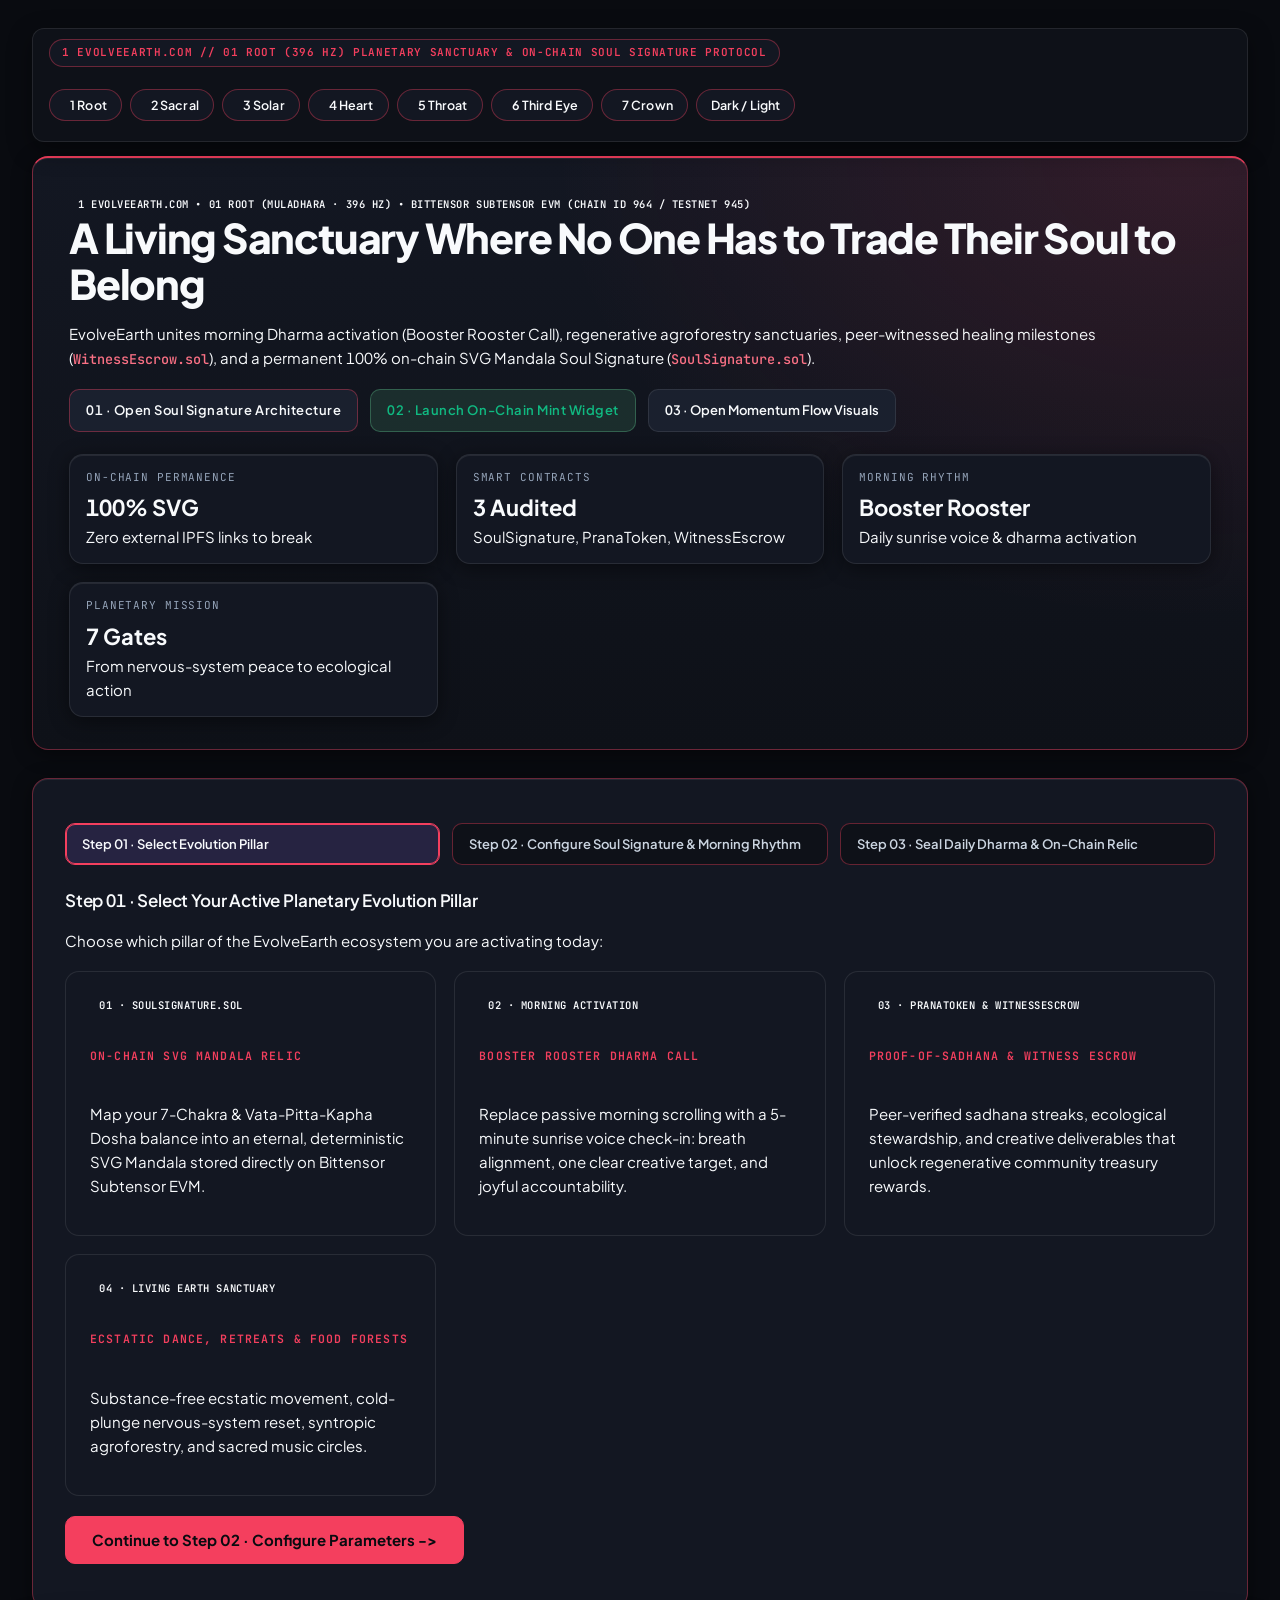
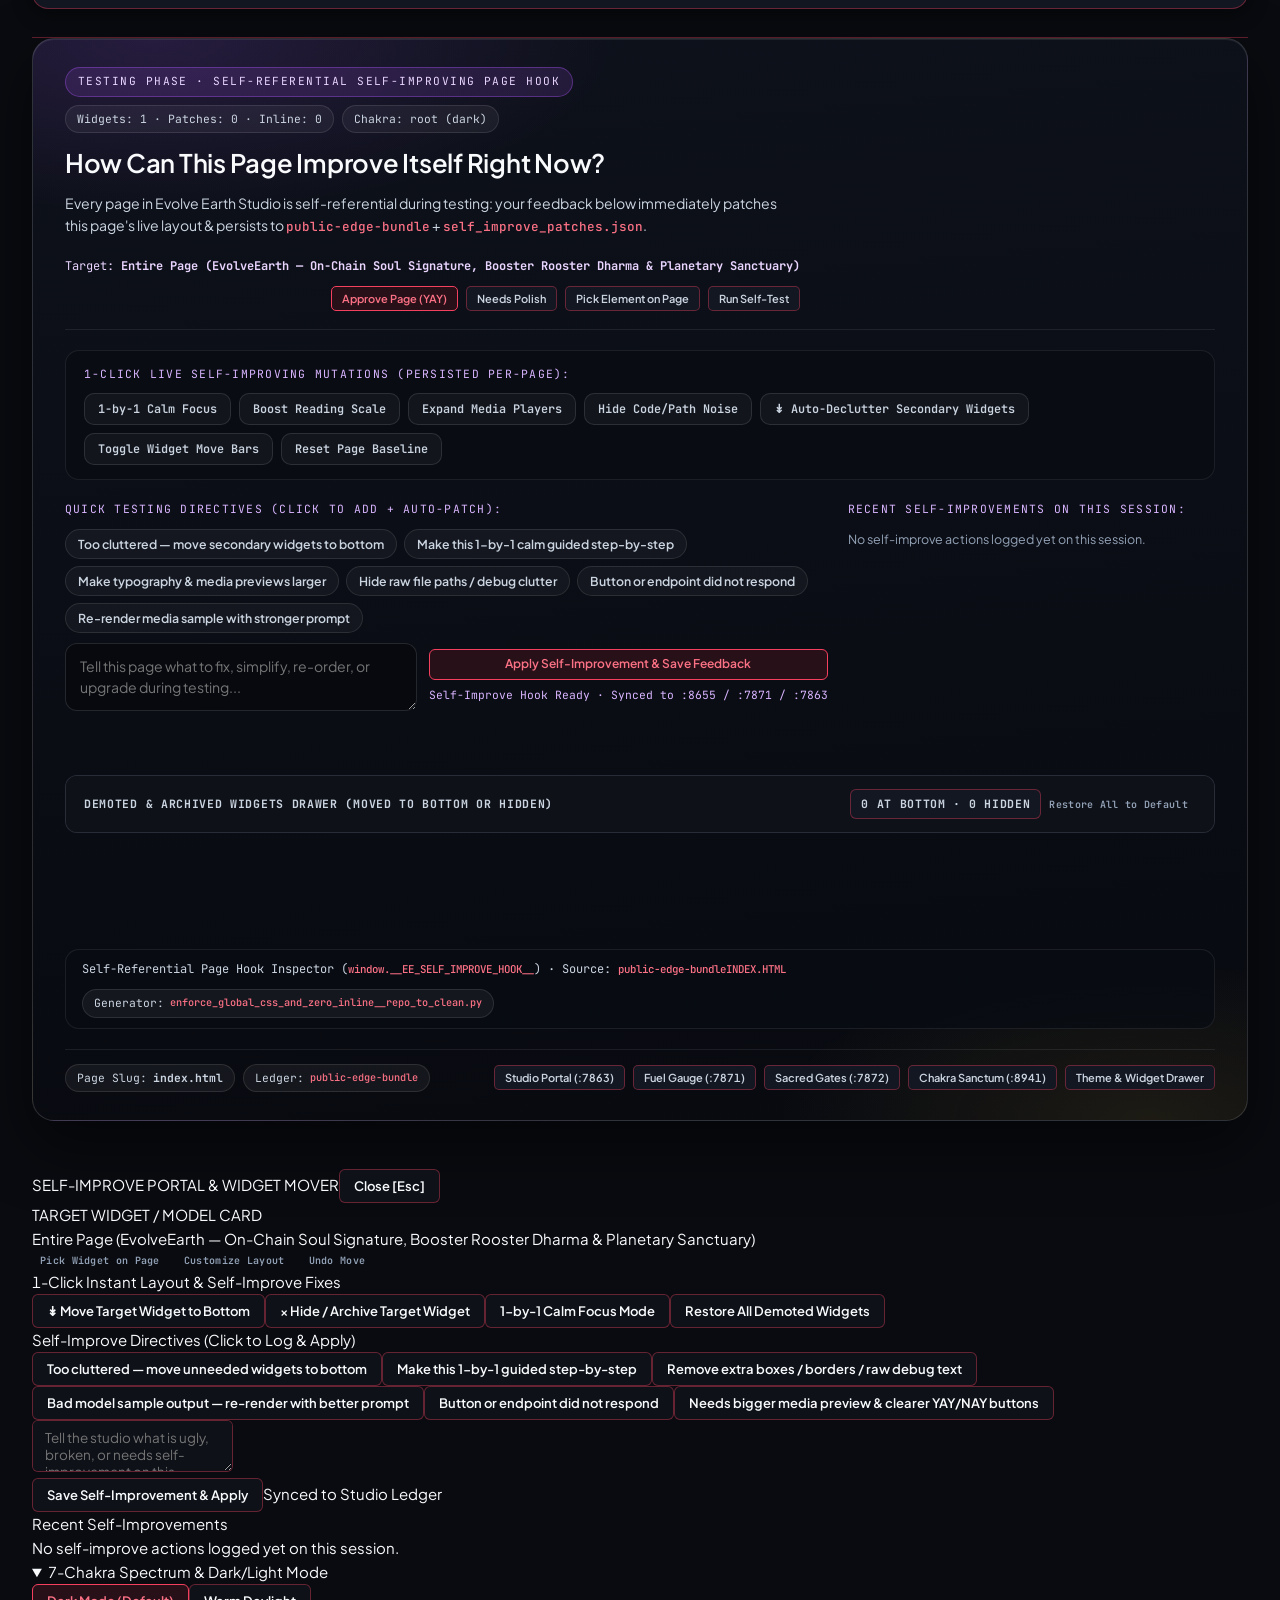
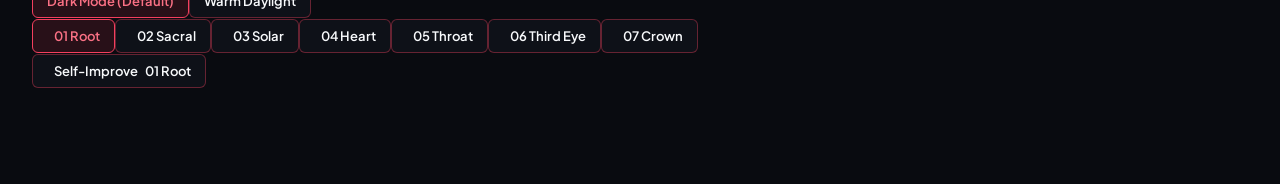
<file: index.html>
<!DOCTYPE html>
<html lang="en" data-theme="dark" data-mode="dark" data-chakra="root">
<head>
<meta charset="utf-8" />
<meta name="viewport" content="width=device-width, initial-scale=1" />
<title>EvolveEarth — On-Chain Soul Signature, Booster Rooster Dharma &amp; Planetary Sanctuary</title>
<link rel="stylesheet" href="evolve-unified-theme.css" />
<script src="refineme-widget.js" defer></script>
</head>
<body>
<div class="chakra-bar">
  <span class="brand-tag">1 EVOLVEEARTH.COM // 01 Root (396 Hz) Planetary Sanctuary & On-Chain Soul Signature Protocol</span>
  <div class="c-pills">
    <button class="c-pill" data-set-chakra="root" onclick="document.documentElement.setAttribute('data-chakra','root');localStorage.setItem('ee_chakra','root')"><span class="c-dot" data-ee-u="506eba1f"></span>1 Root</button>
    <button class="c-pill" data-set-chakra="sacral" onclick="document.documentElement.setAttribute('data-chakra','sacral');localStorage.setItem('ee_chakra','sacral')"><span class="c-dot" data-ee-u="2230de30"></span>2 Sacral</button>
    <button class="c-pill" data-set-chakra="solar" onclick="document.documentElement.setAttribute('data-chakra','solar');localStorage.setItem('ee_chakra','solar')"><span class="c-dot" data-ee-u="b7e55c54"></span>3 Solar</button>
    <button class="c-pill" data-set-chakra="heart" onclick="document.documentElement.setAttribute('data-chakra','heart');localStorage.setItem('ee_chakra','heart')"><span class="c-dot" data-ee-u="d29d2a46"></span>4 Heart</button>
    <button class="c-pill" data-set-chakra="throat" onclick="document.documentElement.setAttribute('data-chakra','throat');localStorage.setItem('ee_chakra','throat')"><span class="c-dot" data-ee-u="c12b0335"></span>5 Throat</button>
    <button class="c-pill" data-set-chakra="thirdeye" onclick="document.documentElement.setAttribute('data-chakra','thirdeye');localStorage.setItem('ee_chakra','thirdeye')"><span class="c-dot" data-ee-u="5b0b6805"></span>6 Third Eye</button>
    <button class="c-pill" data-set-chakra="crown" onclick="document.documentElement.setAttribute('data-chakra','crown');localStorage.setItem('ee_chakra','crown')"><span class="c-dot" data-ee-u="04bf4fe6"></span>7 Crown</button>
    <button class="c-pill" onclick="var d=document.documentElement;var m=d.getAttribute('data-mode')==='light'?'dark':'light';d.setAttribute('data-mode',m);d.setAttribute('data-theme',m);localStorage.setItem('ee_mode',m)">Dark / Light</button>
  </div>
</div>
<div class="wrap">
  <div class="hero">
    <span class="badge">1 EVOLVEEARTH.COM &bull; 01 Root (Muladhara &middot; 396 Hz) &bull; Bittensor Subtensor EVM (Chain ID 964 / Testnet 945)</span>
    <h1>A Living Sanctuary Where No One Has to Trade Their Soul to Belong</h1>
    <p>EvolveEarth unites morning Dharma activation (Booster Rooster Call), regenerative agroforestry sanctuaries, peer-witnessed healing milestones (<code>WitnessEscrow.sol</code>), and a permanent 100% on-chain SVG Mandala Soul Signature (<code>SoulSignature.sol</code>).</p>
    <div class="btn-row">
      <a class="btn btn-primary" href="soul-signature-architecture.html">01 &middot; Open Soul Signature Architecture</a>
      <a class="btn btn-emerald" href="bridge/mint-widget.html">02 &middot; Launch On-Chain Mint Widget</a>
      <a class="btn btn-gold" href="momentum-flow.html">03 &middot; Open Momentum Flow Visuals</a>
    </div>
    <div class="kpi-grid">
      <div class="kpi"><div class="lbl">On-Chain Permanence</div><div class="val">100% SVG</div><div class="hint">Zero external IPFS links to break</div></div>
      <div class="kpi"><div class="lbl">Smart Contracts</div><div class="val">3 Audited</div><div class="hint">SoulSignature, PranaToken, WitnessEscrow</div></div>
      <div class="kpi"><div class="lbl">Morning Rhythm</div><div class="val">Booster Rooster</div><div class="hint">Daily sunrise voice &amp; dharma activation</div></div>
      <div class="kpi"><div class="lbl">Planetary Mission</div><div class="val">7 Gates</div><div class="hint">From nervous-system peace to ecological action</div></div>
    </div>
  </div>

  <section class="ee-walkthrough" aria-label="3-Step Planetary Evolution & Soul Signature Walkthrough">
    <div class="ee-step-rail" role="tablist">
      <button type="button" class="ee-step-btn is-active" onclick="setEeStep(1, this)">Step 01 &middot; Select Evolution Pillar</button>
      <button type="button" class="ee-step-btn" onclick="setEeStep(2, this)">Step 02 &middot; Configure Soul Signature &amp; Morning Rhythm</button>
      <button type="button" class="ee-step-btn" onclick="setEeStep(3, this)">Step 03 &middot; Seal Daily Dharma &amp; On-Chain Relic</button>
    </div>

    <div id="ee-step-1" class="ee-step-panel">
      <h2>Step 01 &middot; Select Your Active Planetary Evolution Pillar</h2>
      <p>Choose which pillar of the EvolveEarth ecosystem you are activating today:</p>
      <div class="ee-choice-grid">
        <div class="ee-choice-card is-selected" data-pillar="mandala" onclick="pickEePillar('mandala', this)">
          <span class="badge">01 &middot; SoulSignature.sol</span>
          <h3>On-Chain SVG Mandala Relic</h3>
          <p>Map your 7-Chakra &amp; Vata-Pitta-Kapha Dosha balance into an eternal, deterministic SVG Mandala stored directly on Bittensor Subtensor EVM.</p>
        </div>
        <div class="ee-choice-card" data-pillar="rooster" onclick="pickEePillar('rooster', this)">
          <span class="badge">02 &middot; Morning Activation</span>
          <h3>Booster Rooster Dharma Call</h3>
          <p>Replace passive morning scrolling with a 5-minute sunrise voice check-in: breath alignment, one clear creative target, and joyful accountability.</p>
        </div>
        <div class="ee-choice-card" data-pillar="escrow" onclick="pickEePillar('escrow', this)">
          <span class="badge">03 &middot; PranaToken &amp; WitnessEscrow</span>
          <h3>Proof-of-Sadhana &amp; Witness Escrow</h3>
          <p>Peer-verified sadhana streaks, ecological stewardship, and creative deliverables that unlock regenerative community treasury rewards.</p>
        </div>
        <div class="ee-choice-card" data-pillar="sanctuary" onclick="pickEePillar('sanctuary', this)">
          <span class="badge">04 &middot; Living Earth Sanctuary</span>
          <h3>Ecstatic Dance, Retreats &amp; Food Forests</h3>
          <p>Substance-free ecstatic movement, cold-plunge nervous-system reset, syntropic agroforestry, and sacred music circles.</p>
        </div>
      </div>
      <div class="ee-transport">
        <button type="button" class="ee-btn-hero" onclick="setEeStep(2, document.querySelectorAll('.ee-step-btn')[1])">Continue to Step 02 &middot; Configure Parameters -&gt;</button>
      </div>
    </div>

    <div id="ee-step-2" class="ee-step-panel" hidden>
      <h2>Step 02 &middot; Configure Your Soul Signature &amp; Daily Dharma Parameters</h2>
      <div class="grid">
        <div class="card">
          <label><strong>Dominant Chakra Gate:</strong>
            <select id="ee-chakra">
              <option value="04 Heart (Anahata - 639 Hz Unconditional Sanctuary)">04 Heart (Anahata &middot; 639 Hz Sanctuary)</option>
              <option value="01 Root (Muladhara - 396 Hz Grounded Stewardship)">01 Root (Muladhara &middot; 396 Hz Grounded Stewardship)</option>
              <option value="02 Sacral (Svadhisthana - 417 Hz Creative Waters)">02 Sacral (Svadhisthana &middot; 417 Hz Creative Waters)</option>
              <option value="03 Solar Plexus (Manipura - 528 Hz Soft Strength)">03 Solar Plexus (Manipura &middot; 528 Hz Soft Strength)</option>
              <option value="05 Throat (Vishuddha - 741 Hz Clear Transmission)">05 Throat (Vishuddha &middot; 741 Hz Clear Transmission)</option>
              <option value="06 Third Eye (Ajna - 852 Hz Sovereign Vision)">06 Third Eye (Ajna &middot; 852 Hz Sovereign Vision)</option>
              <option value="07 Crown (Sahasrara - 963 Hz Planetary Unity)">07 Crown (Sahasrara &middot; 963 Hz Planetary Unity)</option>
            </select>
          </label>
        </div>
        <div class="card">
          <label><strong>Ayurvedic Constitution (Prakriti):</strong>
            <select id="ee-dosha">
              <option value="Tridoshic (Balanced Vata-Pitta-Kapha)">Tridoshic (Balanced Vata-Pitta-Kapha)</option>
              <option value="Vata-Predominant (Ether & Air Visionary)">Vata-Predominant (Ether &amp; Air Visionary)</option>
              <option value="Pitta-Predominant (Fire & Water Builder)">Pitta-Predominant (Fire &amp; Water Builder)</option>
              <option value="Kapha-Predominant (Earth & Water Guardian)">Kapha-Predominant (Earth &amp; Water Guardian)</option>
            </select>
          </label>
        </div>
        <div class="card">
          <label><strong>Today's One Tangible Gift to the Earth:</strong>
            <input type="text" id="ee-intent" value="Ship one clean tool or healing transmission that leaves every nervous system calmer than we found it." />
          </label>
        </div>
      </div>
      <div class="ee-transport">
        <button type="button" class="ee-btn-hero" onclick="buildEeSeal()">Generate Soul Signature &amp; Dharma Seal (Step 03) -&gt;</button>
        <button type="button" class="btn" onclick="setEeStep(1, document.querySelectorAll('.ee-step-btn')[0])">Back to Step 01</button>
      </div>
    </div>

    <div id="ee-step-3" class="ee-step-panel" hidden>
      <h2>Step 03 &middot; Your EvolveEarth Dharma Seal &amp; Smart Contract Links</h2>
      <div id="ee-seal-out" class="res-box">Select your pillar and parameters to generate your Dharma Seal.</div>
      <div class="btn-row">
        <button type="button" class="btn btn-primary" onclick="copyEeSeal()">Copy Dharma Seal &amp; Soul Signature Spec</button>
        <a class="btn btn-emerald" href="bridge/mint-widget.html">Mint On-Chain via Bittensor Bridge</a>
        <a class="btn btn-gold" href="contracts/SoulSignature.sol">Inspect SoulSignature.sol</a>
        <a class="btn" href="contracts/PranaToken.sol">Inspect PranaToken.sol</a>
        <a class="btn" href="contracts/WitnessEscrow.sol">Inspect WitnessEscrow.sol</a>
      </div>
      <span id="ee-copy-msg" class="badge">Ready</span>
    </div>
  </section>
</div>
<script>
var ACTIVE_PILLAR = 'mandala';
var PILLAR_DESC = {
  mandala: "On-Chain Soul Signature SVG Mandala (SoulSignature.sol): Deterministic 7-Chakra sacred geometry rendered permanently inside Subtensor EVM bytecode.",
  rooster: "Morning Booster Rooster Dharma Call: 6 slow coherent breaths at sunrise, speaking your highest priority aloud, and removing one Inner Obstruction.",
  escrow: "Proof-of-Sadhana & Witness Escrow (PranaToken.sol + WitnessEscrow.sol): Peer-witnessed habit completion and regenerative ecological action.",
  sanctuary: "Living Earth Sanctuary: Barefoot earthing (7.83 Hz Schumann resonance), clean spring water, syntropic food forests, and substance-free ecstatic celebration."
};
function setEeStep(n, btn) {
  [1, 2, 3].forEach(function(i) {
    var el = document.getElementById('ee-step-' + i);
    if (el) el.hidden = (i !== n);
  });
  document.querySelectorAll('.ee-step-btn').forEach(function(b) { b.classList.remove('is-active'); });
  if (btn) btn.classList.add('is-active');
}
function pickEePillar(k, card) {
  ACTIVE_PILLAR = k;
  document.querySelectorAll('.ee-choice-card').forEach(function(c) { c.classList.remove('is-selected'); });
  if (card) card.classList.add('is-selected');
}
function buildEeSeal() {
  var c = document.getElementById('ee-chakra').value;
  var d = document.getElementById('ee-dosha').value;
  var intent = document.getElementById('ee-intent').value;
  var html = '<h3>EvolveEarth Daily Dharma &amp; On-Chain Soul Signature Spec</h3>' +
    '<p><strong>Active Evolution Pillar:</strong> ' + PILLAR_DESC[ACTIVE_PILLAR] + '</p>' +
    '<p><strong>Dominant Chakra Gate:</strong> ' + c + '</p>' +
    '<p><strong>Ayurvedic Constitution:</strong> ' + d + '</p>' +
    '<p><strong>Tangible Daily Gift:</strong> ' + intent + '</p>' +
    '<p><strong>Healing Principle (Via Negativa):</strong> The body and the Earth already know how to heal; our job is to stop obstructing the flow of prana, truth, and living water.</p>';
  document.getElementById('ee-seal-out').innerHTML = html;
  setEeStep(3, document.querySelectorAll('.ee-step-btn')[2]);
}
function copyEeSeal() {
  var txt = document.getElementById('ee-seal-out').innerText;
  navigator.clipboard.writeText(txt);
  document.getElementById('ee-copy-msg').textContent = 'Copied EvolveEarth Dharma Seal to clipboard';
}
buildEeSeal();
setEeStep(1, document.querySelectorAll('.ee-step-btn')[0]);
</script>
</body>
</html>
</file>
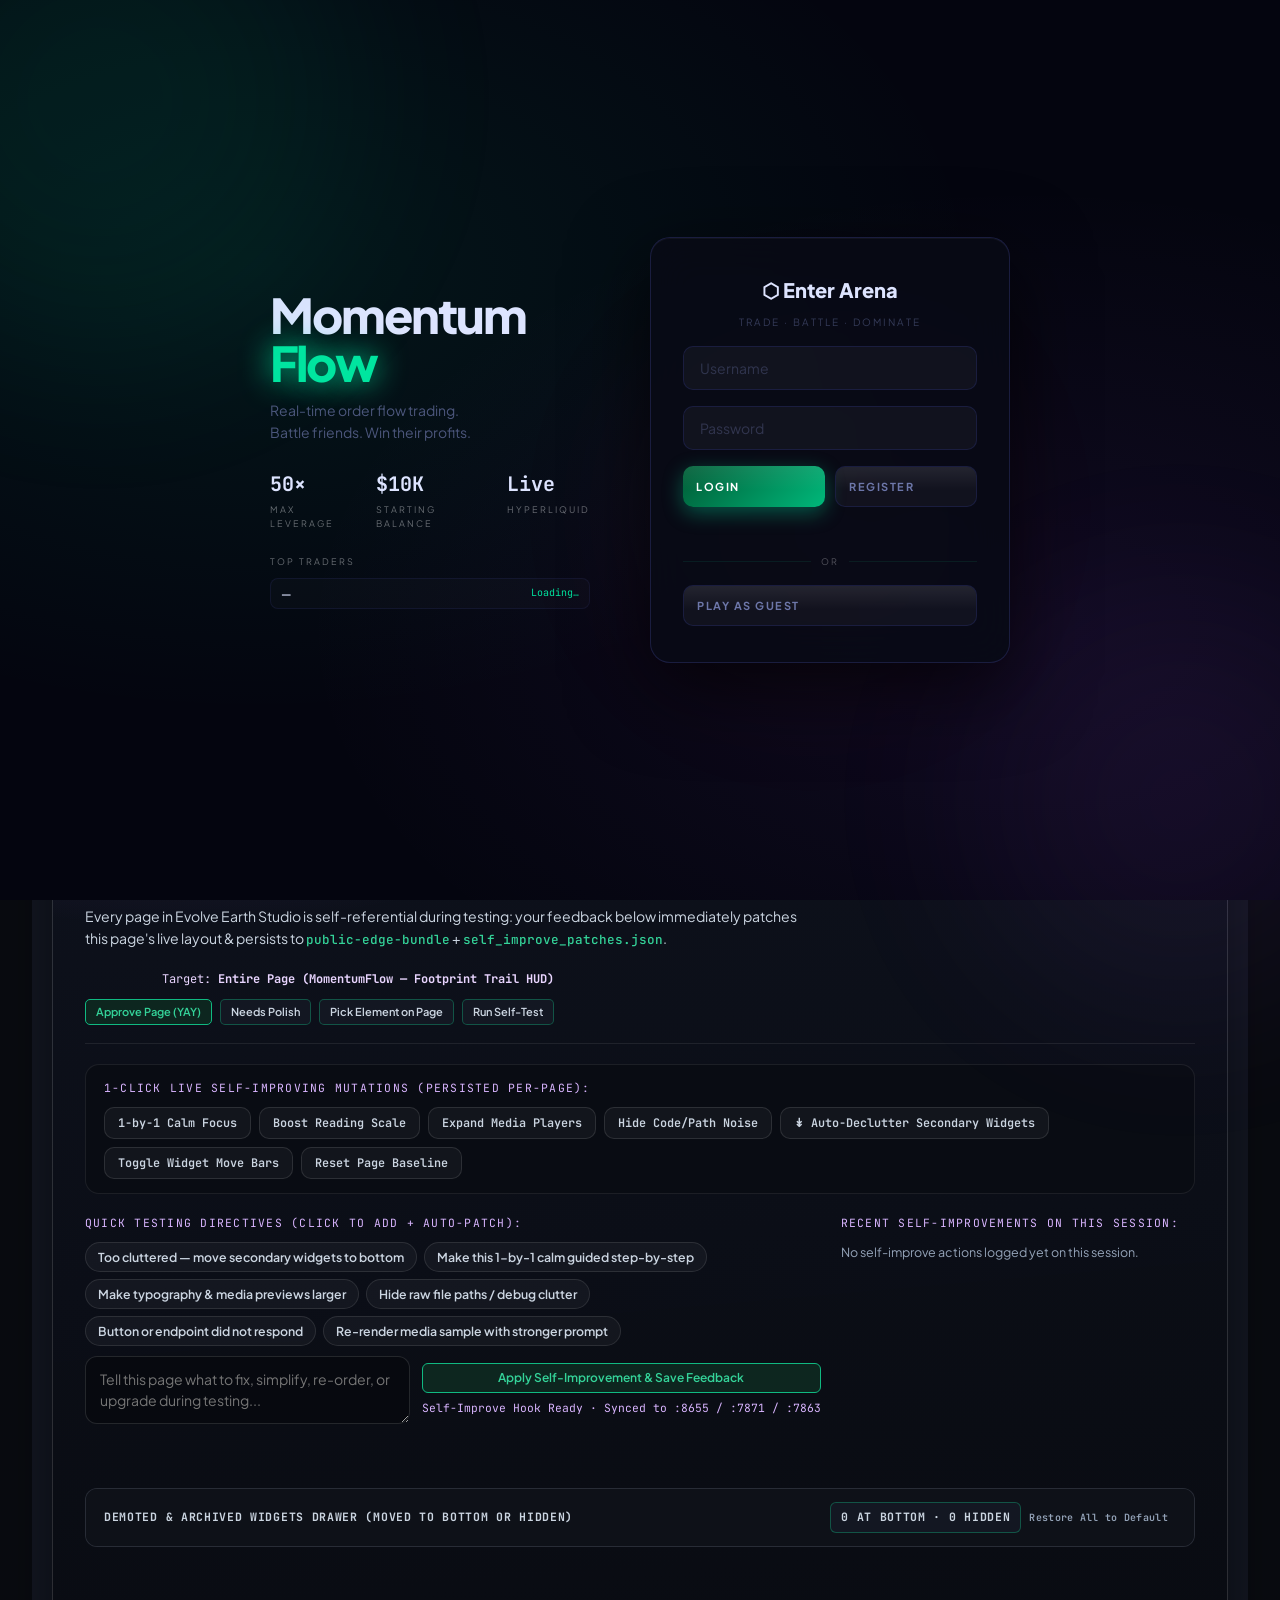
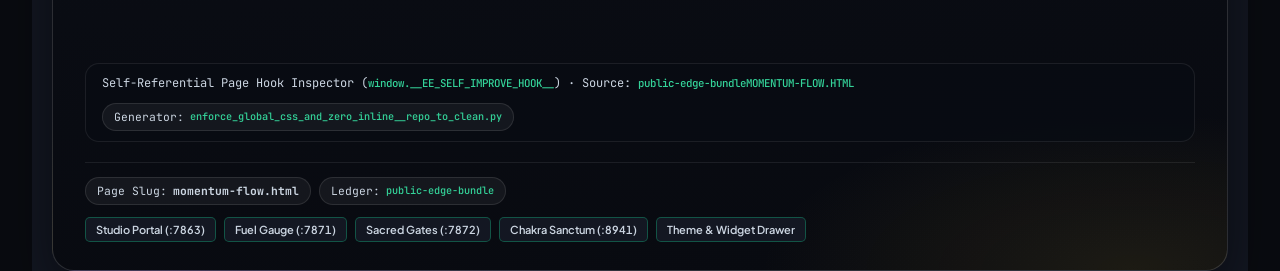
<file: momentum-flow.html>
<!DOCTYPE html>
<html lang="en">
<head>
<link rel="stylesheet" href="evolve-unified-theme.css" />
<script src="refineme-widget.js" defer></script>
<meta charset="UTF-8">
<meta name="viewport" content="width=device-width, initial-scale=1.0">
<title>MomentumFlow — Footprint Trail HUD</title>
<link href="https://fonts.googleapis.com/css2?family=Inter:wght@300;400;600;700;900&family=JetBrains+Mono:wght@400;600;700&display=swap" rel="stylesheet">
<style>
:root {
  --bg:     #04050f;
  --panel:  rgba(8, 10, 22, 0.96);
  --border: rgba(28, 32, 68, 0.8);
  --buy:    #00e5a0;
  --sell:   #ff3366;
  --flat:   #4a5580;
  --dim:    #6b75a8;
  --bright: #dde4ff;
  --gold:   #ffcc44;
  --warn:   #ff8c00;
  --mono:   'JetBrains Mono', 'Courier New', monospace;
  --sans:   'Inter', system-ui, -apple-system, sans-serif;
}

* { margin:0; padding:0; box-sizing:border-box; }

body {
  background: var(--bg);
  color: var(--dim);
  font-family: var(--sans);
  width: 100vw; height: 100vh;
  display: grid;
  grid-template-rows: 56px 1fr 80px;
  grid-template-columns: 1fr 284px;
  overflow: hidden;
  user-select: none;
}

/* ── HEADER ── */
header {
  grid-column: 1 / -1;
  background: var(--panel);
  border-bottom: 1px solid var(--border);
  display: flex; align-items: center;
  padding: 0 20px; gap: 20px;
  backdrop-filter: blur(20px);
  z-index: 10;
}

.logo {
  font-size: 12px; font-weight: 700;
  letter-spacing: 4px; text-transform: uppercase;
  color: var(--bright);
  display: flex; align-items: center; gap: 8px;
}
.logo-dot {
  width: 8px; height: 8px; border-radius: 50%;
  background: var(--buy);
  box-shadow: 0 0 10px var(--buy);
  animation: pulse 1.2s ease-in-out infinite alternate;
}
@keyframes pulse { from { opacity:1; transform:scale(1); } to { opacity:0.3; transform:scale(0.6); } }

.price-main {
  font-family: var(--mono);
  font-size: 26px; font-weight: 700;
  color: var(--bright);
  letter-spacing: -1px;
}
.price-delta {
  font-size: 12px; font-weight: 600;
  padding: 4px 10px; border-radius: 20px;
  transition: all 0.3s;
}
.price-delta.up   { background: rgba(0,229,160,0.15); color: var(--buy); }
.price-delta.down { background: rgba(255,51,102,0.15); color: var(--sell); }

.phase-badge {
  font-size: 10px; font-weight: 700;
  letter-spacing: 3px; text-transform: uppercase;
  padding: 5px 14px; border-radius: 20px;
  border: 1px solid; transition: all 0.4s;
}
.phase-badge.BULL { color: var(--buy);  border-color: rgba(0,229,160,0.5); background: rgba(0,229,160,0.08); text-shadow: 0 0 12px var(--buy); }
.phase-badge.BEAR { color: var(--sell); border-color: rgba(255,51,102,0.5); background: rgba(255,51,102,0.08); text-shadow: 0 0 12px var(--sell); }
.phase-badge.FLAT { color: var(--flat); border-color: rgba(74,85,128,0.4);  background: rgba(74,85,128,0.06); }

.hdr-btns { margin-left: auto; display: flex; gap: 10px; align-items: center; }
.hdr-btn {
  font-size: 10px; font-weight: 600;
  letter-spacing: 2px; text-transform: uppercase;
  padding: 5px 14px; border-radius: 6px;
  border: 1px solid var(--border);
  background: transparent; color: var(--dim);
  cursor: pointer; transition: all 0.2s;
}
.hdr-btn:hover  { border-color: var(--bright); color: var(--bright); }
.hdr-btn.active { border-color: var(--warn); color: var(--warn); }
.hdr-btn.preset { border-color: rgba(168,85,247,0.4); color: #a855f7; }
.hdr-btn.preset:hover { background: rgba(168,85,247,0.1); }

/* Live toggle button */
.hdr-btn.live-btn { border-color: rgba(0,229,160,0.4); color: var(--buy); }
.hdr-btn.live-btn:hover { background: rgba(0,229,160,0.1); }
.hdr-btn.live-btn.live-active { background: rgba(0,229,160,0.15); border-color: var(--buy); color: var(--buy); }

/* Live indicator dot */
.live-indicator {
  display: none; align-items: center; gap: 5px;
  font-size: 9px; font-weight: 700;
  letter-spacing: 2px; text-transform: uppercase;
  color: var(--buy);
}
.live-indicator.visible { display: flex; }
.live-dot {
  width: 7px; height: 7px; border-radius: 50%;
  background: var(--buy);
  box-shadow: 0 0 8px var(--buy);
  animation: livePulse 1s ease-in-out infinite;
}
@keyframes livePulse {
  0%, 100% { opacity: 1; box-shadow: 0 0 8px var(--buy); }
  50%       { opacity: 0.4; box-shadow: 0 0 3px var(--buy); }
}

/* Coin input */
.coin-input-wrap {
  display: none; align-items: center; gap: 4px;
  font-size: 9px; color: var(--dim);
}
.coin-input-wrap.visible { display: flex; }
.coin-input {
  font-family: var(--mono); font-size: 10px; font-weight: 600;
  background: rgba(28,32,68,0.5); color: var(--bright);
  border: 1px solid var(--border); border-radius: 4px;
  padding: 3px 6px; width: 52px; text-transform: uppercase;
  outline: none;
}
.coin-input:focus { border-color: var(--buy); }

.pair-label {
  font-size: 10px; letter-spacing: 2px; text-transform: uppercase;
  color: var(--dim); opacity: 0.5;
}
.pyth-badge {
  color: #a855f7;
  text-shadow: 0 0 10px rgba(168,85,247,0.7);
  font-weight: 700;
}

/* ── MAIN CHART ── */
#chartWrap {
  position: relative;
  overflow: hidden;
  background: var(--bg);
}
#chart { display: block; }

/* Floating HUD elements on chart */
.hud-corner {
  position: absolute;
  top: 16px; left: 16px;
  display: flex; flex-direction: column; gap: 4px;
  pointer-events: none;
}
.hud-stat {
  font-family: var(--mono);
  font-size: 10px; font-weight: 600;
  letter-spacing: 1px; text-transform: uppercase;
  opacity: 0.6;
}
.hud-stat span { opacity: 1; }

/* ── CONTROL PANEL ── */
#panel {
  background: var(--panel);
  border-left: 1px solid var(--border);
  overflow-y: auto; overflow-x: hidden;
  padding: 16px 14px;
  display: flex; flex-direction: column; gap: 4px;
  scrollbar-width: thin;
  scrollbar-color: var(--border) transparent;
  grid-row: 2;
}
#panel::-webkit-scrollbar { width: 4px; }
#panel::-webkit-scrollbar-thumb { background: var(--border); border-radius: 2px; }

.panel-section { margin-bottom: 4px; }

.panel-section-hdr {
  font-size: 9px; font-weight: 700;
  letter-spacing: 3px; text-transform: uppercase;
  color: var(--dim); opacity: 0.5;
  padding: 10px 0 6px;
  border-top: 1px solid var(--border);
  display: flex; justify-content: space-between; align-items: center;
  cursor: pointer;
}
.panel-section-hdr:first-child { border-top: none; padding-top: 0; }
.panel-section-hdr .toggle-icon { font-size: 8px; opacity: 0.5; transition: transform 0.2s; }
.panel-section-hdr.collapsed .toggle-icon { transform: rotate(-90deg); }
.panel-section-body { display: flex; flex-direction: column; gap: 2px; }
.panel-section-body.collapsed { display: none; }

/* Preset buttons */
.preset-row { display: grid; grid-template-columns: 1fr 1fr 1fr; gap: 6px; margin-bottom: 12px; }
.preset-btn {
  font-size: 9px; font-weight: 700;
  letter-spacing: 1px; text-transform: uppercase;
  padding: 7px 4px; border-radius: 6px;
  border: 1px solid var(--border);
  background: transparent; color: var(--dim);
  cursor: pointer; transition: all 0.2s; text-align: center;
}
.preset-btn:hover { color: var(--bright); border-color: var(--bright); }
.preset-btn.active { background: rgba(0,229,160,0.1); border-color: var(--buy); color: var(--buy); }

/* Knob row */
.knob {
  display: flex; flex-direction: column; gap: 4px;
  padding: 6px 0;
}
.knob-row {
  display: flex; justify-content: space-between; align-items: center;
}
.knob-label {
  font-size: 10px; color: var(--dim); opacity: 0.8;
  white-space: nowrap; overflow: hidden; text-overflow: ellipsis;
  max-width: 150px;
}
.knob-val {
  font-family: var(--mono);
  font-size: 10px; font-weight: 600;
  color: var(--bright); min-width: 48px; text-align: right;
}
input[type=range] {
  -webkit-appearance: none;
  width: 100%; height: 3px;
  background: var(--border); border-radius: 2px; outline: none;
  cursor: pointer;
}
input[type=range]::-webkit-slider-thumb {
  -webkit-appearance: none;
  width: 12px; height: 12px; border-radius: 50%;
  background: var(--bright);
  box-shadow: 0 0 6px rgba(221,228,255,0.5);
  transition: transform 0.1s;
}
input[type=range]::-webkit-slider-thumb:hover { transform: scale(1.3); }
input[type=range]::-moz-range-thumb {
  width: 12px; height: 12px; border-radius: 50%;
  background: var(--bright); border: none;
}

/* Toggle knobs */
.knob-toggle {
  display: flex; gap: 4px;
}
.tog-btn {
  flex: 1; font-size: 9px; font-weight: 600;
  letter-spacing: 1px; text-transform: uppercase;
  padding: 4px 2px; border-radius: 4px;
  border: 1px solid var(--border);
  background: transparent; color: var(--dim);
  cursor: pointer; text-align: center; transition: all 0.15s;
}
.tog-btn.active { background: rgba(221,228,255,0.08); border-color: var(--bright); color: var(--bright); }

/* ── FOOTER ── */
footer {
  grid-column: 1 / -1;
  background: var(--panel);
  border-top: 1px solid var(--border);
  display: flex; align-items: center;
  padding: 0 20px; gap: 32px;
}

.foot-metric { display: flex; flex-direction: column; gap: 2px; min-width: 80px; }
.foot-label {
  font-size: 8px; font-weight: 600;
  letter-spacing: 2px; text-transform: uppercase; opacity: 0.4;
}
.foot-val {
  font-family: var(--mono);
  font-size: 20px; font-weight: 700;
  color: var(--bright); transition: color 0.3s;
}
.foot-val.pos { color: var(--buy); }
.foot-val.neg { color: var(--sell); }
.foot-val.warn { color: var(--warn); animation: flashWarn 0.5s ease-in-out infinite alternate; }
@keyframes flashWarn { from { opacity:1; } to { opacity:0.4; } }

/* Momentum velocity bar */
.vel-wrap { flex: 1; display: flex; flex-direction: column; gap: 6px; }
.vel-label { font-size: 8px; font-weight: 600; letter-spacing: 2px; text-transform: uppercase; opacity: 0.4; }
.vel-track {
  height: 8px; background: rgba(255,255,255,0.04);
  border-radius: 4px; overflow: hidden;
  position: relative;
}
.vel-center {
  position: absolute; left: 50%; top: 0;
  width: 1px; height: 100%;
  background: rgba(255,255,255,0.15);
}
.vel-fill {
  position: absolute; top: 0; height: 100%;
  border-radius: 4px;
  transition: all 0.25s ease;
}

/* order book mini tape */
.tape-wrap { width: 120px; display: flex; flex-direction: column; gap: 2px; overflow: hidden; }
.tape-row {
  display: flex; justify-content: space-between;
  font-family: var(--mono); font-size: 9px;
  padding: 1px 4px; border-radius: 2px;
  animation: tapein 0.1s ease-out;
}
@keyframes tapein { from { opacity:0; transform: translateX(-6px); } to { opacity:1; transform:none; } }
.tape-row.buy { color: var(--buy); background: rgba(0,229,160,0.06); }
.tape-row.sell { color: var(--sell); background: rgba(255,51,102,0.06); }

/* ── LOGIN OVERLAY ── */
#loginOverlay {
  position:fixed;inset:0;z-index:200;
  background:radial-gradient(ellipse at 20% 30%, rgba(0,229,160,0.08) 0%, transparent 50%),
             radial-gradient(ellipse at 80% 70%, rgba(168,85,247,0.08) 0%, transparent 50%),
             #04050f;
  display:flex;align-items:center;justify-content:center;gap:60px;
  overflow:hidden;
}
#loginOverlay.hidden{display:none;}
.login-left {
  display:flex;flex-direction:column;gap:24px;max-width:320px;
}
.login-hero-title {
  font-size:48px;font-weight:900;color:var(--bright);letter-spacing:-2px;line-height:1;
}
.login-hero-title span { color:var(--buy);text-shadow:0 0 30px var(--buy); }
.login-hero-sub { font-size:14px;color:var(--dim);opacity:0.7;line-height:1.6; }
.login-stats-row { display:flex;gap:20px; }
.login-stat { display:flex;flex-direction:column;gap:3px; }
.login-stat-val { font-family:var(--mono);font-size:20px;font-weight:700;color:var(--bright); }
.login-stat-lbl { font-size:9px;letter-spacing:2px;text-transform:uppercase;opacity:0.4; }
.login-box {
  background:rgba(8,10,22,0.9);
  border:1px solid rgba(28,32,68,0.9);
  border-radius:20px;padding:36px 32px;width:360px;
  display:flex;flex-direction:column;gap:16px;
  box-shadow:0 24px 80px rgba(0,0,0,0.7),inset 0 1px 0 rgba(255,255,255,0.04);
  backdrop-filter:blur(20px);
}
.login-form-title { font-size:20px;font-weight:800;color:var(--bright);text-align:center; }
.login-form-sub { font-size:10px;letter-spacing:2px;text-transform:uppercase;color:var(--dim);opacity:0.45;text-align:center;margin-top:-8px; }
.login-input {
  background:rgba(255,255,255,0.04);border:1px solid rgba(28,32,68,0.9);border-radius:10px;
  padding:12px 16px;color:var(--bright);font-size:14px;font-family:var(--sans);outline:none;
  transition:all 0.2s;width:100%;
}
.login-input:focus { border-color:var(--buy);background:rgba(0,229,160,0.04);box-shadow:0 0 0 3px rgba(0,229,160,0.08); }
.login-input::placeholder { color:var(--dim);opacity:0.35; }
.login-btn-row { display:grid;grid-template-columns:1fr 1fr;gap:10px; }
.login-btn {
  font-size:11px;font-weight:700;letter-spacing:1.5px;text-transform:uppercase;
  padding:13px;border-radius:10px;border:none;cursor:pointer;transition:all 0.2s;
  position:relative;overflow:hidden;
}
.login-btn::after { content:'';position:absolute;inset:0;background:linear-gradient(180deg,rgba(255,255,255,0.08) 0%,transparent 60%); }
.login-btn.primary { background:linear-gradient(135deg,#005c36,#00b87a);color:#fff;box-shadow:0 6px 20px rgba(0,229,160,0.35); }
.login-btn.primary:hover { box-shadow:0 8px 28px rgba(0,229,160,0.6);transform:translateY(-1px); }
.login-btn.secondary { background:rgba(255,255,255,0.04);border:1px solid rgba(28,32,68,0.9);color:var(--dim); }
.login-btn.secondary:hover { border-color:var(--bright);color:var(--bright); }
.login-err { font-size:11px;color:var(--sell);text-align:center;min-height:16px; }
.login-divider { display:flex;align-items:center;gap:10px;font-size:9px;opacity:0.3;text-transform:uppercase;letter-spacing:2px; }
.login-divider::before,.login-divider::after { content:'';flex:1;height:1px;background:var(--border); }
.login-top-traders { display:flex;flex-direction:column;gap:6px; }
.login-top-row {
  display:flex;justify-content:space-between;align-items:center;
  font-size:11px;padding:6px 10px;border-radius:8px;
  background:rgba(255,255,255,0.02);border:1px solid rgba(28,32,68,0.5);
}
.login-top-name { font-weight:600;color:var(--bright); }
.login-top-bal { font-family:var(--mono);font-size:10px;color:var(--buy); }

/* ── BATTLE DOCK ── */
#battleDock {
  position: absolute;
  top: 18px; left: 18px;
  width: 210px;
  background: rgba(6,7,18,0.92);
  border: 1px solid rgba(28,32,68,0.9);
  border-radius: 14px; padding: 14px;
  backdrop-filter: blur(24px);
  display: flex; flex-direction: column; gap: 8px;
  box-shadow: 0 8px 40px rgba(0,0,0,0.6), inset 0 1px 0 rgba(255,255,255,0.04);
  z-index: 20;
}
.battle-title {
  font-size: 9px; font-weight: 700; letter-spacing: 3px; text-transform: uppercase;
  color: var(--dim); opacity: 0.5; text-align: center;
}
.battle-input {
  background: rgba(255,255,255,0.04);
  border: 1px solid var(--border); border-radius: 6px;
  padding: 7px 10px; color: var(--bright); font-size: 12px;
  font-family: var(--mono); text-transform: uppercase; outline: none; width: 100%;
  letter-spacing: 2px;
}
.battle-input:focus { border-color: rgba(168,85,247,0.7); }
.battle-btn {
  width: 100%; font-size: 10px; font-weight: 700;
  letter-spacing: 2px; text-transform: uppercase;
  padding: 9px; border-radius: 7px; border: none; cursor: pointer; transition: all 0.18s;
}
.battle-btn.create {
  background: linear-gradient(135deg,#2d0060,#7c3aed);
  color:#fff; box-shadow:0 4px 16px rgba(124,58,237,0.3);
}
.battle-btn.create:hover { box-shadow:0 6px 24px rgba(124,58,237,0.6); transform:translateY(-1px); }
.battle-btn.join {
  background: linear-gradient(135deg,#1a3a6b,#2563eb);
  color:#fff; box-shadow:0 4px 14px rgba(37,99,235,0.3);
}
.battle-btn.join:hover { box-shadow:0 6px 22px rgba(37,99,235,0.55); transform:translateY(-1px); }
.battle-btn.end {
  background: linear-gradient(135deg,#4a0015,#cc1144);
  color:#fff; box-shadow:0 4px 14px rgba(255,51,102,0.3);
}

/* Battle status + opponent panel */
.battle-room-code {
  font-family: var(--mono); font-size: 20px; font-weight: 900;
  color: #a855f7; text-align: center; letter-spacing: 4px;
  text-shadow: 0 0 16px #a855f7;
}
.battle-status {
  font-size: 9px; letter-spacing: 2px; text-transform: uppercase;
  text-align: center; opacity: 0.5;
}
.opp-row { display: flex; justify-content: space-between; align-items: center; font-size: 11px; }
.opp-name { font-weight: 700; color: var(--bright); }
.opp-pnl { font-family: var(--mono); font-weight: 700; font-size: 14px; }
.opp-pnl.pos { color: var(--buy); }
.opp-pnl.neg { color: var(--sell); }
.opp-roe { font-family: var(--mono); font-size: 10px; opacity: 0.6; }
.vs-divider {
  display: flex; align-items: center; gap: 6px; font-size: 10px;
  color: var(--dim); opacity: 0.4;
}
.vs-divider::before,.vs-divider::after {
  content:''; flex:1; height:1px; background:var(--border);
}

/* Battle result modal */
#battleResultModal {
  display: none; position: fixed; inset: 0; z-index: 300;
  align-items: center; justify-content: center;
  background: rgba(4,5,15,0.88); backdrop-filter: blur(16px);
}
#battleResultModal.visible { display: flex; }
.battle-result-box {
  background: rgba(8,10,22,0.99);
  border-radius: 20px; padding: 40px 36px;
  width: 360px; text-align: center;
  display: flex; flex-direction: column; gap: 16px;
  animation: popIn 0.35s cubic-bezier(0.34,1.56,0.64,1);
}
@keyframes popIn { from{transform:scale(0.7);opacity:0} to{transform:scale(1);opacity:1} }
.br-title { font-size: 11px; letter-spacing: 4px; text-transform: uppercase; opacity: 0.5; }
.br-winner { font-size: 28px; font-weight: 900; color: var(--buy); text-shadow: 0 0 20px var(--buy); }
.br-prize  { font-family: var(--mono); font-size: 40px; font-weight: 900; color: var(--gold); text-shadow: 0 0 24px var(--gold); }
.br-sub    { font-size: 11px; opacity: 0.5; }
.br-scores { display: flex; justify-content: space-around; padding: 12px 0; border-top: 1px solid var(--border); }
.br-score  { display: flex; flex-direction: column; gap: 4px; }
.br-score-name { font-size: 10px; opacity: 0.5; }
.br-score-val  { font-family: var(--mono); font-weight: 700; font-size: 16px; }

/* Balance in header */
.hdr-balance {
  font-family: var(--mono); font-size: 13px; font-weight: 700;
  color: var(--buy); padding: 4px 12px; border-radius: 20px;
  background: rgba(0,229,160,0.08); border: 1px solid rgba(0,229,160,0.2);
}
.hdr-user {
  font-size: 10px; letter-spacing: 1px; color: var(--dim);
  opacity: 0.7; display: flex; align-items: center; gap: 6px;
}

/* ── TRADE DOCK ── */
#tradeDock {
  position: absolute;
  bottom: 18px; left: 18px;
  width: 230px;
  background: rgba(6, 7, 18, 0.92);
  border: 1px solid rgba(28,32,68,0.9);
  border-radius: 14px;
  padding: 16px;
  backdrop-filter: blur(24px);
  display: flex; flex-direction: column; gap: 10px;
  box-shadow: 0 8px 40px rgba(0,0,0,0.6), inset 0 1px 0 rgba(255,255,255,0.04);
  z-index: 20;
}
.dock-title {
  font-size: 9px; font-weight: 700; letter-spacing: 3px; text-transform: uppercase;
  color: var(--dim); opacity: 0.5; text-align: center;
}

/* Leverage slider */
.lev-wrap { display: flex; flex-direction: column; gap: 5px; }
.lev-row   { display: flex; justify-content: space-between; align-items: baseline; }
.lev-label { font-size: 9px; letter-spacing: 2px; text-transform: uppercase; opacity: 0.45; }
.lev-val {
  font-family: var(--mono); font-size: 18px; font-weight: 900;
  color: var(--bright); transition: color 0.3s;
  text-shadow: 0 0 12px currentColor;
}
.lev-val.low  { color: var(--buy); }
.lev-val.mid  { color: var(--gold); }
.lev-val.high { color: var(--warn); }
.lev-val.max  { color: var(--sell); animation: flashWarn 0.4s infinite alternate; }

/* Custom leverage track */
.lev-track-wrap { position: relative; height: 10px; }
#levSlider {
  -webkit-appearance: none;
  width: 100%; height: 10px; border-radius: 5px;
  background: linear-gradient(to right,
    rgba(0,229,160,0.7) 0%,
    rgba(255,204,68,0.7) 40%,
    rgba(255,140,0,0.7)  70%,
    rgba(255,51,102,0.9) 100%);
  outline: none; cursor: pointer;
}
#levSlider::-webkit-slider-thumb {
  -webkit-appearance: none;
  width: 18px; height: 18px; border-radius: 50%;
  background: var(--bright);
  border: 2px solid rgba(255,255,255,0.3);
  box-shadow: 0 0 14px rgba(255,255,255,0.6), 0 2px 6px rgba(0,0,0,0.5);
  cursor: pointer; transition: transform 0.1s, box-shadow 0.2s;
}
#levSlider::-webkit-slider-thumb:hover { transform: scale(1.25); box-shadow: 0 0 22px rgba(255,255,255,0.9); }
.lev-ticks {
  display: flex; justify-content: space-between;
  font-size: 8px; opacity: 0.3; font-family: var(--mono);
  margin-top: 3px;
}

/* Size row */
.size-row {
  display: flex; justify-content: space-between; align-items: center;
  font-size: 10px;
}
.size-label { opacity: 0.4; letter-spacing: 1px; text-transform: uppercase; font-size: 9px; }
.size-val { font-family: var(--mono); font-weight: 600; color: var(--bright); }

/* Long / Short buttons */
.trade-btns { display: grid; grid-template-columns: 1fr 1fr; gap: 8px; }
.trade-btn {
  font-size: 11px; font-weight: 800; letter-spacing: 2px; text-transform: uppercase;
  padding: 10px 4px; border-radius: 8px; border: none;
  cursor: pointer; transition: all 0.18s;
  position: relative; overflow: hidden;
}
.trade-btn::after {
  content: ''; position: absolute; inset: 0;
  background: linear-gradient(180deg, rgba(255,255,255,0.08) 0%, transparent 60%);
  border-radius: inherit;
}
.trade-btn:active { transform: scale(0.96); }
.long-btn {
  background: linear-gradient(135deg, #007a54 0%, #00b87a 100%);
  color: #fff; box-shadow: 0 4px 16px rgba(0,229,160,0.3);
}
.long-btn:hover { box-shadow: 0 6px 24px rgba(0,229,160,0.55); transform: translateY(-1px); }
.short-btn {
  background: linear-gradient(135deg, #8c0026 0%, #d42055 100%);
  color: #fff; box-shadow: 0 4px 16px rgba(255,51,102,0.3);
}
.short-btn:hover { box-shadow: 0 6px 24px rgba(255,51,102,0.55); transform: translateY(-1px); }
.trade-btn:disabled { opacity: 0.25; cursor: not-allowed; transform: none; box-shadow: none; }

/* P&L display */
#pnlPanel {
  display: none; flex-direction: column; gap: 6px;
  border-top: 1px solid var(--border); padding-top: 10px;
}
#pnlPanel.visible { display: flex; }
.pnl-row { display: flex; justify-content: space-between; font-size: 10px; }
.pnl-key  { opacity: 0.4; letter-spacing: 1px; text-transform: uppercase; font-size: 9px; }
.pnl-num  { font-family: var(--mono); font-weight: 700; font-size: 13px; }
.pnl-num.pos { color: var(--buy);  text-shadow: 0 0 10px var(--buy); }
.pnl-num.neg { color: var(--sell); text-shadow: 0 0 10px var(--sell); }
.pnl-roe { font-size: 22px; font-weight: 900; font-family: var(--mono); text-align: center; margin: 2px 0; }
.pnl-roe.pos { color: var(--buy); }
.pnl-roe.neg { color: var(--sell); animation: flashWarn 0.5s infinite alternate; }

/* Close button */
#closeBtn {
  display: none; width: 100%;
  font-size: 11px; font-weight: 800; letter-spacing: 3px; text-transform: uppercase;
  padding: 11px; border-radius: 8px; border: none;
  background: linear-gradient(135deg, #4a0015 0%, #cc1144 100%);
  color: #fff; cursor: pointer;
  box-shadow: 0 4px 20px rgba(255,51,102,0.4);
  transition: all 0.18s; position: relative; overflow: hidden;
}
#closeBtn::after {
  content: ''; position: absolute; inset: 0;
  background: linear-gradient(180deg, rgba(255,255,255,0.1) 0%, transparent 60%);
}
#closeBtn.visible { display: block; }
#closeBtn:hover { box-shadow: 0 6px 30px rgba(255,51,102,0.7); transform: translateY(-1px); }
#closeBtn:active { transform: scale(0.97); }

/* ── ANIMATED BACKGROUND BLOBS ── */
.bg-blob {
  position: fixed; border-radius: 50%;
  filter: blur(100px); opacity: 0.07; pointer-events: none; z-index: 0;
  animation: blobDrift ease-in-out infinite alternate;
}
.blob-1 { width:500px;height:500px;background:#00e5a0;top:-150px;left:-150px;animation-duration:18s; }
.blob-2 { width:400px;height:400px;background:#a855f7;bottom:-100px;right:-100px;animation-duration:22s; }
.blob-3 { width:300px;height:300px;background:#ff3366;top:40%;right:25%;animation-duration:15s; }
@keyframes blobDrift {
  from { transform: translate(0,0) scale(1); }
  to   { transform: translate(40px,-40px) scale(1.08); }
}

:root {
  --rank-rekt:   #6b7280;
  --rank-rookie: #cd7f32;
  --rank-trader: #c0c0c0;
  --rank-pro:    #ffd700;
  --rank-elite:  #60a5fa;
  --rank-legend: #a855f7;
}
.rank-REKT   { color:var(--rank-rekt);   border-color:var(--rank-rekt);   }
.rank-ROOKIE { color:var(--rank-rookie); border-color:var(--rank-rookie); }
.rank-TRADER { color:var(--rank-trader); border-color:var(--rank-trader); }
.rank-PRO    { color:var(--rank-pro);    border-color:var(--rank-pro);    box-shadow:0 0 12px rgba(255,215,0,0.3); }
.rank-ELITE  { color:var(--rank-elite);  border-color:var(--rank-elite);  box-shadow:0 0 12px rgba(96,165,250,0.3); }
.rank-LEGEND { color:var(--rank-legend); border-color:var(--rank-legend); box-shadow:0 0 20px rgba(168,85,247,0.5); animation:legendPulse 2s ease-in-out infinite; }
@keyframes legendPulse { 0%,100%{box-shadow:0 0 20px rgba(168,85,247,0.5)} 50%{box-shadow:0 0 35px rgba(168,85,247,0.9)} }

.xp-section { display:flex;align-items:center;gap:10px; }
.rank-badge {
  font-size:9px;font-weight:800;letter-spacing:2px;text-transform:uppercase;
  padding:4px 10px;border-radius:20px;border:1px solid;white-space:nowrap;
  transition:all 0.4s;
}
.xp-wrap { display:flex;flex-direction:column;gap:3px;min-width:100px; }
.xp-labels { display:flex;justify-content:space-between;font-size:8px;opacity:0.5;font-family:var(--mono); }
.xp-track { height:4px;background:rgba(255,255,255,0.06);border-radius:2px;overflow:hidden; }
.xp-fill { height:100%;border-radius:2px;background:linear-gradient(90deg,#a855f7,#60a5fa);transition:width 0.8s cubic-bezier(0.34,1.56,0.64,1);box-shadow:0 0 8px rgba(168,85,247,0.6); }

#achievementContainer { position:absolute;top:16px;left:50%;transform:translateX(-50%);z-index:50;display:flex;flex-direction:column;gap:8px;align-items:center;pointer-events:none; }
.ach-toast {
  display:flex;align-items:center;gap:12px;
  background:rgba(8,10,22,0.96);border:1px solid rgba(168,85,247,0.5);
  border-radius:12px;padding:12px 16px;min-width:260px;
  box-shadow:0 8px 32px rgba(0,0,0,0.5),0 0 20px rgba(168,85,247,0.2);
  opacity:0;transform:translateY(-16px) scale(0.95);
  transition:all 0.3s cubic-bezier(0.34,1.56,0.64,1);
}
.ach-toast.show { opacity:1;transform:translateY(0) scale(1); }
.ach-icon { font-size:22px;flex-shrink:0; }
.ach-body { flex:1; }
.ach-title { font-size:12px;font-weight:700;color:var(--bright);letter-spacing:0.5px; }
.ach-desc  { font-size:10px;color:var(--dim);margin-top:2px; }
.ach-xp { font-family:var(--mono);font-size:13px;font-weight:800;color:#a855f7;white-space:nowrap; }

.vs-meter { display:flex;align-items:center;gap:8px;margin:4px 0; }
.vs-me-label,.vs-opp-label { font-size:8px;font-weight:700;letter-spacing:1px;text-transform:uppercase;white-space:nowrap; }
.vs-me-label  { color:var(--buy); }
.vs-opp-label { color:var(--sell); }
.vs-bar-track { flex:1;height:8px;background:rgba(255,255,255,0.05);border-radius:4px;overflow:hidden;position:relative;display:flex; }
.vs-bar-me  { height:100%;background:linear-gradient(90deg,#005c36,#00e5a0);transition:width 0.5s ease;border-radius:4px 0 0 4px; }
.vs-bar-opp { height:100%;background:linear-gradient(90deg,#cc1144,#ff3366);transition:width 0.5s ease;border-radius:0 4px 4px 0; }
.vs-center-dot { position:absolute;left:50%;top:50%;transform:translate(-50%,-50%);width:3px;height:12px;background:rgba(255,255,255,0.3);border-radius:2px; }

.foot-card {
  background:rgba(255,255,255,0.03);border:1px solid rgba(28,32,68,0.6);
  border-radius:10px;padding:8px 14px;display:flex;flex-direction:column;gap:2px;min-width:80px;
}

/* ── LEADERBOARD MODAL ── */
#lbModal {
  display:none;position:fixed;inset:0;z-index:250;
  align-items:center;justify-content:center;
  background:rgba(4,5,15,0.85);backdrop-filter:blur(18px);
}
#lbModal.visible { display:flex; }
.lb-box {
  background:rgba(8,10,22,0.98);border:1px solid rgba(28,32,68,0.9);
  border-radius:20px;padding:32px 28px;width:420px;
  display:flex;flex-direction:column;gap:14px;
  box-shadow:0 24px 80px rgba(0,0,0,0.7),inset 0 1px 0 rgba(255,255,255,0.04);
  animation:popIn 0.3s cubic-bezier(0.34,1.56,0.64,1);
}
.lb-header {
  display:flex;justify-content:space-between;align-items:center;
}
.lb-title {
  font-size:11px;font-weight:700;letter-spacing:3px;text-transform:uppercase;
  color:var(--bright);
}
.lb-close {
  background:none;border:none;color:var(--dim);cursor:pointer;
  font-size:18px;line-height:1;opacity:0.5;transition:opacity 0.15s;
}
.lb-close:hover { opacity:1; }
.lb-row {
  display:grid;grid-template-columns:24px 1fr 80px 60px;gap:8px;align-items:center;
  padding:8px 10px;border-radius:10px;font-size:11px;
  background:rgba(255,255,255,0.02);border:1px solid rgba(28,32,68,0.5);
  transition:background 0.15s;
}
.lb-row:hover { background:rgba(255,255,255,0.04); }
.lb-row.me { border-color:rgba(0,229,160,0.3);background:rgba(0,229,160,0.04); }
.lb-rank { font-family:var(--mono);font-weight:700;color:var(--dim);text-align:center; }
.lb-name { font-weight:600;color:var(--bright);overflow:hidden;text-overflow:ellipsis;white-space:nowrap; }
.lb-bal  { font-family:var(--mono);font-weight:700;color:var(--buy);text-align:right; }
.lb-badge{ font-size:9px;font-weight:700;letter-spacing:1px;padding:2px 6px;border-radius:8px;border:1px solid;text-align:center; }
.lb-cols {
  display:grid;grid-template-columns:24px 1fr 80px 60px;gap:8px;
  font-size:8px;font-weight:700;letter-spacing:2px;text-transform:uppercase;
  opacity:0.35;padding:0 10px 4px;
}
.lb-loading { text-align:center;opacity:0.4;font-size:12px;padding:20px 0; }

/* Flash result overlay */
#tradeResult {
  display: none; position: absolute; inset: 0;
  border-radius: 14px; align-items: center; justify-content: center;
  flex-direction: column; gap: 4px;
  animation: fadeResult 1.8s ease-out forwards;
  z-index: 30;
}
#tradeResult.win  { display: flex; background: rgba(0,80,50,0.92); border: 1px solid var(--buy); }
#tradeResult.loss { display: flex; background: rgba(80,0,20,0.92); border: 1px solid var(--sell); }
@keyframes fadeResult { 0%{opacity:1} 70%{opacity:1} 100%{opacity:0; pointer-events:none;} }
.result-label { font-size: 10px; letter-spacing: 3px; text-transform: uppercase; opacity: 0.7; }
.result-amount { font-family: var(--mono); font-size: 28px; font-weight: 900; }
.result-amount.pos { color: var(--buy); }
.result-amount.neg { color: var(--sell); }
</style>
</head>
<body>

<!-- LOGIN OVERLAY -->
<div id="loginOverlay">
  <div class="bg-blob blob-1"></div>
  <div class="bg-blob blob-2"></div>
  <div class="bg-blob blob-3"></div>

  <div class="login-left">
    <div>
      <div class="login-hero-title">Momentum<br><span>Flow</span></div>
      <div class="login-hero-sub" style="margin-top:12px">Real-time order flow trading.<br>Battle friends. Win their profits.</div>
    </div>
    <div class="login-stats-row">
      <div class="login-stat"><div class="login-stat-val">50×</div><div class="login-stat-lbl">Max Leverage</div></div>
      <div class="login-stat"><div class="login-stat-val">$10K</div><div class="login-stat-lbl">Starting Balance</div></div>
      <div class="login-stat"><div class="login-stat-val">Live</div><div class="login-stat-lbl">Hyperliquid</div></div>
    </div>
    <div>
      <div style="font-size:9px;letter-spacing:2px;text-transform:uppercase;opacity:0.4;margin-bottom:8px;">Top Traders</div>
      <div class="login-top-traders" id="loginLeaderboard">
        <div class="login-top-row"><span class="login-top-name">—</span><span class="login-top-bal">Loading…</span></div>
      </div>
    </div>
  </div>

  <div class="login-box">
    <div class="login-form-title">⬡ Enter Arena</div>
    <div class="login-form-sub">Trade · Battle · Dominate</div>
    <input class="login-input" id="loginUser" placeholder="Username" autocomplete="off">
    <input class="login-input" id="loginPass" placeholder="Password" type="password" onkeydown="if(event.key==='Enter')doLogin()">
    <div class="login-btn-row">
      <button class="login-btn primary" onclick="doLogin()">Login</button>
      <button class="login-btn secondary" onclick="doRegister()">Register</button>
    </div>
    <div class="login-err" id="loginErr"></div>
    <div class="login-divider">or</div>
    <button class="login-btn secondary" style="width:100%;text-align:center" onclick="playAsGuest()">Play as Guest</button>
  </div>
</div>

<!-- BATTLE RESULT MODAL -->
<div id="battleResultModal">
  <div class="battle-result-box" id="battleResultBox"></div>
</div>

<!-- LEADERBOARD MODAL -->
<div id="lbModal">
  <div class="lb-box">
    <div class="lb-header">
      <div class="lb-title">🏆 Leaderboard</div>
      <button class="lb-close" onclick="closeLb()">✕</button>
    </div>
    <div class="lb-cols">
      <span>#</span><span>Trader</span><span style="text-align:right">Balance</span><span style="text-align:center">Rank</span>
    </div>
    <div id="lbRows"><div class="lb-loading">Loading…</div></div>
  </div>
</div>

<!-- HEADER -->
<header>
  <div class="logo"><div class="logo-dot"></div>MomentumFlow</div>
  <div class="pair-label" id="pairLabel">BTC-PERP · SIM</div>
  <div class="hdr-user" id="hdrUser" style="display:none">
    <span id="hdrUsername">—</span>
    <span style="opacity:0.3">|</span>
    <span class="hdr-balance" id="hdrBalance">$10,000</span>
  </div>
  <div class="xp-section" id="xpSection" style="display:none">
    <div class="rank-badge rank-ROOKIE" id="rankBadge">ROOKIE</div>
    <div class="xp-wrap">
      <div class="xp-labels">
        <span id="xpLevel">Lv.1</span>
        <span id="xpText">0 / 100 XP</span>
      </div>
      <div class="xp-track"><div class="xp-fill" id="xpFill" style="width:0%"></div></div>
    </div>
  </div>
  <div class="price-main" id="hPrice">$94,231.50</div>
  <div class="price-delta up" id="hDelta">▲ +$142.30</div>
  <div class="phase-badge BULL" id="hPhase">↑ Bull Momentum</div>
  <div class="hdr-btns">
    <div class="live-indicator" id="liveIndicator">
      <div class="live-dot"></div>LIVE
    </div>
    <div class="coin-input-wrap" id="coinWrap">
      <span style="opacity:0.4;font-size:9px;">COIN</span>
      <input class="coin-input" id="coinInput" value="BTC" maxlength="10"
             onchange="changeCoin(this.value)" onkeydown="if(event.key==='Enter')changeCoin(this.value)">
    </div>
    <button class="hdr-btn live-btn" id="liveToggleBtn" onclick="toggleLiveMode()">📡 Go Live</button>
    <button class="hdr-btn preset" onclick="applyPreset('sensitive')">Sensitive</button>
    <button class="hdr-btn preset" onclick="applyPreset('balanced')">Balanced</button>
    <button class="hdr-btn preset" onclick="applyPreset('filtered')">Filtered</button>
    <button class="hdr-btn" onclick="openLb()" style="border-color:rgba(255,204,68,0.4);color:#ffcc44;">🏆 Board</button>
    <button class="hdr-btn active" id="pauseBtn" onclick="togglePause()">⏸ Pause</button>
  </div>
</header>

<!-- CHART -->
<div id="chartWrap">
  <canvas id="chart"></canvas>
  <div class="hud-corner">
    <div class="hud-stat">Velocity <span id="hudVel">+2.40</span> pts/s</div>
    <div class="hud-stat">Accel <span id="hudAcc">+0.82</span></div>
    <div class="hud-stat">Delta <span id="hudDelta">+644</span> lots</div>
  </div>

  <div id="achievementContainer"></div>

  <!-- BATTLE DOCK -->
  <div id="battleDock">
    <div class="battle-title">⚔️ Battle Arena</div>
    <!-- Lobby (no active battle) -->
    <div id="battleLobby">
      <button class="battle-btn create" onclick="createBattle()">+ Create Battle</button>
      <div style="display:flex;gap:6px;margin-top:2px;">
        <input class="battle-input" id="joinCodeInput" placeholder="ROOM CODE" maxlength="6">
        <button class="battle-btn join" style="width:auto;padding:9px 12px;flex-shrink:0" onclick="joinBattle()">Join</button>
      </div>
    </div>
    <!-- Waiting for opponent -->
    <div id="battleWaiting" style="display:none;flex-direction:column;gap:8px;">
      <div class="battle-status">Share this code:</div>
      <div class="battle-room-code" id="battleRoomCode">—</div>
      <div class="battle-status" id="battleStatusMsg">Waiting for opponent…</div>
    </div>
    <!-- Active battle -->
    <div id="battleActive" style="display:none;flex-direction:column;gap:8px;">
      <div class="opp-row">
        <span class="opp-name" id="oppName">—</span>
        <span style="font-size:9px;opacity:0.4;letter-spacing:1px;">OPPONENT</span>
      </div>
      <div class="vs-meter">
        <span class="vs-me-label">YOU</span>
        <div class="vs-bar-track">
          <div class="vs-bar-me"  id="vsMeBar"  style="width:50%"></div>
          <div class="vs-bar-opp" id="vsOppBar" style="width:50%"></div>
          <div class="vs-center-dot"></div>
        </div>
        <span class="vs-opp-label">OPP</span>
      </div>
      <div style="display:flex;justify-content:space-between;align-items:baseline;gap:8px;">
        <div style="display:flex;flex-direction:column;gap:1px">
          <span style="font-size:8px;opacity:0.4;letter-spacing:1px;text-transform:uppercase">You</span>
          <span class="opp-pnl pos" id="myBattlePnl">$0.00</span>
        </div>
        <div style="display:flex;flex-direction:column;gap:1px;text-align:right">
          <span style="font-size:8px;opacity:0.4;letter-spacing:1px;text-transform:uppercase">Opponent</span>
          <span class="opp-pnl" id="oppPnl">$0.00</span>
        </div>
      </div>
      <div style="font-size:9px;opacity:0.4;letter-spacing:1px;" id="oppSide">No trade open</div>
      <button class="battle-btn end" onclick="endBattle()">⚡ End Battle</button>
    </div>
  </div>

  <!-- TRADE DOCK -->
  <div id="tradeDock">
    <div id="tradeResult"></div>
    <div class="dock-title">⚡ Trade Simulator</div>

    <!-- Leverage -->
    <div class="lev-wrap">
      <div class="lev-row">
        <span class="lev-label">Leverage</span>
        <span class="lev-val low" id="levDisplay">1×</span>
      </div>
      <input type="range" id="levSlider" min="1" max="50" step="1" value="1" oninput="onLevChange(this.value)">
      <div class="lev-ticks" id="levTicks"><span>1×</span><span>10×</span><span>25×</span><span>50×</span></div>
    </div>

    <!-- Position size -->
    <div class="lev-wrap" style="margin-top:2px;">
      <div class="lev-row">
        <span class="lev-label">Risk</span>
        <span style="font-family:var(--mono);font-size:13px;font-weight:700;color:var(--bright)" id="riskPctDisplay">10%</span>
      </div>
      <input type="range" id="riskSlider" min="1" max="100" step="1" value="10" oninput="onRiskChange(this.value)"
             style="background:linear-gradient(to right,rgba(0,229,160,0.6) 0%,rgba(168,85,247,0.8) 100%)">
      <div class="lev-ticks"><span>1%</span><span>25%</span><span>50%</span><span>100%</span></div>
    </div>
    <div class="size-row">
      <span class="size-label">Size</span>
      <span class="size-val" id="sizeDisplay">$1,000</span>
    </div>
    <div class="size-row" style="margin-top:-6px;">
      <span class="size-label">Notional</span>
      <span class="size-val" id="notionalDisplay">$1,000</span>
    </div>

    <!-- Long / Short -->
    <div class="trade-btns">
      <button class="trade-btn long-btn"  id="longBtn"  onclick="openTrade('long')">▲ Long</button>
      <button class="trade-btn short-btn" id="shortBtn" onclick="openTrade('short')">▼ Short</button>
    </div>

    <!-- P&L panel (visible when trade open) -->
    <div id="pnlPanel">
      <div class="pnl-row"><span class="pnl-key">Side</span><span class="pnl-num" id="tradeSide">—</span></div>
      <div class="pnl-row"><span class="pnl-key">Entry</span><span class="pnl-num" id="tradeEntry">—</span></div>
      <div class="pnl-row"><span class="pnl-key">Liq Price</span><span class="pnl-num neg" id="tradeLiq">—</span></div>
      <div class="pnl-roe pos" id="tradeROE">+0.00%</div>
      <div class="pnl-row">
        <span class="pnl-key">P&amp;L</span>
        <span class="pnl-num pos" id="tradePnl">$0.00</span>
      </div>
    </div>

    <!-- Close button -->
    <button id="closeBtn" onclick="closeTrade()">⚡ Close Trade</button>
  </div>
</div>

<!-- CONTROL PANEL -->
<div id="panel">

  <div style="font-size:9px;letter-spacing:2px;text-transform:uppercase;opacity:0.4;padding-bottom:8px;">Presets</div>
  <div class="preset-row">
    <button class="preset-btn" id="pre-sensitive" onclick="applyPreset('sensitive')">Sensitive</button>
    <button class="preset-btn active" id="pre-balanced" onclick="applyPreset('balanced')">Balanced</button>
    <button class="preset-btn" id="pre-filtered"  onclick="applyPreset('filtered')">Filtered</button>
  </div>

  <!-- FOOTSTEP -->
  <div class="panel-section">
    <div class="panel-section-hdr" onclick="toggleSection(this)">
      Footstep <span class="toggle-icon">▼</span>
    </div>
    <div class="panel-section-body" id="sec-foot">
      <div id="knobs-foot"></div>
    </div>
  </div>

  <!-- TRAIL -->
  <div class="panel-section">
    <div class="panel-section-hdr" onclick="toggleSection(this)">
      Trail <span class="toggle-icon">▼</span>
    </div>
    <div class="panel-section-body" id="sec-trail">
      <div id="knobs-trail"></div>
      <div class="knob">
        <div class="knob-row"><span class="knob-label">Trail Width Mode</span></div>
        <div class="knob-toggle" id="tog-trailWidth">
          <button class="tog-btn active" onclick="setToggle('trailWidth','velocity',this)">Velocity</button>
          <button class="tog-btn" onclick="setToggle('trailWidth','volume',this)">Volume</button>
          <button class="tog-btn" onclick="setToggle('trailWidth','fixed',this)">Fixed</button>
        </div>
      </div>
      <div class="knob">
        <div class="knob-row"><span class="knob-label">Trail Color Mode</span></div>
        <div class="knob-toggle" id="tog-trailColor">
          <button class="tog-btn active" onclick="setToggle('trailColor','simple',this)">Simple</button>
          <button class="tog-btn" onclick="setToggle('trailColor','heat',this)">Heat</button>
          <button class="tog-btn" onclick="setToggle('trailColor','rainbow',this)">Rainbow</button>
        </div>
      </div>
    </div>
  </div>

  <!-- ORDER BOOK -->
  <div class="panel-section">
    <div class="panel-section-hdr" onclick="toggleSection(this)">
      Order Book <span class="toggle-icon">▼</span>
    </div>
    <div class="panel-section-body" id="sec-book">
      <div id="knobs-book"></div>
    </div>
  </div>

  <!-- CHART -->
  <div class="panel-section">
    <div class="panel-section-hdr" onclick="toggleSection(this)">
      Chart <span class="toggle-icon">▼</span>
    </div>
    <div class="panel-section-body" id="sec-chart">
      <div id="knobs-chart"></div>
      <div class="knob">
        <div class="knob-row"><span class="knob-label">Show Candles</span></div>
        <div class="knob-toggle" id="tog-showCandles">
          <button class="tog-btn active" onclick="setToggle('showCandles',true,this)">On</button>
          <button class="tog-btn" onclick="setToggle('showCandles',false,this)">Off</button>
        </div>
      </div>
      <div class="knob">
        <div class="knob-row"><span class="knob-label">Show Grid</span></div>
        <div class="knob-toggle" id="tog-showGrid">
          <button class="tog-btn active" onclick="setToggle('showGrid',true,this)">On</button>
          <button class="tog-btn" onclick="setToggle('showGrid',false,this)">Off</button>
        </div>
      </div>
      <div class="knob">
        <div class="knob-row"><span class="knob-label">Show Book Heatmap</span></div>
        <div class="knob-toggle" id="tog-showHeatmap">
          <button class="tog-btn active" onclick="setToggle('showHeatmap',true,this)">On</button>
          <button class="tog-btn" onclick="setToggle('showHeatmap',false,this)">Off</button>
        </div>
      </div>
      <div class="knob">
        <div class="knob-row"><span class="knob-label">Show Footprint</span></div>
        <div class="knob-toggle" id="tog-showFootprint">
          <button class="tog-btn active" onclick="setToggle('showFootprint',true,this)">On</button>
          <button class="tog-btn" onclick="setToggle('showFootprint',false,this)">Off</button>
        </div>
      </div>
    </div>
  </div>

  <!-- FOOTPRINT -->
  <div class="panel-section">
    <div class="panel-section-hdr" onclick="toggleSection(this)">
      Footprint <span class="toggle-icon">▼</span>
    </div>
    <div class="panel-section-body" id="sec-footprint">
      <div id="knobs-footprint"></div>
    </div>
  </div>

  <!-- VISUAL -->
  <div class="panel-section">
    <div class="panel-section-hdr" onclick="toggleSection(this)">
      Visual / HUD <span class="toggle-icon">▼</span>
    </div>
    <div class="panel-section-body" id="sec-visual">
      <div id="knobs-visual"></div>
      <div class="knob">
        <div class="knob-row"><span class="knob-label">Footstep Icon</span></div>
        <div class="knob-toggle" id="tog-footIcon">
          <button class="tog-btn active" onclick="setToggle('footIcon','foot',this)">Foot</button>
          <button class="tog-btn" onclick="setToggle('footIcon','dot',this)">Dot</button>
          <button class="tog-btn" onclick="setToggle('footIcon','arrow',this)">Arrow</button>
        </div>
      </div>
    </div>
  </div>

</div>

<!-- FOOTER -->
<footer>
  <div class="foot-card">
    <div class="foot-label">Velocity</div>
    <div class="foot-val pos" id="fVel">+2.40/s</div>
  </div>
  <div class="foot-card">
    <div class="foot-label">Acceleration</div>
    <div class="foot-val pos" id="fAcc">+0.82</div>
  </div>
  <div class="foot-card">
    <div class="foot-label">Delta</div>
    <div class="foot-val pos" id="fDelta">+644</div>
  </div>
  <div class="foot-card">
    <div class="foot-label">Buy Lots</div>
    <div class="foot-val" id="fBuy">0</div>
  </div>
  <div class="foot-card">
    <div class="foot-label">Sell Lots</div>
    <div class="foot-val" id="fSell">0</div>
  </div>
  <div class="vel-wrap">
    <div class="vel-label">Momentum Pressure</div>
    <div class="vel-track">
      <div class="vel-center"></div>
      <div class="vel-fill" id="velFill"></div>
    </div>
  </div>
  <div class="tape-wrap" id="footerTape"></div>
</footer>

<script>
'use strict';

// ═══════════════════════════════════════════════════════
//  PANEL HIDE SUPPORT (URL ?panel=0)
// ═══════════════════════════════════════════════════════
if (new URLSearchParams(location.search).get('panel') === '0') {
  document.getElementById('panel').style.display = 'none';
  document.querySelector('body').style.gridTemplateColumns = '1fr';
}

// ═══════════════════════════════════════════════════════
//  CONFIG — all knobs live here
//  Python can inject via: __CONFIG_OVERRIDE__
// ═══════════════════════════════════════════════════════
const _DEFAULTS = {
  // Footstep
  velocityThreshold: 0.3,
  deltaThreshold:    30,
  footstepSize:      1.0,
  footstepSpacing:   28,
  lookaheadLevels:   5,
  stepOffset:        18,
  maxSteps:          6,

  // Trail
  trailLength:       40,
  fadeSpeed:         1.8,
  trailMaxWidth:     5,
  ghostFloor:        0.02,
  trailWidth:        'velocity',
  trailColor:        'simple',

  // Order book
  bookDepth:         20,
  wallThreshold:     500,
  imbalanceWindow:   5,
  pressureDecay:     2,

  // Chart
  candlePeriod:      15,
  lookback:          80,
  showCandles:       true,
  showGrid:          true,
  showHeatmap:       true,

  // Footprint
  showFootprint:     true,
  footprintBinSize:  50,
  footprintOpacity:  0.25,
  footprintMaxBarW:  18,

  // Visual
  glowIntensity:     0.7,
  footIcon:          'foot',
  alertVelocity:     5.0,
  hudOpacity:        0.85,

  // Live mode
  liveMode:          false,
  liveCoin:          'BTC',
};

const C = Object.assign({}, _DEFAULTS, (typeof __CONFIG_OVERRIDE__ !== 'undefined' ? __CONFIG_OVERRIDE__ : null) || {});

// ═══════════════════════════════════════════════════════
//  PRESETS
// ═══════════════════════════════════════════════════════
const PRESETS = {
  sensitive: {
    velocityThreshold: 0.2, deltaThreshold: 20,  footstepSize: 1.5,
    footstepSpacing:   20,  lookaheadLevels: 8,  trailLength: 60,
    fadeSpeed: 1.2,  trailMaxWidth: 7, glowIntensity: 1.2,
    maxSteps: 8,
  },
  balanced: {
    velocityThreshold: 0.3, deltaThreshold: 30,  footstepSize: 1.0,
    footstepSpacing:   28,  lookaheadLevels: 5,  trailLength: 40,
    fadeSpeed: 1.8,  trailMaxWidth: 5, glowIntensity: 0.7,
    maxSteps: 6,
  },
  filtered: {
    velocityThreshold: 1.5, deltaThreshold: 150, footstepSize: 0.7,
    footstepSpacing:   40,  lookaheadLevels: 3,  trailLength: 20,
    fadeSpeed: 2.5,  trailMaxWidth: 3, glowIntensity: 0.4,
    maxSteps: 4,
  },
};

// ═══════════════════════════════════════════════════════
//  KNOB DEFINITIONS
// ═══════════════════════════════════════════════════════
const KNOB_DEFS = {
  foot: [
    { key:'velocityThreshold', label:'Velocity Threshold', min:0.1, max:5,   step:0.1, unit:'/s'   },
    { key:'deltaThreshold',    label:'Delta Threshold',    min:0,   max:500, step:10,  unit:' lots' },
    { key:'footstepSize',      label:'Foot Size',          min:0.3, max:3,   step:0.1, unit:'×'     },
    { key:'footstepSpacing',   label:'Step Spacing',       min:10,  max:80,  step:2,   unit:'px'    },
    { key:'lookaheadLevels',   label:'Lookahead Depth',    min:1,   max:15,  step:1,   unit:' lvl'  },
    { key:'stepOffset',        label:'Lateral Offset',     min:4,   max:50,  step:2,   unit:'px'    },
    { key:'maxSteps',          label:'Max Steps',          min:1,   max:12,  step:1,   unit:''      },
  ],
  trail: [
    { key:'trailLength',       label:'Trail Length',       min:5,   max:120, step:5,   unit:'s'     },
    { key:'fadeSpeed',         label:'Fade Speed',         min:0.5, max:5,   step:0.1, unit:'×'     },
    { key:'trailMaxWidth',     label:'Max Width',          min:1,   max:12,  step:0.5, unit:'px'    },
    { key:'ghostFloor',        label:'Ghost Floor',        min:0,   max:0.3, step:0.01,unit:''      },
  ],
  book: [
    { key:'bookDepth',         label:'Book Depth',         min:5,   max:50,  step:1,   unit:' lvl'  },
    { key:'wallThreshold',     label:'Wall Threshold',     min:50,  max:2000,step:50,  unit:' lots' },
    { key:'imbalanceWindow',   label:'Imbalance Window',   min:1,   max:30,  step:1,   unit:'s'     },
    { key:'pressureDecay',     label:'Pressure Decay',     min:0.5, max:10,  step:0.5, unit:'s'     },
  ],
  chart: [
    { key:'candlePeriod',      label:'Candle Period',      min:5,   max:60,  step:5,   unit:'s'     },
    { key:'lookback',          label:'Lookback Ticks',     min:20,  max:200, step:10,  unit:''      },
  ],
  footprint: [
    { key:'footprintBinSize',  label:'Bin Size',           min:1,   max:100, step:1,   unit:'$'     },
    { key:'footprintOpacity',  label:'Opacity',            min:0.05,max:0.9, step:0.05,unit:''      },
    { key:'footprintMaxBarW',  label:'Max Bar Width',      min:10,  max:60,  step:2,   unit:'px'    },
  ],
  visual: [
    { key:'glowIntensity',     label:'Glow Intensity',     min:0,   max:2,   step:0.1, unit:'×'     },
    { key:'alertVelocity',     label:'Alert at Velocity',  min:1,   max:15,  step:0.5, unit:'/s'    },
    { key:'hudOpacity',        label:'HUD Opacity',        min:0.2, max:1,   step:0.05,unit:''      },
  ],
};

// Build knob UI
function buildKnobs(targetId, defs) {
  const wrap = document.getElementById(targetId);
  if (!wrap) return;
  defs.forEach(def => {
    const d = document.createElement('div');
    d.className = 'knob';
    d.innerHTML = `
      <div class="knob-row">
        <span class="knob-label">${def.label}</span>
        <span class="knob-val" id="kv-${def.key}">${C[def.key]}${def.unit}</span>
      </div>
      <input type="range" id="k-${def.key}"
        min="${def.min}" max="${def.max}" step="${def.step}" value="${C[def.key]}">
    `;
    wrap.appendChild(d);
    d.querySelector('input').addEventListener('input', e => {
      const v = parseFloat(e.target.value);
      C[def.key] = v;
      document.getElementById(`kv-${def.key}`).textContent = `${v}${def.unit}`;
    });
  });
}
buildKnobs('knobs-foot',      KNOB_DEFS.foot);
buildKnobs('knobs-trail',     KNOB_DEFS.trail);
buildKnobs('knobs-book',      KNOB_DEFS.book);
buildKnobs('knobs-chart',     KNOB_DEFS.chart);
buildKnobs('knobs-footprint', KNOB_DEFS.footprint);
buildKnobs('knobs-visual',    KNOB_DEFS.visual);

// Sync toggle button states from C on load
function syncToggleBtn(groupId, value) {
  const container = document.getElementById(groupId);
  if (!container) return;
  container.querySelectorAll('.tog-btn').forEach(btn => {
    const btnVal = btn.getAttribute('onclick').match(/setToggle\([^,]+,([^,)]+)/)?.[1]?.trim();
    if (btnVal === String(value) || btnVal === `'${value}'`) {
      btn.classList.add('active');
    } else {
      btn.classList.remove('active');
    }
  });
}
syncToggleBtn('tog-trailWidth',    C.trailWidth);
syncToggleBtn('tog-trailColor',    C.trailColor);
syncToggleBtn('tog-showCandles',   C.showCandles);
syncToggleBtn('tog-showGrid',      C.showGrid);
syncToggleBtn('tog-showHeatmap',   C.showHeatmap);
syncToggleBtn('tog-showFootprint', C.showFootprint);
syncToggleBtn('tog-footIcon',      C.footIcon);

function applyPreset(name) {
  const p = PRESETS[name];
  Object.entries(p).forEach(([key, val]) => {
    C[key] = val;
    const slider = document.getElementById(`k-${key}`);
    const valEl  = document.getElementById(`kv-${key}`);
    const def    = Object.values(KNOB_DEFS).flat().find(d => d.key === key);
    if (slider) slider.value = val;
    if (valEl && def) valEl.textContent = `${val}${def.unit}`;
  });
  ['sensitive','balanced','filtered'].forEach(n => {
    document.getElementById(`pre-${n}`)?.classList.remove('active');
  });
  document.getElementById(`pre-${name}`)?.classList.add('active');
}

function setToggle(key, val, btn) {
  C[key] = val;
  const container = btn.parentElement;
  container.querySelectorAll('.tog-btn').forEach(b => b.classList.remove('active'));
  btn.classList.add('active');
}

function toggleSection(hdr) {
  hdr.classList.toggle('collapsed');
  hdr.nextElementSibling.classList.toggle('collapsed');
}

// ═══════════════════════════════════════════════════════
//  PRICE SIMULATOR
// ═══════════════════════════════════════════════════════
class PriceSimulator {
  constructor(startPrice) {
    this.price      = startPrice;
    this.velocity   = 0;
    this.prevVel    = 0;
    this.phase      = 'flat';
    this.phaseTimer = 0;
    this.phaseDur   = 25;
    this.buyVol     = 400;
    this.sellVol    = 400;
    this.orderBook  = this._genBook();
    this.bookTimer  = 0;
  }

  _genBook() {
    const bids = [], asks = [];
    for (let i = 0; i < 30; i++) {
      const bSize = Math.random() * 600 + 50;
      const aSize = Math.random() * 600 + 50;
      bids.push({ price: this.price - i * 1.5, size: bSize });
      asks.push({ price: this.price + i * 1.5, size: aSize });
    }
    for (let w = 0; w < 3; w++) {
      bids[Math.floor(Math.random() * 8) + 2].size += 800 + Math.random() * 1200;
      asks[Math.floor(Math.random() * 8) + 2].size += 800 + Math.random() * 1200;
    }
    return { bids, asks };
  }

  tick() {
    this.phaseTimer++;
    this.bookTimer++;

    if (this.phaseTimer >= this.phaseDur) {
      this.phaseTimer = 0;
      this.phaseDur   = 18 + Math.floor(Math.random() * 45);
      const r = Math.random();
      this.phase = r < 0.35 ? 'bull' : r < 0.65 ? 'bear' : 'flat';
    }
    if (this.bookTimer > 40) {
      this.orderBook = this._genBook();
      this.bookTimer = 0;
    }

    let targetVel = 0;
    if (this.phase === 'bull') targetVel = 1.8 + Math.random() * 1.5;
    if (this.phase === 'bear') targetVel = -(1.8 + Math.random() * 1.5);

    this.velocity = this.velocity * 0.75 + targetVel * 0.25 + (Math.random() - 0.5) * 1.2;
    const accel   = this.velocity - this.prevVel;
    this.prevVel  = this.velocity;
    this.price   += this.velocity + (Math.random() - 0.5) * 4;

    const isBull = this.phase === 'bull';
    const isBear = this.phase === 'bear';
    this.buyVol  = isBull
      ? 300 + Math.random() * 900
      : isBear ? 80 + Math.random() * 250
               : 150 + Math.random() * 400;
    this.sellVol = isBear
      ? 300 + Math.random() * 900
      : isBull ? 80 + Math.random() * 250
               : 150 + Math.random() * 400;

    return {
      price:    this.price,
      velocity: this.velocity,
      accel,
      delta:    this.buyVol - this.sellVol,
      buyVol:   this.buyVol,
      sellVol:  this.sellVol,
      phase:    this.phase,
      book:     this.orderBook,
      time:     Date.now(),
      trades:   this._simTrades(),
    };
  }

  _simTrades() {
    // Simulate a batch of trades for footprint accumulation
    const trades = [];
    const n = 3 + Math.floor(Math.random() * 8);
    const isBull = this.phase === 'bull';
    const isBear = this.phase === 'bear';
    for (let i = 0; i < n; i++) {
      const side = isBull
        ? (Math.random() < 0.7 ? 'B' : 'A')
        : isBear
          ? (Math.random() < 0.7 ? 'A' : 'B')
          : (Math.random() < 0.5 ? 'B' : 'A');
      const pxOffset = (Math.random() - 0.5) * 5;
      trades.push({
        side,
        px: this.price + pxOffset,
        sz: 0.01 + Math.random() * 0.5,
      });
    }
    return trades;
  }
}

// ═══════════════════════════════════════════════════════
//  CANDLE AGGREGATOR
// ═══════════════════════════════════════════════════════
class CandleAgg {
  constructor() { this.candles = []; this.current = null; }

  push(tick) {
    const t = tick.time;
    if (!this.current || t - this.current.openTime >= C.candlePeriod * 1000) {
      if (this.current) this.candles.push(this.current);
      this.current = {
        openTime: t, open: tick.price, high: tick.price,
        low: tick.price, close: tick.price,
        buyVol: 0, sellVol: 0,
        footprintBins: {},   // price_level -> {buy, sell}
      };
      if (this.candles.length > 400) this.candles.shift();
    }
    this.current.high  = Math.max(this.current.high, tick.price);
    this.current.low   = Math.min(this.current.low,  tick.price);
    this.current.close = tick.price;
    this.current.buyVol  += tick.buyVol;
    this.current.sellVol += tick.sellVol;

    // Accumulate footprint bins from trades
    if (tick.trades) {
      tick.trades.forEach(tr => {
        const binKey = Math.round(tr.px / C.footprintBinSize) * C.footprintBinSize;
        if (!this.current.footprintBins[binKey]) {
          this.current.footprintBins[binKey] = { buy: 0, sell: 0 };
        }
        if (tr.side === 'B') this.current.footprintBins[binKey].buy  += tr.sz;
        else                  this.current.footprintBins[binKey].sell += tr.sz;
      });
    }
  }

  all() {
    return this.current ? [...this.candles, this.current] : this.candles;
  }
}

// ═══════════════════════════════════════════════════════
//  LIVE MODE — Hyperliquid WebSocket
// ═══════════════════════════════════════════════════════
let liveMode       = !!C.liveMode;
let liveWS         = null;
let liveReconTimer = null;
let livePendingTrades = [];    // accumulate 1s of trades
let liveLastBook   = null;
let liveFlushTimer = null;
let livePrevPrice  = null;
let livePrevVel    = 0;
let liveAccumBuy   = 0;
let liveAccumSell  = 0;

function connectLive(coin) {
  coin = coin || C.liveCoin;
  if (liveWS) { try { liveWS.close(); } catch(e){} liveWS = null; }
  if (liveReconTimer) { clearTimeout(liveReconTimer); liveReconTimer = null; }
  connectPythSSE(coin);   // start Pyth price oracle

  const ws = new WebSocket('wss://api.hyperliquid.xyz/ws');
  liveWS = ws;

  ws.onopen = () => {
    ws.send(JSON.stringify({ method:'subscribe', subscription:{ type:'trades', coin } }));
    ws.send(JSON.stringify({ method:'subscribe', subscription:{ type:'l2Book', coin } }));
    // Start 1s flush loop
    if (liveFlushTimer) clearInterval(liveFlushTimer);
    liveFlushTimer = setInterval(() => flushLiveTick(coin), 1000);
  };

  ws.onmessage = (ev) => {
    let msg;
    try { msg = JSON.parse(ev.data); } catch(e) { return; }

    if (msg.channel === 'trades' && Array.isArray(msg.data)) {
      msg.data.forEach(tr => {
        livePendingTrades.push({
          side: tr.side,
          px:   parseFloat(tr.px),
          sz:   parseFloat(tr.sz),
        });
        if (tr.side === 'B') liveAccumBuy  += parseFloat(tr.sz);
        else                  liveAccumSell += parseFloat(tr.sz);
      });
    }

    if (msg.channel === 'l2Book' && msg.data) {
      const raw = msg.data;
      const bids = (raw.levels[0] || []).map(([px,sz]) => ({ price: parseFloat(px), size: parseFloat(sz) }));
      const asks = (raw.levels[1] || []).map(([px,sz]) => ({ price: parseFloat(px), size: parseFloat(sz) }));
      // Big-wall injection
      liveLastBook = { bids, asks };
    }
  };

  ws.onerror = () => {};
  ws.onclose = () => {
    if (liveFlushTimer) { clearInterval(liveFlushTimer); liveFlushTimer = null; }
    if (liveMode) {
      liveReconTimer = setTimeout(() => connectLive(coin), 3000);
    }
  };
}

function flushLiveTick(coin) {
  if (!liveMode) return;
  if (livePendingTrades.length === 0 && !liveLastBook) return;

  // Pyth oracle price takes priority (aggregated, 400ms cadence).
  // Fall back to last Hyperliquid trade price, then last known.
  let price = pythPrice
    ?? (livePendingTrades.length > 0
        ? livePendingTrades[livePendingTrades.length - 1].px
        : (lastTick ? lastTick.price : null));
  if (price === null) return;

  // Velocity estimate: price change / 1s
  const vel = livePrevPrice !== null ? (price - livePrevPrice) : 0;
  const acc = vel - livePrevVel;
  livePrevPrice = price;
  livePrevVel   = vel;

  const buyLots  = liveAccumBuy  * 1000;   // scale BTC -> lots
  const sellLots = liveAccumSell * 1000;

  // Determine phase
  let phase = 'flat';
  if (vel > 2)  phase = 'bull';
  if (vel < -2) phase = 'bear';

  // Book fallback
  const book = liveLastBook || (lastTick ? lastTick.book : null);

  const tick = {
    price,
    velocity: vel,
    accel:    acc,
    delta:    buyLots - sellLots,
    buyVol:   buyLots,
    sellVol:  sellLots,
    phase,
    book,
    time:     Date.now(),
    trades:   [...livePendingTrades],
  };

  // Reset accumulators
  livePendingTrades = [];
  liveAccumBuy  = 0;
  liveAccumSell = 0;

  // Feed into shared pipeline
  history.push(tick);
  if (history.length > 500) history.shift();
  agg.push(tick);
  lastTick = tick;
  updateUI();
  updatePnL();
  addTapeEntry(tick);
}

function disconnectLive() {
  if (liveFlushTimer) { clearInterval(liveFlushTimer); liveFlushTimer = null; }
  if (liveReconTimer) { clearTimeout(liveReconTimer); liveReconTimer = null; }
  if (liveWS) { try { liveWS.close(); } catch(e){} liveWS = null; }
  disconnectPythSSE();
  livePrevPrice = null;
  livePrevVel   = 0;
}

function toggleLiveMode() {
  liveMode = !liveMode;
  C.liveMode = liveMode;
  const btn = document.getElementById('liveToggleBtn');
  const ind = document.getElementById('liveIndicator');
  const coinWrap = document.getElementById('coinWrap');
  const pairLabel = document.getElementById('pairLabel');

  if (liveMode) {
    btn.textContent = '📊 Sim';
    btn.classList.add('live-active');
    ind.classList.add('visible');
    coinWrap.classList.add('visible');
    const coin = (document.getElementById('coinInput')?.value || C.liveCoin).toUpperCase();
    C.liveCoin = coin;
    const hasPyth = !!PYTH_FEEDS[coin];
    setPairLabel(coin, true, hasPyth);
    connectLive(coin);
  } else {
    btn.textContent = '📡 Go Live';
    btn.classList.remove('live-active');
    ind.classList.remove('visible');
    coinWrap.classList.remove('visible');
    setPairLabel('BTC', false, false);
    disconnectLive();
  }
}

function setPairLabel(coin, live, pyth) {
  const el = document.getElementById('pairLabel');
  if (!el) return;
  if (!live) { el.textContent = `${coin}-PERP · SIM`; return; }
  el.innerHTML = pyth
    ? `${coin}-PERP · LIVE · <span class="pyth-badge">PYTH</span>`
    : `${coin}-PERP · LIVE`;
}

function changeCoin(raw) {
  const coin = raw.toUpperCase().trim();
  if (!coin) return;
  C.liveCoin = coin;
  document.getElementById('coinInput').value = coin;
  setPairLabel(coin, liveMode, liveMode && !!PYTH_FEEDS[coin]);
  if (liveMode) connectLive(coin);   // connectLive calls connectPythSSE internally
}

// liveMode auto-connect handled in bootstrap below

// ═══════════════════════════════════════════════════════
//  PYTH NETWORK — aggregated oracle, 400ms updates, free
//  Hermes docs: https://hermes.pyth.network
// ═══════════════════════════════════════════════════════
const PYTH_HERMES  = 'https://hermes.pyth.network';
const PYTH_FEEDS = {
  BTC:  'e62df6c8b4a85fe1a67db44dc12de5db330f7ac66b72dc658afedf0f4a415b43',
  ETH:  'ff61491a931112ddf1bd8147cd1b641375f79f5825126d665480874634fd0ace',
  SOL:  'ef0d8b6fda2ceba41da15d4095d1da392a0d2f8ed0c6c7bc0f4cfac8c280b56d',
  BNB:  '2f95862b045670cd22bee3114c39763a4a08beeb663b145d283c31d7d1101c4f',
  AVAX: '93da3352f9f1d105fdfe4971cfa80e9dd777bfc5d0f683ebb6e1294b92137bb7',
  DOGE: 'dcef50dd0a4cd2dcc17e45df1676dcb336a11a61c69df7a0299b0150c672d25c',
  LINK: '8ac0c70fff57e9aefdf5edf44b51d62c2d433653cbb2cf5cc06bb115af04d221',
  ARB:  '3fa4252848f9f0a1480be62745a4629d9eb1322aebab8a791e344b3b9c1adcf5',
  OP:   '385f64d993f7b77d8182ed5003d97c745a809d25b49ef4b9ed0b7c606dfd5596',
  MATIC:'5de33a9112c2b700b8d30b8a3402c103578ccfa2765696471cc672bd5cf6ac52',
  PEPE: 'd69731a2e74ac1ce884fc3890f7ee324b6deb66147055249568869ed700882e4',
};

// Convert Pyth fixed-point to float
function pythToFloat(p) {
  return parseFloat(p.price) * Math.pow(10, p.expo);
}

let pythSSE       = null;   // EventSource for live price stream
let pythPrice     = null;   // most recent Pyth price (null until first SSE message)
let pythConnected = false;

function connectPythSSE(coin) {
  disconnectPythSSE();
  const id = PYTH_FEEDS[coin];
  if (!id) { pythConnected = false; return; }

  pythSSE = new EventSource(
    `${PYTH_HERMES}/v2/updates/price/stream?ids[]=${id}&parsed=true`
  );

  pythSSE.onopen = () => {
    pythConnected = true;
    setPairLabel(coin, true, true);
  };

  pythSSE.onmessage = (e) => {
    try {
      const data   = JSON.parse(e.data);
      const parsed = data?.parsed?.[0]?.price;
      if (!parsed) return;
      pythPrice = pythToFloat(parsed);
    } catch(_) {}
  };

  pythSSE.onerror = () => {
    pythConnected = false;
    // EventSource auto-reconnects — no manual retry needed
  };
}

function disconnectPythSSE() {
  if (pythSSE) { pythSSE.close(); pythSSE = null; }
  pythConnected = false;
  pythPrice     = null;
}

// ═══════════════════════════════════════════════════════
//  PRICE BOOTSTRAP — Pyth → Hyperliquid → Binance
// ═══════════════════════════════════════════════════════
async function fetchCurrentPrice(coin) {
  // 1. Try Pyth Hermes REST (aggregated oracle, most accurate)
  const id = PYTH_FEEDS[coin];
  if (id) {
    try {
      const res = await fetch(
        `${PYTH_HERMES}/v2/updates/price/latest?ids[]=${id}&parsed=true`
      );
      const data = await res.json();
      const px = pythToFloat(data?.parsed?.[0]?.price);
      if (px > 0) return px;
    } catch(e) { /* fall through */ }
  }
  // 2. Hyperliquid perp mid
  try {
    const res = await fetch('https://api.hyperliquid.xyz/info', {
      method: 'POST',
      headers: { 'Content-Type': 'application/json' },
      body: JSON.stringify({ type: 'allMids' }),
    });
    const mids = await res.json();
    const px = parseFloat(mids[coin]);
    if (px > 0) return px;
  } catch (e) { /* fall through */ }
  // 3. Binance spot
  try {
    const res = await fetch(`https://api.binance.com/api/v3/ticker/price?symbol=${coin}USDT`);
    const d = await res.json();
    return parseFloat(d.price);
  } catch (e) { /* fall through */ }
  return 94231.5;
}

// ═══════════════════════════════════════════════════════
//  STATE
// ═══════════════════════════════════════════════════════
let sim      = null;
const agg    = new CandleAgg();
const history = [];
let paused   = false;
let lastTick = null;
let simReady = false;

// ═══════════════════════════════════════════════════════
//  CANVAS SETUP
// ═══════════════════════════════════════════════════════
const canvas = document.getElementById('chart');
const ctx    = canvas.getContext('2d');

function resizeCanvas() {
  const wrap = document.getElementById('chartWrap');
  canvas.width  = wrap.clientWidth;
  canvas.height = wrap.clientHeight;
}
resizeCanvas();
new ResizeObserver(resizeCanvas).observe(document.getElementById('chartWrap'));

// ═══════════════════════════════════════════════════════
//  COORDINATE HELPERS
// ═══════════════════════════════════════════════════════
const PAD = { t: 28, b: 28, l: 14, r: 72 };

function getPriceRange(ticks) {
  const prices = ticks.map(t => t.price);
  const lo = Math.min(...prices), hi = Math.max(...prices);
  const pad = (hi - lo) * 0.15 || 50;
  return { lo: lo - pad, hi: hi + pad };
}

function toX(idx, total) {
  const W = canvas.width - PAD.l - PAD.r;
  return PAD.l + (idx / (total - 1)) * W;
}
function toY(price, lo, hi) {
  const H = canvas.height - PAD.t - PAD.b;
  return PAD.t + H - ((price - lo) / (hi - lo)) * H;
}

// ═══════════════════════════════════════════════════════
//  DRAW: BACKGROUND & GRID
// ═══════════════════════════════════════════════════════
function drawBG(lo, hi) {
  const W = canvas.width, H = canvas.height;

  const bg = ctx.createLinearGradient(0, 0, 0, H);
  bg.addColorStop(0, '#04050f');
  bg.addColorStop(1, '#070920');
  ctx.fillStyle = bg;
  ctx.fillRect(0, 0, W, H);

  // Right-axis band
  ctx.fillStyle = 'rgba(4,5,15,0.75)';
  ctx.fillRect(W - PAD.r, 0, PAD.r, H);

  if (!C.showGrid) return;

  ctx.lineWidth = 1;
  const steps = 8;
  for (let i = 0; i <= steps; i++) {
    const price = lo + ((hi - lo) / steps) * i;
    const y     = toY(price, lo, hi);

    // Grid line
    ctx.strokeStyle = 'rgba(40,48,90,0.55)';
    ctx.setLineDash([3, 5]);
    ctx.beginPath(); ctx.moveTo(PAD.l, y); ctx.lineTo(W - PAD.r, y); ctx.stroke();
    ctx.setLineDash([]);

    // Tick mark
    ctx.strokeStyle = 'rgba(100,115,180,0.6)';
    ctx.lineWidth = 1;
    ctx.beginPath(); ctx.moveTo(W - PAD.r, y); ctx.lineTo(W - PAD.r + 4, y); ctx.stroke();

    // Label background pill
    const label = `$${price.toFixed(0)}`;
    ctx.font = 'bold 11px "JetBrains Mono", monospace';
    const tw = ctx.measureText(label).width;
    const px = W - PAD.r + 6, py = y - 9, pw = tw + 8, ph = 16;
    ctx.fillStyle = 'rgba(10,12,28,0.85)';
    ctx.beginPath();
    if (ctx.roundRect) ctx.roundRect(px, py, pw, ph, 3);
    else ctx.rect(px, py, pw, ph);
    ctx.fill();

    // Label text — bright white-blue
    ctx.fillStyle   = 'rgba(200,215,255,0.92)';
    ctx.textAlign   = 'left';
    ctx.shadowColor = 'rgba(100,140,255,0.5)';
    ctx.shadowBlur  = 4;
    ctx.fillText(label, W - PAD.r + 10, y + 4);
    ctx.shadowBlur  = 0;
  }

  const cols = 6;
  for (let i = 0; i <= cols; i++) {
    const x = PAD.l + ((W - PAD.l - PAD.r) / cols) * i;
    ctx.strokeStyle = 'rgba(28,32,68,0.3)';
    ctx.setLineDash([]);
    ctx.beginPath(); ctx.moveTo(x, PAD.t); ctx.lineTo(x, H - PAD.b); ctx.stroke();
  }
}

// ═══════════════════════════════════════════════════════
//  DRAW: ORDER BOOK HEATMAP
// ═══════════════════════════════════════════════════════
function drawHeatmap(book, lo, hi) {
  if (!C.showHeatmap || !book) return;
  const W      = canvas.width;
  const chartW = W - PAD.l - PAD.r;

  // Only render the top-8 largest walls per side — prevents stripe flood
  const topBids = [...book.bids]
    .filter(l => l.size >= C.wallThreshold)
    .sort((a, b) => b.size - a.size).slice(0, 8);
  const topAsks = [...book.asks]
    .filter(l => l.size >= C.wallThreshold)
    .sort((a, b) => b.size - a.size).slice(0, 8);

  const walls = [
    ...topBids.map(l => ({ ...l, isBid: true  })),
    ...topAsks.map(l => ({ ...l, isBid: false })),
  ];

  walls.forEach(level => {
    if (level.price < lo || level.price > hi) return;
    const y     = toY(level.price, lo, hi);
    const norm  = Math.min(1, (level.size - C.wallThreshold) / (C.wallThreshold * 3));
    const alpha = 0.08 + norm * 0.20;
    const [r,g,b] = level.isBid ? [0,229,160] : [255,51,102];
    const grad  = ctx.createLinearGradient(PAD.l, 0, W - PAD.r, 0);
    grad.addColorStop(0,   `rgba(${r},${g},${b},0)`);
    grad.addColorStop(0.15,`rgba(${r},${g},${b},${alpha})`);
    grad.addColorStop(0.85,`rgba(${r},${g},${b},${alpha})`);
    grad.addColorStop(1,   `rgba(${r},${g},${b},0)`);
    ctx.fillStyle   = grad;
    ctx.shadowColor = `rgb(${r},${g},${b})`;
    ctx.shadowBlur  = 6;
    ctx.fillRect(PAD.l, y - 2, chartW, 4);
    ctx.shadowBlur  = 0;
  });
}

// ═══════════════════════════════════════════════════════
//  DRAW: FOOTPRINT COLUMN
// ═══════════════════════════════════════════════════════
function drawFootprint(candles, lo, hi, visibleTicks) {
  if (!C.showFootprint || candles.length < 2) return;
  const W       = canvas.width - PAD.l - PAD.r;
  const period  = C.candlePeriod * 1000;
  const now     = Date.now();
  const oldest  = now - visibleTicks * 1000;

  candles.forEach(c => {
    if (c.openTime < oldest) return;
    if (!c.footprintBins || Object.keys(c.footprintBins).length === 0) return;

    const frac = (c.openTime - oldest) / (visibleTicks * 1000);
    const cx   = PAD.l + frac * W;

    // Find max volume in this candle for normalization
    let maxVol = 0;
    Object.values(c.footprintBins).forEach(b => {
      maxVol = Math.max(maxVol, b.buy, b.sell);
    });
    if (maxVol === 0) return;

    ctx.save();
    ctx.globalAlpha = C.footprintOpacity;

    Object.entries(c.footprintBins).forEach(([priceLevel, bins]) => {
      const pl = parseFloat(priceLevel);
      if (pl < lo || pl > hi) return;
      const y = toY(pl, lo, hi);
      const barH = Math.max(1, Math.abs(toY(pl - C.footprintBinSize * 0.5, lo, hi) - toY(pl + C.footprintBinSize * 0.5, lo, hi)));

      // Buy bar: extends RIGHT (green)
      if (bins.buy > 0) {
        const barW = (bins.buy / maxVol) * C.footprintMaxBarW;
        ctx.fillStyle = '#00e5a0';
        ctx.fillRect(cx, y - barH * 0.5, barW, barH);
      }
      // Sell bar: extends LEFT (red)
      if (bins.sell > 0) {
        const barW = (bins.sell / maxVol) * C.footprintMaxBarW;
        ctx.fillStyle = '#ff3366';
        ctx.fillRect(cx - barW, y - barH * 0.5, barW, barH);
      }
    });

    ctx.restore();
  });
}

// ═══════════════════════════════════════════════════════
//  DRAW: STUNNING CANDLES + VOLUME BARS
// ═══════════════════════════════════════════════════════
function drawCandles(candles, lo, hi, visibleTicks) {
  if (!C.showCandles || candles.length < 2) return;
  const chartW  = canvas.width - PAD.l - PAD.r;
  const chartH  = canvas.height - PAD.t - PAD.b;
  const period  = C.candlePeriod * 1000;
  const now     = Date.now();
  const oldest  = now - visibleTicks * 1000;
  const volAreaH = Math.min(48, chartH * 0.09);
  const volBaseY = canvas.height - PAD.b;

  // Pre-calc max volume for normalising vol bars
  let maxVol = 1;
  candles.forEach(c => { maxVol = Math.max(maxVol, c.buyVol + c.sellVol); });

  candles.forEach((c, idx) => {
    if (c.openTime < oldest) return;
    const isLive = idx === candles.length - 1;
    const frac   = (c.openTime - oldest) / (visibleTicks * 1000);
    const cx     = PAD.l + frac * chartW;
    const cw     = Math.max(4, (period / (visibleTicks * 1000)) * chartW - 3);
    const bull   = c.close >= c.open;
    const [r,g,b]= bull ? [0,229,160] : [255,51,102];

    const bodyAlpha = isLive ? 0.85 : 0.55;
    const glowAmt   = isLive ? 18   : 9;

    const yO      = toY(c.open,  lo, hi);
    const yC      = toY(c.close, lo, hi);
    const yH      = toY(c.high,  lo, hi);
    const yL      = toY(c.low,   lo, hi);
    const bodyTop = Math.min(yO, yC);
    const bodyH   = Math.max(2, Math.abs(yC - yO));
    const midX    = cx + cw / 2;

    // ── Wick glow ──
    ctx.save();
    ctx.shadowColor = `rgb(${r},${g},${b})`;
    ctx.shadowBlur  = glowAmt * C.glowIntensity;
    ctx.strokeStyle = `rgba(${r},${g},${b},${bodyAlpha * 0.8})`;
    ctx.lineWidth   = isLive ? 2 : 1.5;
    ctx.beginPath(); ctx.moveTo(midX, yH); ctx.lineTo(midX, yL); ctx.stroke();
    ctx.restore();

    // ── Body gradient ──
    const grad = ctx.createLinearGradient(cx, bodyTop, cx, bodyTop + bodyH);
    grad.addColorStop(0,   `rgba(${r},${g},${b},${bodyAlpha * 0.5})`);
    grad.addColorStop(0.4, `rgba(${r},${g},${b},${bodyAlpha})`);
    grad.addColorStop(1,   `rgba(${r},${g},${b},${bodyAlpha * 0.6})`);

    ctx.save();
    ctx.shadowColor = `rgb(${r},${g},${b})`;
    ctx.shadowBlur  = glowAmt * 1.4 * C.glowIntensity;
    ctx.fillStyle   = grad;
    const radius    = Math.min(3, cw * 0.18);
    ctx.beginPath();
    if (ctx.roundRect) ctx.roundRect(cx, bodyTop, cw, bodyH, radius);
    else ctx.rect(cx, bodyTop, cw, bodyH);
    ctx.fill();
    ctx.restore();

    // ── Body outline ──
    ctx.strokeStyle = `rgba(${r},${g},${b},${bodyAlpha})`;
    ctx.lineWidth   = isLive ? 1.5 : 1;
    ctx.beginPath();
    if (ctx.roundRect) ctx.roundRect(cx, bodyTop, cw, bodyH, radius);
    else ctx.rect(cx, bodyTop, cw, bodyH);
    ctx.stroke();

    // ── Inner highlight bar (top edge shimmer) ──
    const shimW = Math.max(1, cw * 0.45);
    const shimG = ctx.createLinearGradient(midX - shimW/2, 0, midX + shimW/2, 0);
    shimG.addColorStop(0,   'rgba(255,255,255,0)');
    shimG.addColorStop(0.5, `rgba(255,255,255,${isLive ? 0.22 : 0.1})`);
    shimG.addColorStop(1,   'rgba(255,255,255,0)');
    ctx.fillStyle = shimG;
    ctx.fillRect(midX - shimW/2, bodyTop + 1, shimW, 2);

    // ── Volume bar ──
    const vol  = c.buyVol + c.sellVol;
    const volH = (vol / maxVol) * volAreaH;
    const volGrad = ctx.createLinearGradient(0, volBaseY - volH, 0, volBaseY);
    volGrad.addColorStop(0, `rgba(${r},${g},${b},0.45)`);
    volGrad.addColorStop(1, `rgba(${r},${g},${b},0.05)`);
    ctx.fillStyle = volGrad;
    ctx.fillRect(cx + 1, volBaseY - volH, cw - 2, volH);
  });
}

// ═══════════════════════════════════════════════════════
//  DRAW: TRAIL (comet tail)
// ═══════════════════════════════════════════════════════
function trailColor(vel, phase) {
  const mode = C.trailColor;
  const up   = vel > 0;
  if (mode === 'simple') {
    return up ? [0, 229, 160] : [255, 51, 102];
  }
  if (mode === 'heat') {
    const h = Math.abs(vel) / 6;
    if (h > 0.7) return [255, 80, 0];
    if (h > 0.4) return up ? [0, 220, 140] : [255, 51, 102];
    return [74, 85, 128];
  }
  if (mode === 'rainbow') {
    const hue = ((vel + 5) / 10) * 270;
    return hslToRgb(hue, 100, 60);
  }
  return [107, 117, 168];
}

function hslToRgb(h, s, l) {
  s /= 100; l /= 100;
  const k = n => (n + h / 30) % 12;
  const a = s * Math.min(l, 1 - l);
  const f = n => l - a * Math.max(-1, Math.min(k(n) - 3, Math.min(9 - k(n), 1)));
  return [Math.round(f(0)*255), Math.round(f(8)*255), Math.round(f(4)*255)];
}

function drawTrail(ticks, lo, hi) {
  if (ticks.length < 2) return;
  const now    = Date.now();
  const trailMs = C.trailLength * 1000;
  const total  = ticks.length;

  for (let i = 1; i < total; i++) {
    const curr = ticks[i];
    const prev = ticks[i - 1];
    const age  = now - curr.time;
    if (age > trailMs) continue;

    const ageFrac  = age / trailMs;
    const alpha    = Math.max(C.ghostFloor, Math.pow(1 - ageFrac, C.fadeSpeed));
    const absVel   = Math.abs(curr.velocity);
    const intensity = Math.min(1, absVel / 4);

    const [r, g, b] = trailColor(curr.velocity, curr.phase);

    let width;
    if (C.trailWidth === 'velocity') width = 1 + intensity * C.trailMaxWidth;
    else if (C.trailWidth === 'volume') width = 1 + Math.min(1, (curr.buyVol + curr.sellVol) / 1500) * C.trailMaxWidth;
    else width = C.trailMaxWidth * 0.6;

    const xi   = toX(i,     total);
    const xi1  = toX(i - 1, total);
    const yi   = toY(curr.price, lo, hi);
    const yi1  = toY(prev.price, lo, hi);

    ctx.beginPath();
    ctx.moveTo(xi1, yi1);
    ctx.lineTo(xi,  yi);
    ctx.strokeStyle = `rgba(${r},${g},${b},${alpha})`;
    ctx.lineWidth   = width;
    ctx.lineCap     = 'round';
    ctx.shadowColor = `rgb(${r},${g},${b})`;
    ctx.shadowBlur  = intensity * C.glowIntensity * 18;
    ctx.stroke();
    ctx.shadowBlur  = 0;
  }
}

// ═══════════════════════════════════════════════════════
//  DRAW: FOOTSTEP (single foot)
// ═══════════════════════════════════════════════════════
function drawFoot(cx, cy, size, isLeft, color, alpha, facingUp) {
  if (alpha <= 0.01) return;
  ctx.save();
  ctx.globalAlpha = Math.min(1, alpha);
  ctx.translate(cx, cy);
  if (!facingUp) ctx.rotate(Math.PI);
  if (isLeft) ctx.scale(-1, 1);

  const s = (size * C.footstepSize) / 30;
  ctx.scale(s, s);

  ctx.shadowColor = color;
  ctx.shadowBlur  = 14 / s;
  ctx.fillStyle   = color;

  ctx.beginPath();
  ctx.ellipse(0, 13, 7, 5, 0, 0, Math.PI * 2);
  ctx.fill();
  ctx.beginPath();
  ctx.ellipse(0, 2, 6.5, 10, 0, 0, Math.PI * 2);
  ctx.fill();
  ctx.beginPath();
  ctx.ellipse(0, -9, 9.5, 6, 0, 0, Math.PI * 2);
  ctx.fill();
  [[-7.5,-16.5,3.8], [-3.5,-19,3.2], [0.5,-20,3.0], [4.5,-18.8,2.6], [8,-16,2.2]].forEach(([tx,ty,r]) => {
    ctx.beginPath();
    ctx.arc(tx, ty, r, 0, Math.PI * 2);
    ctx.fill();
  });

  ctx.restore();
}

function drawDot(cx, cy, size, color, alpha) {
  ctx.save();
  ctx.globalAlpha = alpha;
  ctx.beginPath();
  ctx.arc(cx, cy, size * C.footstepSize, 0, Math.PI * 2);
  ctx.fillStyle = color;
  ctx.shadowColor = color;
  ctx.shadowBlur  = 10;
  ctx.fill();
  ctx.restore();
}

function drawArrowHead(cx, cy, size, color, alpha, facingUp) {
  ctx.save();
  ctx.globalAlpha = alpha;
  ctx.translate(cx, cy);
  if (!facingUp) ctx.rotate(Math.PI);
  const s = size * C.footstepSize * 0.6;
  ctx.beginPath();
  ctx.moveTo(0, -s * 1.5);
  ctx.lineTo(-s, s * 0.8);
  ctx.lineTo(s, s * 0.8);
  ctx.closePath();
  ctx.fillStyle   = color;
  ctx.shadowColor = color;
  ctx.shadowBlur  = 12;
  ctx.fill();
  ctx.restore();
}

// ═══════════════════════════════════════════════════════
//  DRAW: FOOTSTEPS (all steps for current tick)
// ═══════════════════════════════════════════════════════
function drawFootsteps(tick, lo, hi, totalTicks, tickIdx, histAlpha) {
  const absVel   = Math.abs(tick.velocity);
  const absDelta = Math.abs(tick.delta);
  if (absVel < C.velocityThreshold || absDelta < C.deltaThreshold) return;

  const isUp   = tick.velocity > 0;
  const color  = isUp ? '#00e5a0' : '#ff3366';
  const cx     = toX(tickIdx ?? (totalTicks - 1), totalTicks);
  const baseY  = toY(tick.price, lo, hi);
  const dir    = isUp ? -1 : 1;
  const numSteps = Math.min(C.maxSteps, Math.floor(absVel / 1.0) + 2);
  const aMult  = histAlpha ?? 0.95;

  for (let i = 0; i < numSteps; i++) {
    const stepFrac = (i + 1) / (numSteps + 1);
    const stepY    = baseY + dir * (i + 1) * C.footstepSpacing;
    const isLeft   = i % 2 === 0;
    const offX     = isLeft ? -C.stepOffset : C.stepOffset;
    const alpha    = Math.min(0.95, (1 - stepFrac * 0.6) * Math.min(1, absVel / 2) * aMult);
    const size     = 20 + absVel * 1.5;

    const icon = C.footIcon;
    if (icon === 'foot')  drawFoot(cx + offX, stepY, size, isLeft, color, alpha, isUp);
    if (icon === 'dot')   drawDot(cx + offX, stepY, 6 + absVel * 0.8, color, alpha);
    if (icon === 'arrow') drawArrowHead(cx + offX, stepY, 12 + absVel, color, alpha, isUp);
  }
}

// ═══════════════════════════════════════════════════════
//  DRAW: COMET HEAD (current price dot)
// ═══════════════════════════════════════════════════════
function drawComet(tick, lo, hi, totalTicks) {
  const x     = toX(totalTicks - 1, totalTicks);
  const y     = toY(tick.price, lo, hi);
  const isUp  = tick.velocity > 0;
  const color = Math.abs(tick.velocity) >= C.alertVelocity
    ? '#ff8c00'
    : isUp ? '#00e5a0' : '#ff3366';

  const t = Date.now() / 800;

  for (let r = 0; r < 3; r++) {
    const phase = (t + r * 0.33) % 1;
    const rad   = 6 + phase * 32;
    const a     = (1 - phase) * 0.4 * C.glowIntensity;
    ctx.beginPath();
    ctx.arc(x, y, rad, 0, Math.PI * 2);
    ctx.strokeStyle = color;
    ctx.lineWidth   = 1.5;
    ctx.globalAlpha = a;
    ctx.stroke();
    ctx.globalAlpha = 1;
  }

  ctx.beginPath();
  ctx.arc(x, y, 5, 0, Math.PI * 2);
  ctx.fillStyle   = color;
  ctx.shadowColor = color;
  ctx.shadowBlur  = 20 * C.glowIntensity;
  ctx.fill();
  ctx.shadowBlur  = 0;

  ctx.fillStyle   = color;
  ctx.font        = 'bold 11px "JetBrains Mono", monospace';
  ctx.textAlign   = 'left';
  ctx.globalAlpha = C.hudOpacity;
  ctx.fillText(`$${tick.price.toFixed(1)}`, x + 10, y + 4);
  ctx.globalAlpha = 1;
}

// ═══════════════════════════════════════════════════════
//  MAIN RENDER
// ═══════════════════════════════════════════════════════
function render() {
  if (!lastTick) return;
  const visible = history.slice(-C.lookback);
  const { lo, hi } = getPriceRange(visible);
  const book    = lastTick.book;

  drawBG(lo, hi);
  drawHeatmap(book, lo, hi);
  drawFootprint(agg.all(), lo, hi, C.lookback);
  drawCandles(agg.all(), lo, hi, C.lookback);
  drawTrail(visible, lo, hi);

  // Draw footsteps for the last 10 ticks — newer = more opaque, giving persistence
  const footWindow = 10;
  const footStart  = Math.max(0, visible.length - footWindow);
  for (let fi = footStart; fi < visible.length; fi++) {
    const ageFrac  = (fi - footStart + 1) / footWindow;  // 0.1 → 1.0
    drawFootsteps(visible[fi], lo, hi, visible.length, fi, ageFrac * 0.9);
  }

  drawComet(lastTick, lo, hi, visible.length);
  drawTradeOverlay(lo, hi);
}

// ═══════════════════════════════════════════════════════
//  UI UPDATES
// ═══════════════════════════════════════════════════════
function fmtN(n, dec=2) {
  const s = n.toFixed(dec);
  return (n >= 0 ? '+' : '') + s;
}

function updateUI() {
  if (!lastTick) return;
  const t    = lastTick;
  const prev = history[Math.max(0, history.length - 11)];
  const diff = t.price - prev.price;

  document.getElementById('hPrice').textContent = `$${t.price.toFixed(2)}`;
  const dEl = document.getElementById('hDelta');
  dEl.textContent = `${diff >= 0 ? '▲' : '▼'} ${diff >= 0 ? '+' : ''}$${Math.abs(diff).toFixed(2)}`;
  dEl.className   = `price-delta ${diff >= 0 ? 'up' : 'down'}`;

  const phaseEl  = document.getElementById('hPhase');
  const absVel   = Math.abs(t.velocity);
  const alerting = absVel >= C.alertVelocity;
  if (t.phase === 'bull') {
    phaseEl.textContent = alerting ? '🔥 SURGE UP' : '↑ Bull Momentum';
    phaseEl.className   = 'phase-badge BULL';
  } else if (t.phase === 'bear') {
    phaseEl.textContent = alerting ? '⚡ CRASH DOWN' : '↓ Bear Momentum';
    phaseEl.className   = 'phase-badge BEAR';
  } else {
    phaseEl.textContent = '— No Momentum';
    phaseEl.className   = 'phase-badge FLAT';
  }

  document.getElementById('hudVel').textContent   = fmtN(t.velocity);
  document.getElementById('hudAcc').textContent   = fmtN(t.accel);
  document.getElementById('hudDelta').textContent = fmtN(t.delta, 0);

  const vEl = document.getElementById('fVel');
  vEl.textContent = `${fmtN(t.velocity)}/s`;
  vEl.className   = `foot-val ${alerting ? 'warn' : t.velocity > 0 ? 'pos' : 'neg'}`;

  const aEl = document.getElementById('fAcc');
  aEl.textContent = fmtN(t.accel);
  aEl.className   = `foot-val ${t.accel > 0 ? 'pos' : 'neg'}`;

  const dEl2 = document.getElementById('fDelta');
  dEl2.textContent = fmtN(t.delta, 0);
  dEl2.className   = `foot-val ${t.delta > 0 ? 'pos' : 'neg'}`;

  document.getElementById('fBuy').textContent  = Math.round(t.buyVol);
  document.getElementById('fSell').textContent = Math.round(t.sellVol);

  const maxVel = C.alertVelocity;
  const pct2   = Math.min(50, (Math.abs(t.velocity) / maxVel) * 50);
  const fill   = document.getElementById('velFill');
  if (t.velocity > 0.2) {
    fill.style.cssText = `left:50%;width:${pct2}%;background:var(--buy);box-shadow:0 0 8px var(--buy);`;
  } else if (t.velocity < -0.2) {
    fill.style.cssText = `left:${50-pct2}%;width:${pct2}%;background:var(--sell);box-shadow:0 0 8px var(--sell);`;
  } else {
    fill.style.cssText = `left:49%;width:2%;background:var(--flat);`;
  }
}

// Footer tape
function addTapeEntry(tick) {
  const tape = document.getElementById('footerTape');
  const side = tick.delta > 0 ? 'buy' : 'sell';
  const lots = Math.abs(tick.delta).toFixed(0);
  const row  = document.createElement('div');
  row.className = `tape-row ${side}`;
  row.innerHTML = `<span>$${tick.price.toFixed(1)}</span><span>${lots}</span>`;
  tape.insertBefore(row, tape.firstChild);
  while (tape.children.length > 5) tape.removeChild(tape.lastChild);
}

// ═══════════════════════════════════════════════════════
//  PAUSE / PLAY
// ═══════════════════════════════════════════════════════
function togglePause() {
  paused = !paused;
  const btn = document.getElementById('pauseBtn');
  btn.textContent = paused ? '▶ Resume' : '⏸ Pause';
  btn.classList.toggle('active', paused);
}

document.addEventListener('keydown', e => {
  if (e.code === 'Space') { e.preventDefault(); togglePause(); }
  if (e.code === 'KeyS')  applyPreset('sensitive');
  if (e.code === 'KeyB')  applyPreset('balanced');
  if (e.code === 'KeyF')  applyPreset('filtered');
});

// ═══════════════════════════════════════════════════════
//  GAMIFICATION — XP, RANKS, ACHIEVEMENTS
// ═══════════════════════════════════════════════════════
const RANKS = [
  { name:'REKT',   minBal:0,      icon:'💀' },
  { name:'ROOKIE', minBal:5000,   icon:'🥉' },
  { name:'TRADER', minBal:10000,  icon:'🥈' },
  { name:'PRO',    minBal:25000,  icon:'🥇' },
  { name:'ELITE',  minBal:50000,  icon:'💎' },
  { name:'LEGEND', minBal:100000, icon:'👑' },
];

const ACHIEVEMENTS_DEF = {
  first_trade:    { title:'First Blood',    desc:'Complete your first trade',      icon:'⚔️',  xp:50  },
  first_profit:   { title:'In The Green',   desc:'Close a profitable trade',       icon:'🟢',  xp:75  },
  yolo_mode:      { title:'YOLO Mode',      desc:'Trade at 40× leverage or above', icon:'🎰',  xp:100 },
  win_streak_3:   { title:'Hat Trick',      desc:'Win 3 trades in a row',          icon:'🔥',  xp:150 },
  battle_win:     { title:'Battle King',    desc:'Win a battle',                   icon:'👑',  xp:200 },
  diamond_hands:  { title:'Diamond Hands',  desc:'Hold through a 5% drawdown',     icon:'💎',  xp:125 },
  double_balance: { title:'Double or Nothing', desc:'Double your starting balance', icon:'💰', xp:300 },
  whale:          { title:'Whale',          desc:'Reach $50,000 balance',          icon:'🐋',  xp:500 },
};

let xp            = 0;
let level         = 1;
let winStreak     = 0;
let tradeCount    = 0;
let unlockedAchs  = new Set();
let oppBattlePnl  = 0;   // authoritative opponent P&L (avoids DOM sign-parsing)

function getRank(balance) {
  for (let i = RANKS.length - 1; i >= 0; i--) {
    if (balance >= RANKS[i].minBal) return RANKS[i];
  }
  return RANKS[0];
}

function addXP(amount) {
  xp += amount;
  const newLevel = Math.floor(xp / 100) + 1;
  const xpInLevel  = xp % 100;
  if (newLevel > level) {
    level = newLevel;
    showAchievement('LEVEL UP!', `You reached Level ${level}`, 0);
  }
  document.getElementById('xpLevel').textContent = `Lv.${level}`;
  document.getElementById('xpText').textContent  = `${xpInLevel} / 100 XP`;
  document.getElementById('xpFill').style.width  = `${xpInLevel}%`;
}

function checkAchievement(key) {
  if (unlockedAchs.has(key)) return;
  const def = ACHIEVEMENTS_DEF[key];
  if (!def) return;
  unlockedAchs.add(key);
  addXP(def.xp);
  showAchievement(`${def.icon} ${def.title}`, def.desc, def.xp);
}

function showAchievement(title, desc, xpAmt) {
  const c = document.getElementById('achievementContainer');
  if (!c) return;
  const toast = document.createElement('div');
  toast.className = 'ach-toast';
  toast.innerHTML = `
    <div class="ach-icon" style="font-size:20px">${title.match(/[\u{1F300}-\u{1FFFF}]|[\u{2600}-\u{26FF}]/u)?.[0] ?? '⭐'}</div>
    <div class="ach-body">
      <div class="ach-title">${title.replace(/^[\u{1F300}-\u{1FFFF}]\s*/u,'')}</div>
      <div class="ach-desc">${desc}</div>
    </div>
    ${xpAmt > 0 ? `<div class="ach-xp">+${xpAmt} XP</div>` : ''}
  `;
  c.appendChild(toast);
  requestAnimationFrame(() => { requestAnimationFrame(() => toast.classList.add('show')); });
  setTimeout(() => {
    toast.classList.remove('show');
    setTimeout(() => toast.remove(), 400);
  }, 3800);
}

function updateRankDisplay() {
  const rank = getRank(userBalance);
  const badge = document.getElementById('rankBadge');
  if (badge) {
    badge.textContent = `${rank.icon} ${rank.name}`;
    badge.className = `rank-badge rank-${rank.name}`;
  }
}

function updateVsMeter() {
  if (!trade.active) return;
  const myPnl  = calcPnL(lastTick?.price ?? 0);
  const oppPnl = oppBattlePnl;
  const total  = Math.abs(myPnl) + Math.abs(oppPnl) || 1;
  const myPct  = Math.max(5, Math.min(95, 50 + (myPnl / (total * 0.5)) * 45));
  const oppPct = 100 - myPct;
  const meBar  = document.getElementById('vsMeBar');
  const oppBar = document.getElementById('vsOppBar');
  if (meBar)  meBar.style.width  = `${myPct}%`;
  if (oppBar) oppBar.style.width = `${oppPct}%`;
  const myEl = document.getElementById('myBattlePnl');
  if (myEl) {
    myEl.textContent = `${myPnl>=0?'+':''}$${Math.abs(myPnl).toFixed(2)}`;
    myEl.className = `opp-pnl ${myPnl>=0?'pos':'neg'}`;
  }
}

function playAsGuest() {
  onLoggedIn({ username: 'Guest', balance: 10000, wins: 0, losses: 0, total_pnl: 0, xp: 0 });
}

async function loadLoginLeaderboard() {
  try {
    const rows = await api('GET', '/leaderboard', null);
    const el = document.getElementById('loginLeaderboard');
    if (!el || !rows || !rows.length) return;
    el.innerHTML = rows.slice(0, 5).map(r => `
      <div class="login-top-row">
        <span class="login-top-name">${r.username}</span>
        <span class="login-top-bal">$${Number(r.balance).toLocaleString('en-US',{minimumFractionDigits:0,maximumFractionDigits:0})}</span>
      </div>
    `).join('');
  } catch(e) { /* server may be offline */ }
}
loadLoginLeaderboard();

// ═══════════════════════════════════════════════════════
//  LEADERBOARD MODAL
// ═══════════════════════════════════════════════════════
async function openLb() {
  document.getElementById('lbModal').classList.add('visible');
  const el = document.getElementById('lbRows');
  el.innerHTML = '<div class="lb-loading">Loading…</div>';
  try {
    const rows = await api('GET', '/leaderboard', null);
    if (!rows || !rows.length) {
      el.innerHTML = '<div class="lb-loading">No traders yet — be the first!</div>';
      return;
    }
    const medals = ['🥇','🥈','🥉'];
    el.innerHTML = rows.map((r, i) => {
      const isMe = r.username === currentUser?.username;
      const rank = _rank_name(r.balance);
      const rankColor = {
        REKT:'var(--rank-rekt)', ROOKIE:'var(--rank-rookie)', TRADER:'var(--rank-trader)',
        PRO:'var(--rank-pro)', ELITE:'var(--rank-elite)', LEGEND:'var(--rank-legend)',
      }[rank] ?? 'var(--dim)';
      return `
        <div class="lb-row${isMe?' me':''}">
          <span class="lb-rank">${medals[i] ?? (i+1)}</span>
          <span class="lb-name">${r.username}${isMe ? ' <span style="color:var(--buy);font-size:9px;">YOU</span>' : ''}</span>
          <span class="lb-bal">$${Number(r.balance).toLocaleString('en-US',{maximumFractionDigits:0})}</span>
          <span class="lb-badge" style="color:${rankColor};border-color:${rankColor}">${rank}</span>
        </div>`;
    }).join('');
  } catch(e) {
    el.innerHTML = '<div class="lb-loading">Server offline — start battle_server.py</div>';
  }
}

function closeLb() {
  document.getElementById('lbModal').classList.remove('visible');
}

// Close on backdrop click
document.getElementById('lbModal').addEventListener('click', e => {
  if (e.target === document.getElementById('lbModal')) closeLb();
});

// Helper matching server-side _rank_name
function _rank_name(bal) {
  if (bal >= 100000) return 'LEGEND';
  if (bal >= 50000)  return 'ELITE';
  if (bal >= 25000)  return 'PRO';
  if (bal >= 10000)  return 'TRADER';
  if (bal >= 5000)   return 'ROOKIE';
  return 'REKT';
}

// ═══════════════════════════════════════════════════════
//  BATTLE SYSTEM
// ═══════════════════════════════════════════════════════
const API = 'http://localhost:8607';
let currentUser   = null;   // {username, balance, wins, losses}
let currentBattle = null;   // {room_code, opponent}
let battleWs      = null;
let userBalance   = 10000;

// ── Auth ──────────────────────────────────────────────
async function doLogin() {
  const u = document.getElementById('loginUser').value.trim();
  const p = document.getElementById('loginPass').value;
  setLoginErr('');
  try {
    const r = await api('POST', '/login', { username: u, password: p });
    onLoggedIn(r);
  } catch(e) { setLoginErr(e.message); }
}

async function doRegister() {
  const u = document.getElementById('loginUser').value.trim();
  const p = document.getElementById('loginPass').value;
  setLoginErr('');
  if (!u || !p) return setLoginErr('Enter a username and password');
  try {
    const r = await api('POST', '/register', { username: u, password: p });
    onLoggedIn(r);
  } catch(e) { setLoginErr(e.message); }
}

function onLoggedIn(r) {
  currentUser = r;
  userBalance = r.balance;
  document.getElementById('loginOverlay').classList.add('hidden');
  document.getElementById('hdrUser').style.display = 'flex';
  document.getElementById('hdrUsername').textContent = r.username;
  updateBalanceDisplay();
  document.getElementById('xpSection').style.display = 'flex';
  xp = r.xp || 0;
  level = Math.floor(xp / 100) + 1; // sync level before addXP so no false level-up toast
  addXP(0); // refresh XP display
  updateRankDisplay();
}

function setLoginErr(msg) {
  document.getElementById('loginErr').textContent = msg;
}

function updateBalanceDisplay() {
  document.getElementById('hdrBalance').textContent =
    '$' + userBalance.toLocaleString('en-US', {minimumFractionDigits:2, maximumFractionDigits:2});
  refreshSizeDisplay();
}

// ── Battle controls ───────────────────────────────────
async function createBattle() {
  if (!currentUser) return;
  try {
    const r = await api('POST', '/battle/create', { username: currentUser.username });
    currentBattle = { room_code: r.room_code, opponent: null };
    showBattleWaiting(r.room_code);
    connectBattleWs(r.room_code);
  } catch(e) { alert(e.message); }
}

async function joinBattle() {
  if (!currentUser) return;
  const code = document.getElementById('joinCodeInput').value.trim().toUpperCase();
  if (!code) return;
  try {
    const r = await api('POST', '/battle/join', { username: currentUser.username, room_code: code });
    currentBattle = { room_code: r.room_code, opponent: r.opponent };
    showBattleActive(r.opponent);
    connectBattleWs(r.room_code);
  } catch(e) { alert(e.message); }
}

async function endBattle() {
  if (!currentBattle || !currentUser) return;
  const pnl = trade.active ? calcPnL(lastTick?.price ?? 0) : 0;
  if (trade.active) closeTrade();
  try {
    const r = await api('POST', '/battle/resolve', {
      room_code: currentBattle.room_code,
      username:  currentUser.username,
      pnl,
    });
    if (r.winner) showBattleResult(r);
  } catch(e) { alert(e.message); }
}

// ── Battle UI states ──────────────────────────────────
function showBattleWaiting(code) {
  document.getElementById('battleLobby').style.display   = 'none';
  document.getElementById('battleWaiting').style.display = 'flex';
  document.getElementById('battleActive').style.display  = 'none';
  document.getElementById('battleRoomCode').textContent  = code;
  document.getElementById('battleStatusMsg').textContent = 'Waiting for opponent…';
}

function showBattleActive(opponentName) {
  document.getElementById('battleLobby').style.display   = 'none';
  document.getElementById('battleWaiting').style.display = 'none';
  document.getElementById('battleActive').style.display  = 'flex';
  document.getElementById('oppName').textContent = opponentName ?? '—';
}

function showBattleLobby() {
  document.getElementById('battleLobby').style.display   = 'block';
  document.getElementById('battleWaiting').style.display = 'none';
  document.getElementById('battleActive').style.display  = 'none';
  currentBattle  = null;
  oppBattlePnl   = 0;
}

function showBattleResult(r) {
  const isWinner = r.winner === currentUser?.username;
  const p1 = r.p1, p2 = r.p2;
  const myPnl  = [p1,p2].find(p=>p.username===currentUser?.username)?.pnl ?? 0;
  const oppPnl = [p1,p2].find(p=>p.username!==currentUser?.username)?.pnl ?? 0;

  // Update local balance + achievements
  if (isWinner) {
    userBalance += r.prize;
    updateBalanceDisplay();
    checkAchievement('battle_win');
    addXP(50);   // bonus XP for battle win
  }

  const box = document.getElementById('battleResultBox');
  box.style.border = isWinner
    ? '1px solid var(--buy)'   : '1px solid var(--sell)';
  box.innerHTML = `
    <div class="br-title">${isWinner ? '🏆 You Won!' : '💀 You Lost'}</div>
    <div class="br-winner">${r.winner}</div>
    ${isWinner ? `<div class="br-prize">+$${r.prize.toLocaleString('en-US',{minimumFractionDigits:2})}</div>` : ''}
    <div class="br-sub">${isWinner ? "Prize = sum of both players' profits" : "Better luck next battle"}</div>
    <div class="br-scores">
      <div class="br-score">
        <div class="br-score-name">${p1.username}</div>
        <div class="br-score-val" style="color:${p1.pnl>=0?'var(--buy)':'var(--sell)'}">
          ${p1.pnl>=0?'+':''}$${Math.abs(p1.pnl).toFixed(2)}
        </div>
      </div>
      <div class="br-score">
        <div class="br-score-name">${p2?.username??'—'}</div>
        <div class="br-score-val" style="color:${(p2?.pnl??0)>=0?'var(--buy)':'var(--sell)'}">
          ${(p2?.pnl??0)>=0?'+':''}$${Math.abs(p2?.pnl??0).toFixed(2)}
        </div>
      </div>
    </div>
    <button class="battle-btn create" style="margin-top:4px" onclick="dismissBattleResult()">Play Again</button>
  `;
  document.getElementById('battleResultModal').classList.add('visible');
  battleWs?.close();
  battleWs = null;
  showBattleLobby();
}

function dismissBattleResult() {
  document.getElementById('battleResultModal').classList.remove('visible');
}

// ── WebSocket ─────────────────────────────────────────
function connectBattleWs(room) {
  if (!currentUser) return;
  battleWs?.close();
  battleWs = new WebSocket(`ws://localhost:8607/ws/${room}/${currentUser.username}`);

  battleWs.onmessage = (e) => {
    const msg = JSON.parse(e.data);
    if (msg.type === 'opponent_joined') {
      currentBattle.opponent = msg.username;
      showBattleActive(msg.username);
    }
    if (msg.type === 'opponent_update') {
      oppBattlePnl = msg.pnl ?? 0;
      const pos = oppBattlePnl >= 0;
      document.getElementById('oppPnl').textContent  = `${pos?'+':''}$${Math.abs(oppBattlePnl).toFixed(2)}`;
      document.getElementById('oppPnl').className    = `opp-pnl ${pos?'pos':'neg'}`;
      const oppRoeEl = document.getElementById('oppRoe');
      if (oppRoeEl) oppRoeEl.textContent = `${pos?'+':''}${(msg.roe??0).toFixed(2)}%`;
      document.getElementById('oppSide').textContent = msg.side
        ? `${msg.side==='long'?'▲ Long':'▼ Short'} @ $${(msg.entry??0).toFixed(1)} · ${msg.lev??1}×`
        : 'No trade open';
    }
    if (msg.type === 'battle_result') showBattleResult(msg);
    if (msg.type === 'opponent_left') {
      document.getElementById('oppSide').textContent = 'Opponent disconnected';
    }
  };
  battleWs.onerror = () => {};
}

function sendBattleUpdate() {
  if (!battleWs || battleWs.readyState !== WebSocket.OPEN || !currentUser) return;
  const pnl = trade.active ? calcPnL(lastTick?.price ?? 0) : 0;
  const roe = (pnl / trade.size) * 100;
  battleWs.send(JSON.stringify({
    pnl, roe,
    side:  trade.active ? trade.side  : null,
    entry: trade.active ? trade.entryPrice : null,
    lev:   trade.leverage,
    ready: trade.active,
  }));
}

// ── Generic API helper ────────────────────────────────
async function api(method, path, body) {
  const res = await fetch(API + path, {
    method,
    headers: { 'Content-Type': 'application/json' },
    body: body ? JSON.stringify(body) : undefined,
  });
  const data = await res.json();
  if (!res.ok) throw new Error(data.detail ?? 'Request failed');
  return data;
}

// ═══════════════════════════════════════════════════════
//  TRADE SYSTEM
// ═══════════════════════════════════════════════════════
const trade = {
  active: false, side: null,
  entryPrice: 0, leverage: 1,
  size: 1000,    openTime: null,
  liqPrice: 0,
};

// Linear 1–50 (matches Hyperliquid real max for BTC)
function sliderToLev(v) { return Math.max(1, Math.min(50, Math.round(parseFloat(v)))); }

let riskPct = 10;   // % of balance per trade

function onRiskChange(val) {
  riskPct = Math.max(1, Math.min(100, parseInt(val)));
  document.getElementById('riskPctDisplay').textContent = `${riskPct}%`;
  refreshSizeDisplay();
}

function refreshSizeDisplay() {
  trade.size = Math.max(1, (userBalance * riskPct / 100));
  const notional = (trade.size * trade.leverage).toLocaleString('en-US', { maximumFractionDigits: 0 });
  document.getElementById('sizeDisplay').textContent   = `$${trade.size.toLocaleString('en-US', {maximumFractionDigits:0})}`;
  document.getElementById('notionalDisplay').textContent = `$${notional}`;
}

function fmtLev(n) { return `${n}×`; }

function levClass(n) {
  if (n >= 40) return 'max';
  if (n >= 20) return 'high';
  if (n >= 10) return 'mid';
  return 'low';
}

function onLevChange(val) {
  const lev = sliderToLev(val);
  trade.leverage = lev;
  const el = document.getElementById('levDisplay');
  el.textContent = fmtLev(lev);
  el.className   = `lev-val ${levClass(lev)}`;
  refreshSizeDisplay();
}

function openTrade(side) {
  if (!lastTick) return;
  trade.active     = true;
  trade.side       = side;
  trade.entryPrice = lastTick.price;
  trade.openTime   = Date.now();

  // Lock buttons, show P&L + close
  document.getElementById('longBtn').disabled  = true;
  document.getElementById('shortBtn').disabled = true;
  document.getElementById('pnlPanel').classList.add('visible');
  document.getElementById('closeBtn').classList.add('visible');

  const sideEl = document.getElementById('tradeSide');
  sideEl.textContent = side === 'long' ? '▲ LONG' : '▼ SHORT';
  sideEl.style.color = side === 'long' ? 'var(--buy)' : 'var(--sell)';
  document.getElementById('tradeEntry').textContent = `$${trade.entryPrice.toFixed(2)}`;

  const liqPct = 1 / trade.leverage * 0.9;
  const liqPrice = side === 'long'
    ? trade.entryPrice * (1 - liqPct)
    : trade.entryPrice * (1 + liqPct);
  document.getElementById('tradeLiq').textContent = `$${liqPrice.toFixed(2)}`;
  trade.liqPrice = liqPrice;
}

function closeTrade() {
  if (!lastTick || !trade.active) return;
  const pnl = calcPnL(lastTick.price);
  const roe = (pnl / trade.size * 100).toFixed(2);
  const win = pnl >= 0;

  // Apply to balance — refreshSizeDisplay is called inside updateBalanceDisplay
  userBalance = Math.max(0, userBalance + pnl);
  updateBalanceDisplay();

  // Gamification — achievement checks after balance update
  tradeCount++;
  if (tradeCount === 1) checkAchievement('first_trade');
  if (pnl > 0) {
    winStreak++;
    checkAchievement('first_profit');
    addXP(20 + Math.floor(Math.abs(parseFloat(roe)) * 2));
    if (winStreak >= 3) checkAchievement('win_streak_3');
  } else {
    winStreak = 0;
  }
  if (trade.leverage >= 40) checkAchievement('yolo_mode');
  if (userBalance >= 20000) checkAchievement('double_balance');
  if (userBalance >= 50000) checkAchievement('whale');
  updateRankDisplay();

  // Flash result
  const res = document.getElementById('tradeResult');
  res.className = win ? 'win' : 'loss';
  res.innerHTML = `
    <div class="result-label">${win ? '🏆 WIN' : '💀 LOSS'}</div>
    <div class="result-amount ${win ? 'pos' : 'neg'}">${win ? '+' : ''}$${Math.abs(pnl).toFixed(2)}</div>
    <div style="font-size:11px;opacity:0.6;">${win?'+':''}${roe}% ROE</div>
  `;
  setTimeout(() => { res.className = ''; res.innerHTML = ''; }, 1900);

  // Reset state
  trade.active = false; trade.side = null;
  document.getElementById('longBtn').disabled  = false;
  document.getElementById('shortBtn').disabled = false;
  document.getElementById('pnlPanel').classList.remove('visible');
  document.getElementById('closeBtn').classList.remove('visible');
}

function calcPnL(currentPrice) {
  if (!trade.active) return 0;
  const move = (currentPrice - trade.entryPrice) / trade.entryPrice;
  const dir  = trade.side === 'long' ? 1 : -1;
  return dir * move * trade.leverage * trade.size;
}

function updatePnL() {
  if (!trade.active || !lastTick) return;
  const pnl  = calcPnL(lastTick.price);
  const roe  = (pnl / trade.size * 100);
  const pos  = pnl >= 0;

  const roeEl = document.getElementById('tradeROE');
  roeEl.textContent = `${pos?'+':''}${roe.toFixed(2)}%`;
  roeEl.className   = `pnl-roe ${pos ? 'pos' : 'neg'}`;

  const pnlEl = document.getElementById('tradePnl');
  pnlEl.textContent = `${pos?'+':''}$${Math.abs(pnl).toFixed(2)}`;
  pnlEl.className   = `pnl-num ${pos ? 'pos' : 'neg'}`;

  // Diamond Hands achievement — held through ≥5% drawdown
  if (roe <= -5) checkAchievement('diamond_hands');

  // Auto-liquidate if beyond liq price
  const liqHit = trade.side === 'long'
    ? lastTick.price <= trade.liqPrice
    : lastTick.price >= trade.liqPrice;
  if (liqHit) {
    roeEl.textContent = '-100.00%';
    roeEl.className   = 'pnl-roe neg';
    pnlEl.textContent = `-$${trade.size.toFixed(2)}`;
    setTimeout(() => { closeTrade(); }, 400);
  }
  sendBattleUpdate();
  updateVsMeter();
}

// ── Draw entry + liquidation lines on chart ──
function drawTradeOverlay(lo, hi) {
  if (!trade.active) return;
  const W  = canvas.width - PAD.l - PAD.r;
  const x0 = PAD.l, x1 = PAD.l + W;
  const t  = Date.now() / 500;

  function dashLine(price, color, label, alpha) {
    if (price < lo || price > hi) return;
    const y = toY(price, lo, hi);
    ctx.save();
    ctx.setLineDash([6, 4]);
    ctx.strokeStyle = color;
    ctx.lineWidth   = 1.5;
    ctx.globalAlpha = alpha;
    ctx.shadowColor = color;
    ctx.shadowBlur  = 8;
    ctx.beginPath(); ctx.moveTo(x0, y); ctx.lineTo(x1, y); ctx.stroke();
    ctx.setLineDash([]);
    // Label
    ctx.globalAlpha = alpha;
    ctx.font        = 'bold 10px "JetBrains Mono",monospace';
    ctx.fillStyle   = color;
    ctx.textAlign   = 'left';
    ctx.shadowBlur  = 0;
    ctx.fillText(label, x0 + 4, y - 4);
    ctx.restore();
  }

  const isLong = trade.side === 'long';
  const entCol = isLong ? '#00e5a0' : '#ff3366';

  // Entry line
  dashLine(trade.entryPrice, entCol, `ENTRY $${trade.entryPrice.toFixed(1)}`, 0.8);

  // Liquidation line — pulses when close
  const dist     = Math.abs(lastTick?.price - trade.liqPrice) / trade.entryPrice;
  const liqAlpha = dist < 0.005 ? 0.5 + 0.5 * Math.sin(t * 4) : 0.55;
  dashLine(trade.liqPrice, '#ff3366', `LIQ $${trade.liqPrice.toFixed(1)}`, liqAlpha);

  // Current P&L floating label near comet
  if (!lastTick) return;
  const pnl  = calcPnL(lastTick.price);
  const pos  = pnl >= 0;
  const cy   = toY(lastTick.price, lo, hi);
  const cx   = PAD.l + W;
  ctx.save();
  ctx.font      = 'bold 13px "JetBrains Mono",monospace';
  ctx.fillStyle = pos ? '#00e5a0' : '#ff3366';
  ctx.textAlign = 'right';
  ctx.shadowColor = pos ? '#00e5a0' : '#ff3366';
  ctx.shadowBlur  = 12;
  ctx.fillText(`${pos?'+':''}$${Math.abs(pnl).toFixed(0)}`, cx - 6, cy - 14);
  ctx.restore();
}

// ═══════════════════════════════════════════════════════
//  TICK LOOP (1 second) — SIM only
// ═══════════════════════════════════════════════════════
setInterval(() => {
  if (!simReady || paused || liveMode) return;
  const tick = sim.tick();
  history.push(tick);
  if (history.length > 500) history.shift();
  agg.push(tick);
  lastTick = tick;
  updateUI();
  updatePnL();
  addTapeEntry(tick);
}, 1000);

// ═══════════════════════════════════════════════════════
//  ANIMATION LOOP (60fps)
// ═══════════════════════════════════════════════════════
function animate() {
  render();
  requestAnimationFrame(animate);
}

// ═══════════════════════════════════════════════════════
//  BOOTSTRAP — fetch real price then start sim
// ═══════════════════════════════════════════════════════
(async () => {
  const coin       = (C.liveCoin || 'BTC').toUpperCase();
  const startPrice = await fetchCurrentPrice(coin);
  document.getElementById('hPrice').textContent = `$${startPrice.toFixed(2)}`;

  sim = new PriceSimulator(startPrice);
  for (let i = 0; i < 80; i++) {
    const t = sim.tick();
    history.push(t);
    agg.push(t);
  }
  lastTick = history[history.length - 1];
  simReady = true;

  // Auto-connect live if config says so
  if (C.liveMode) setTimeout(() => toggleLiveMode(), 50);

  updateUI();
})();

animate();
</script>
</body>
</html>
</file>
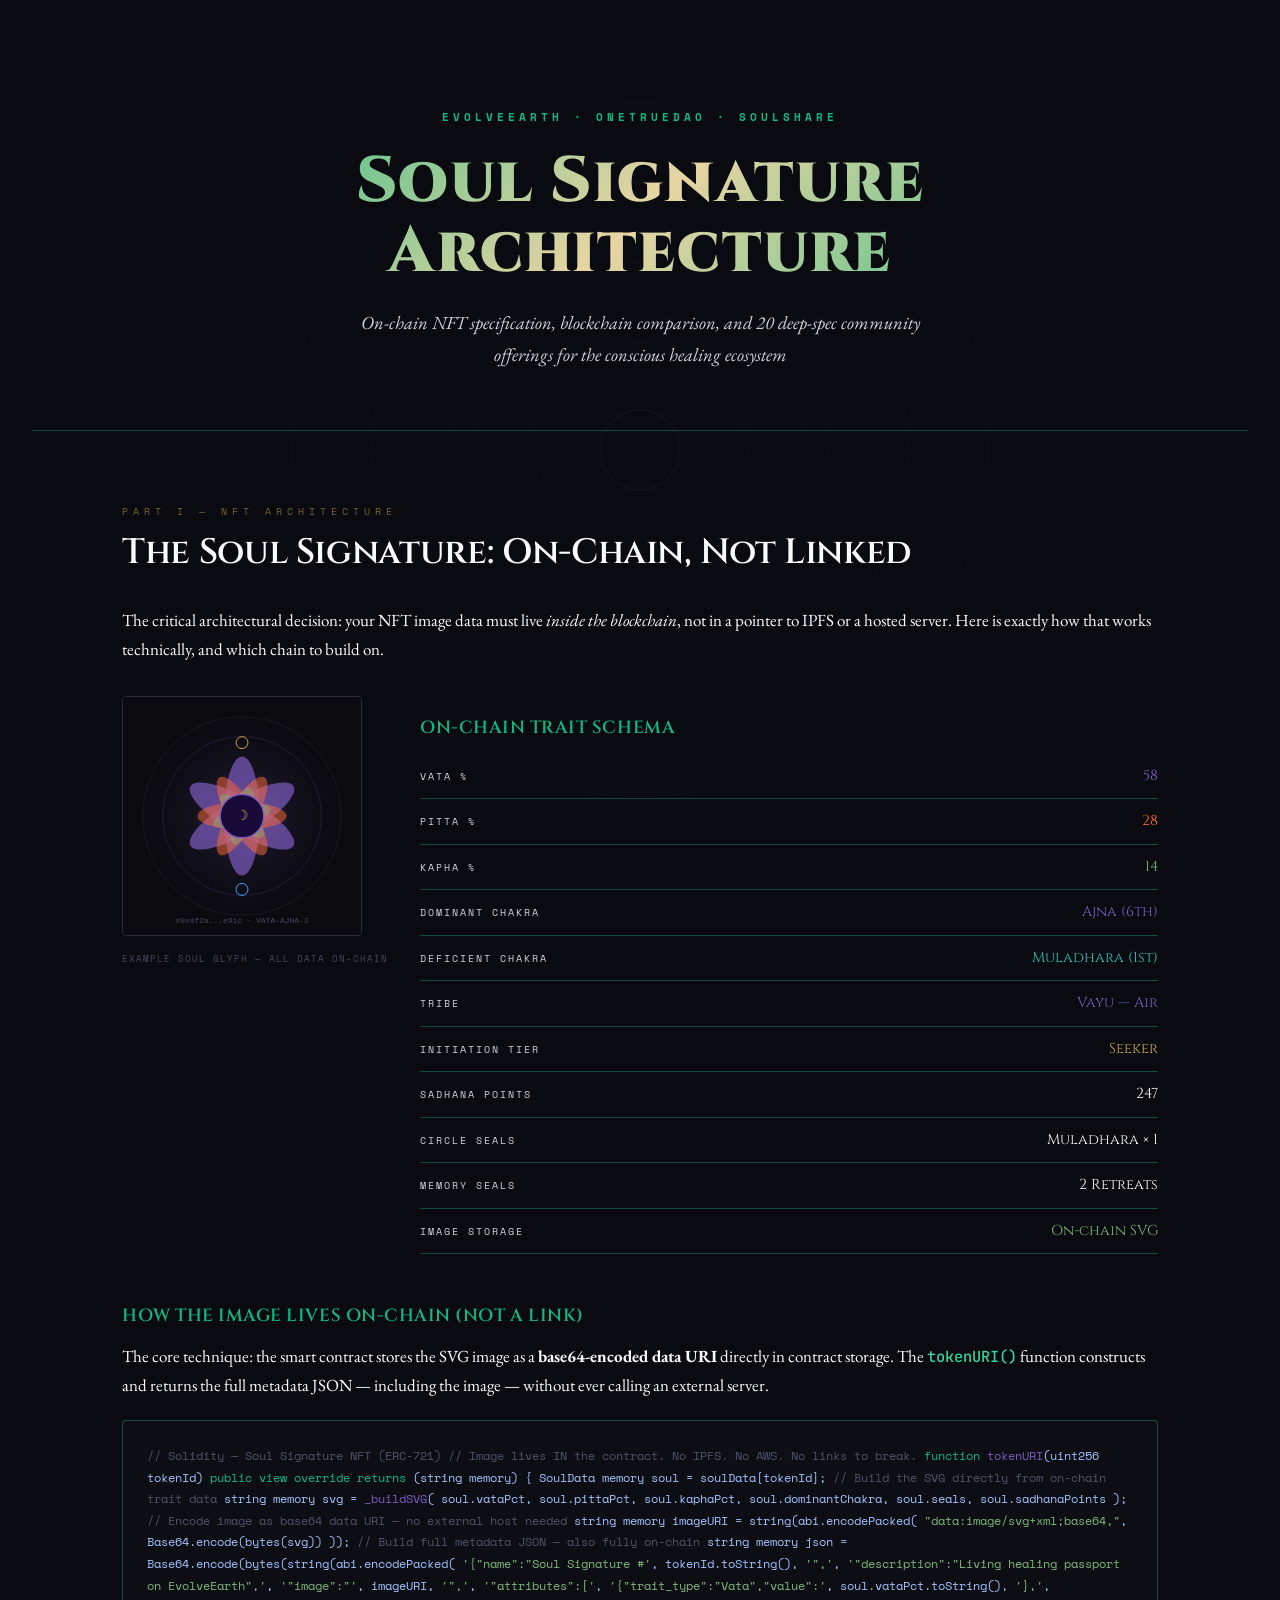
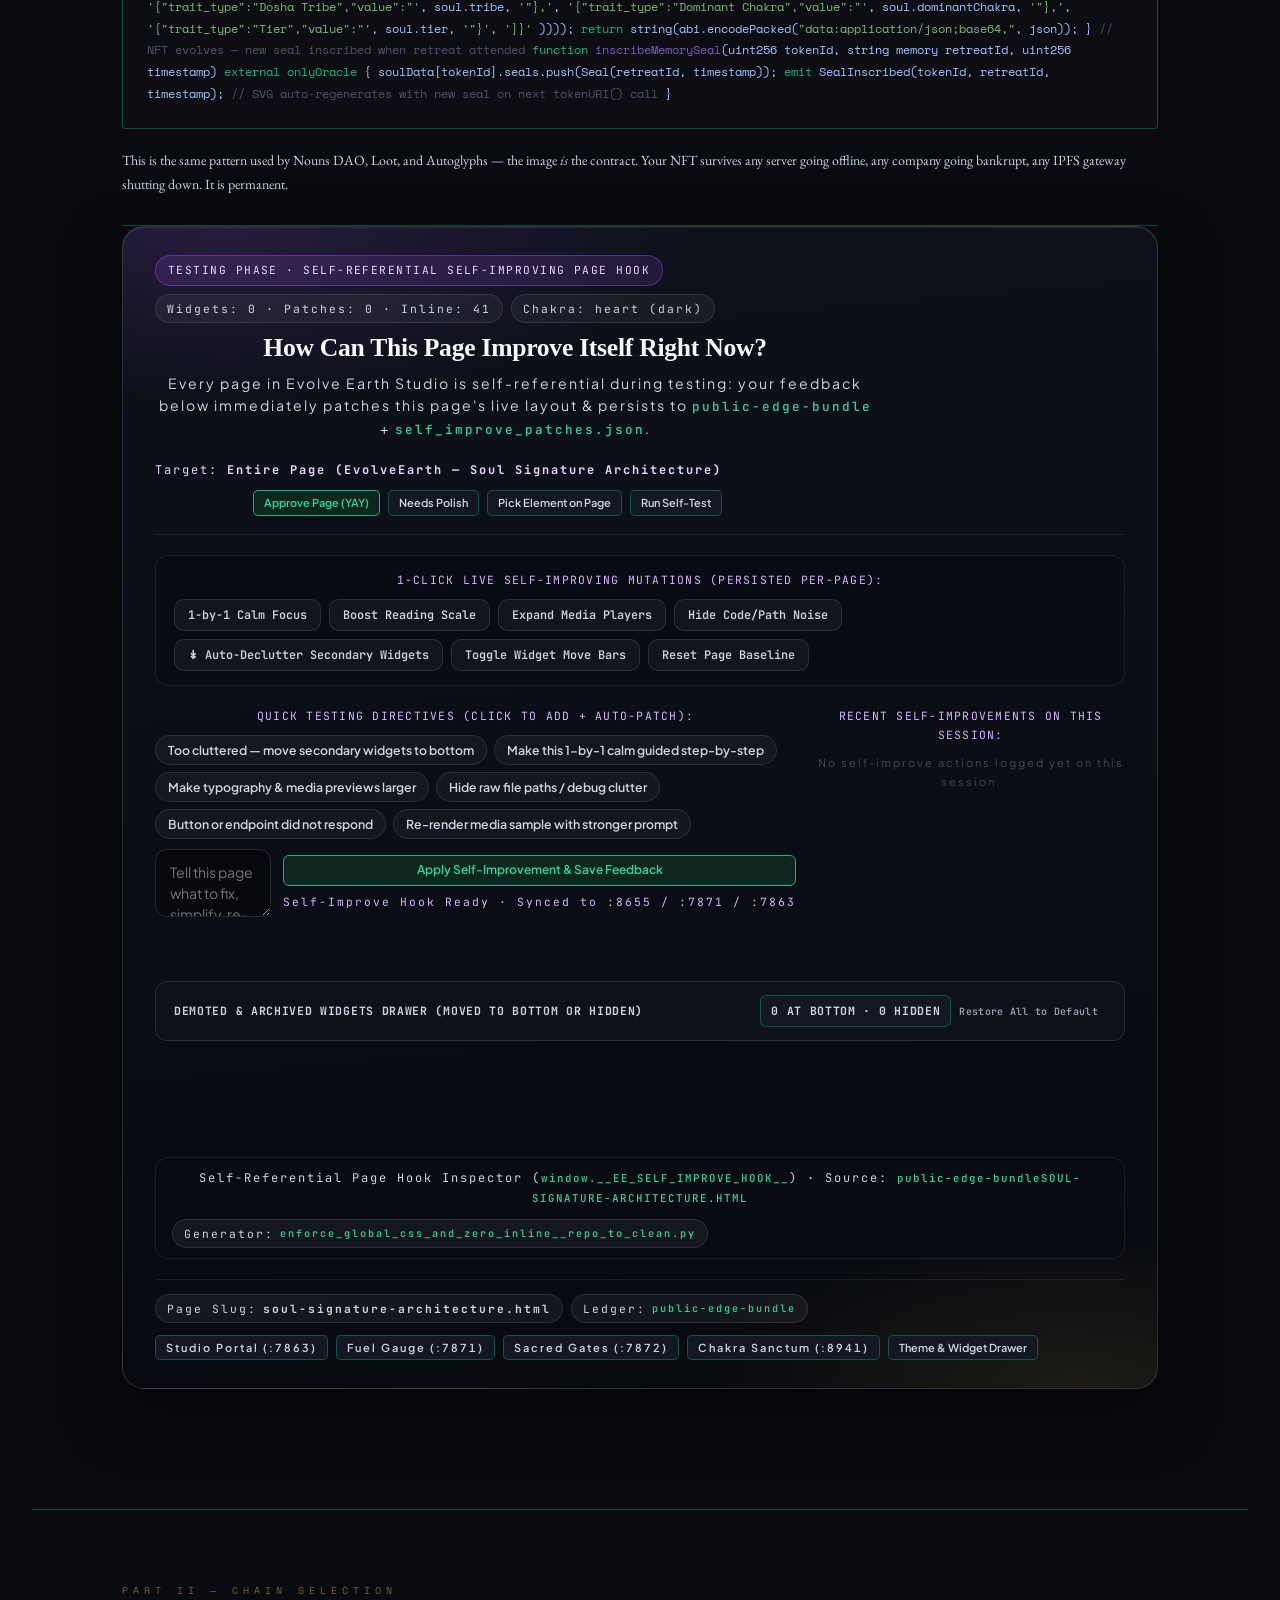
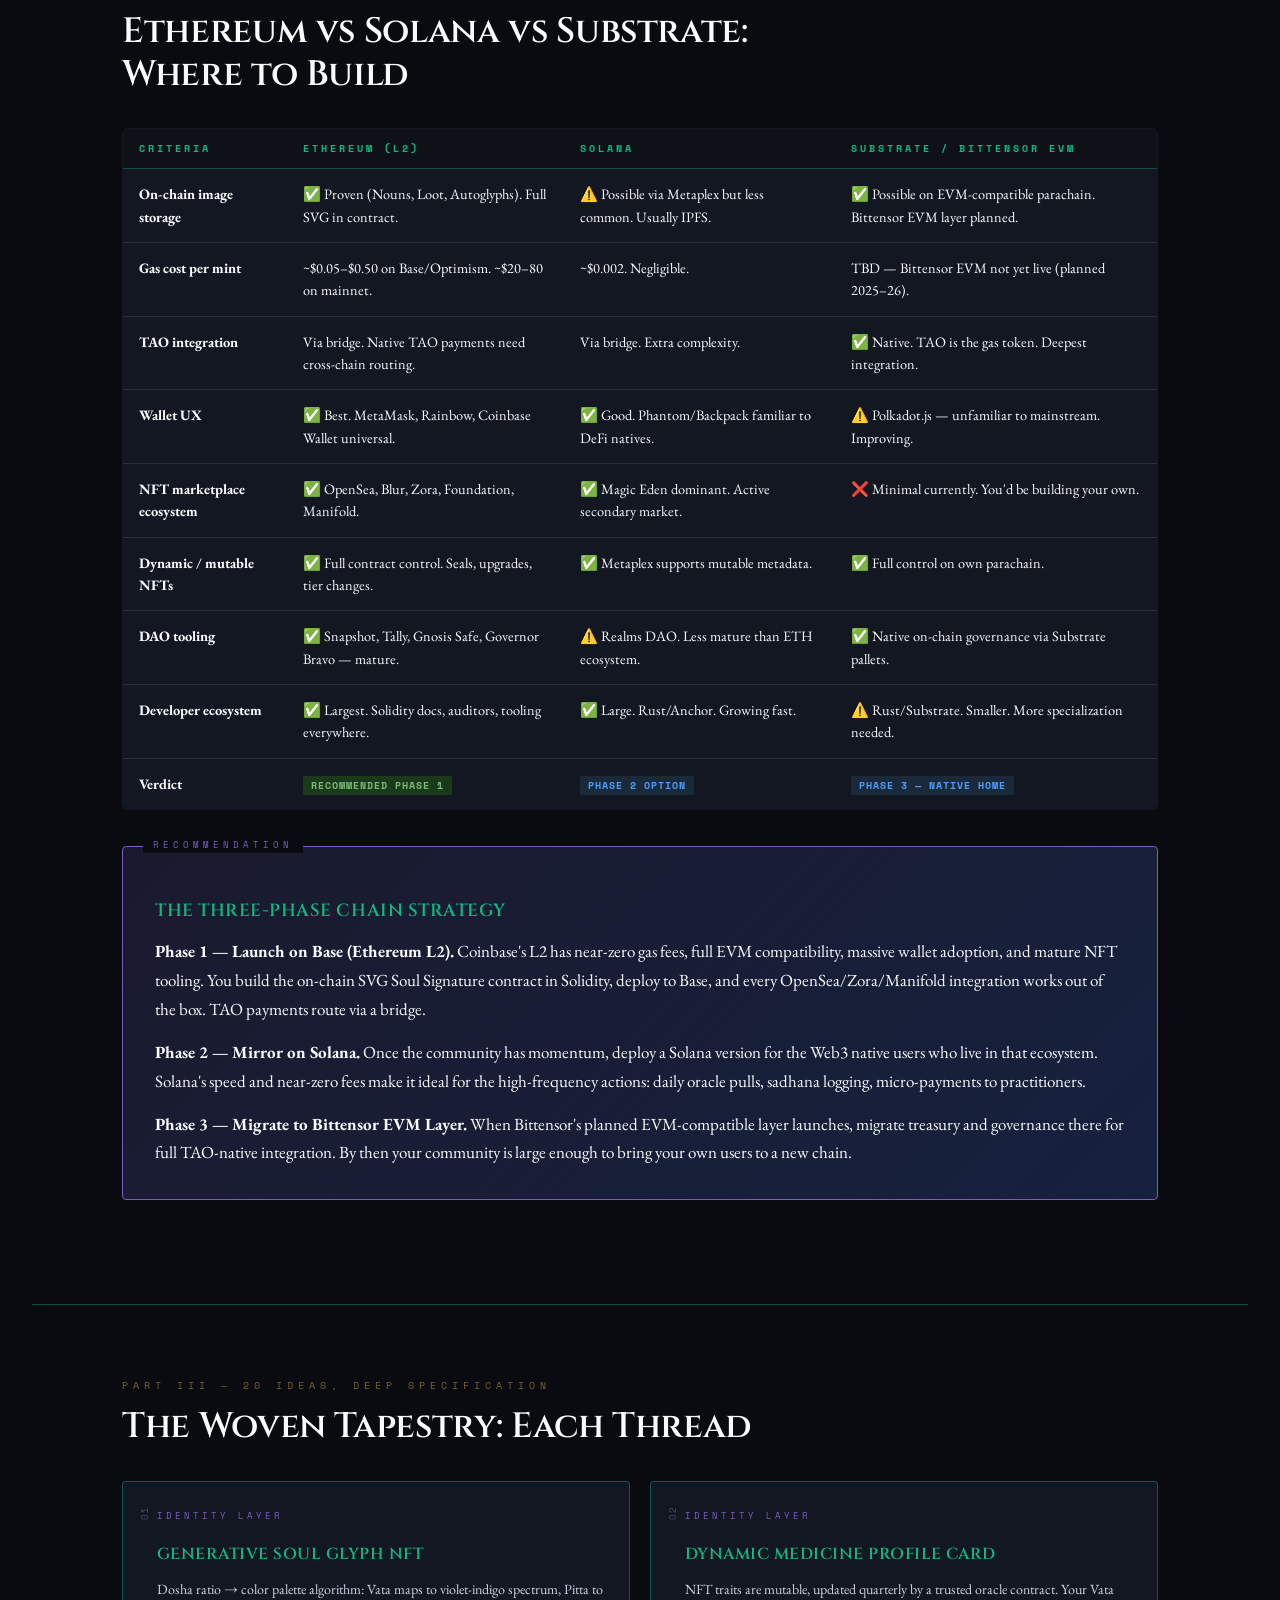
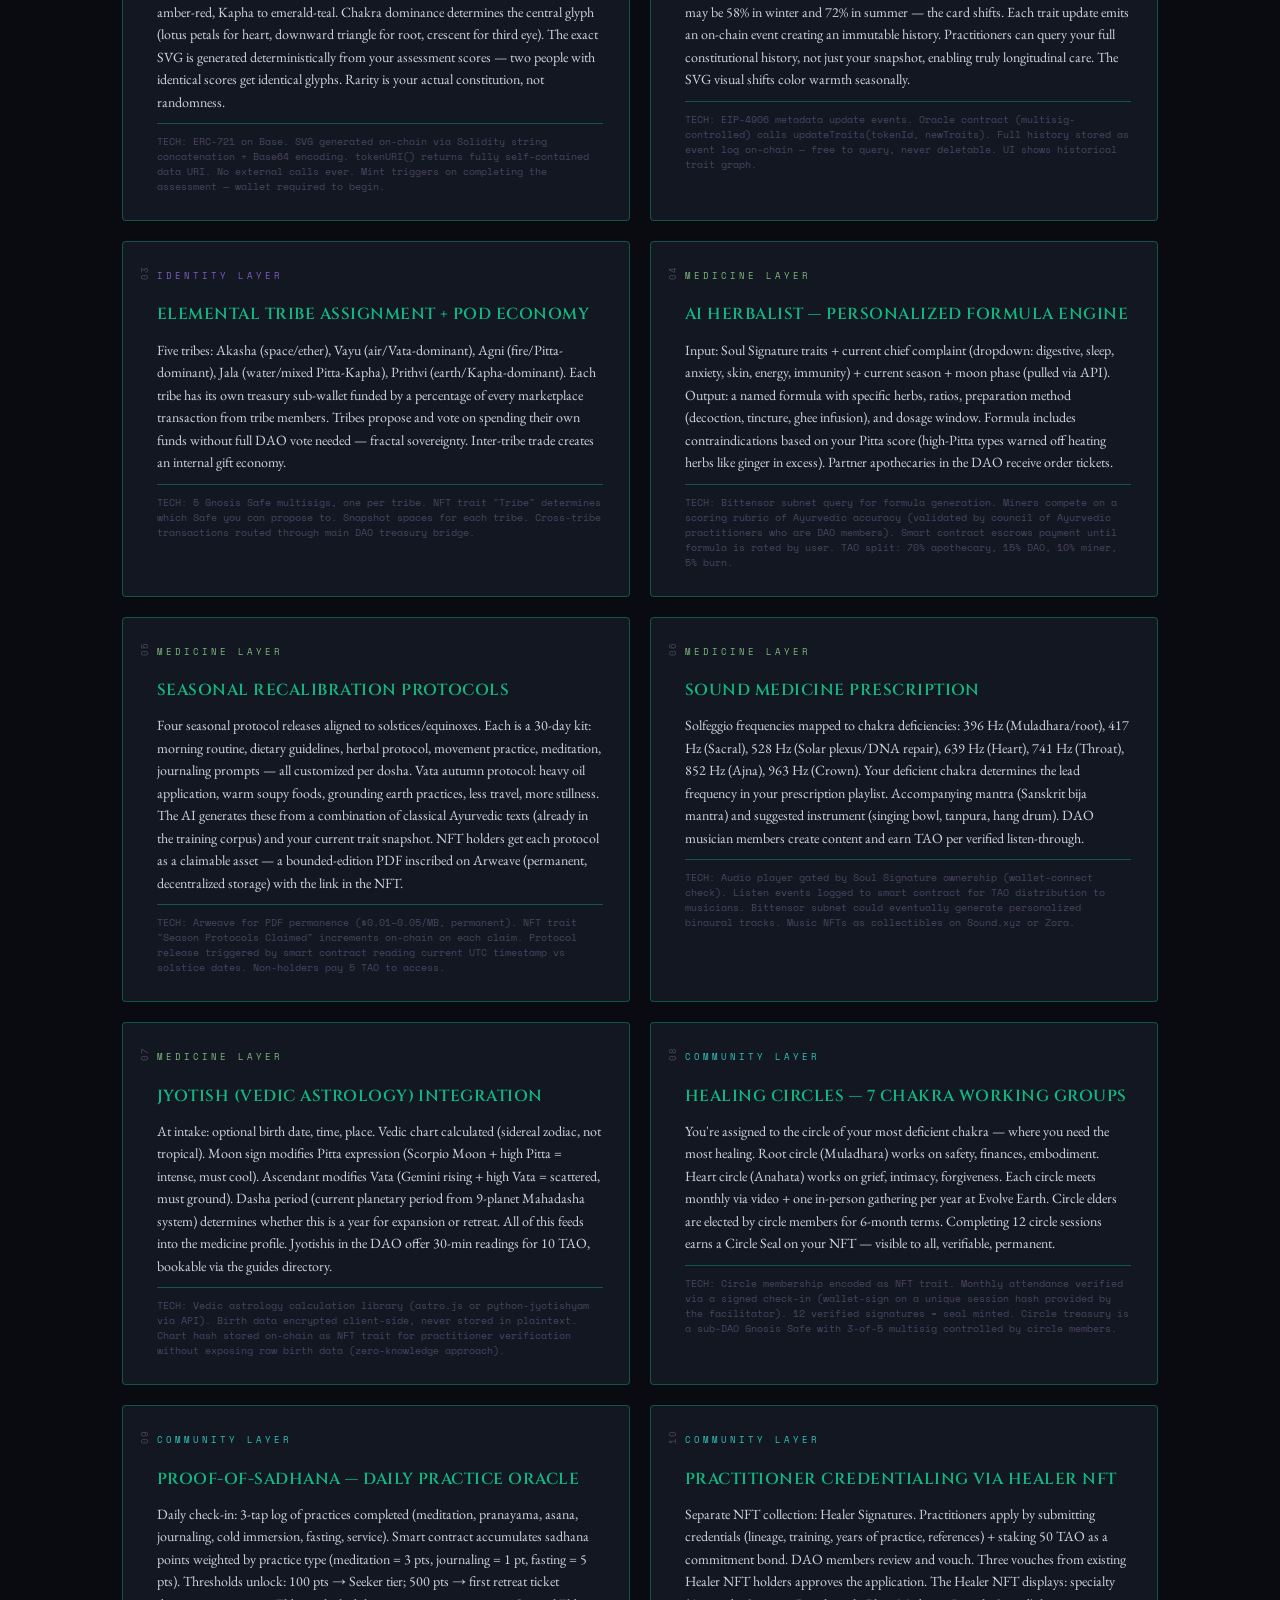
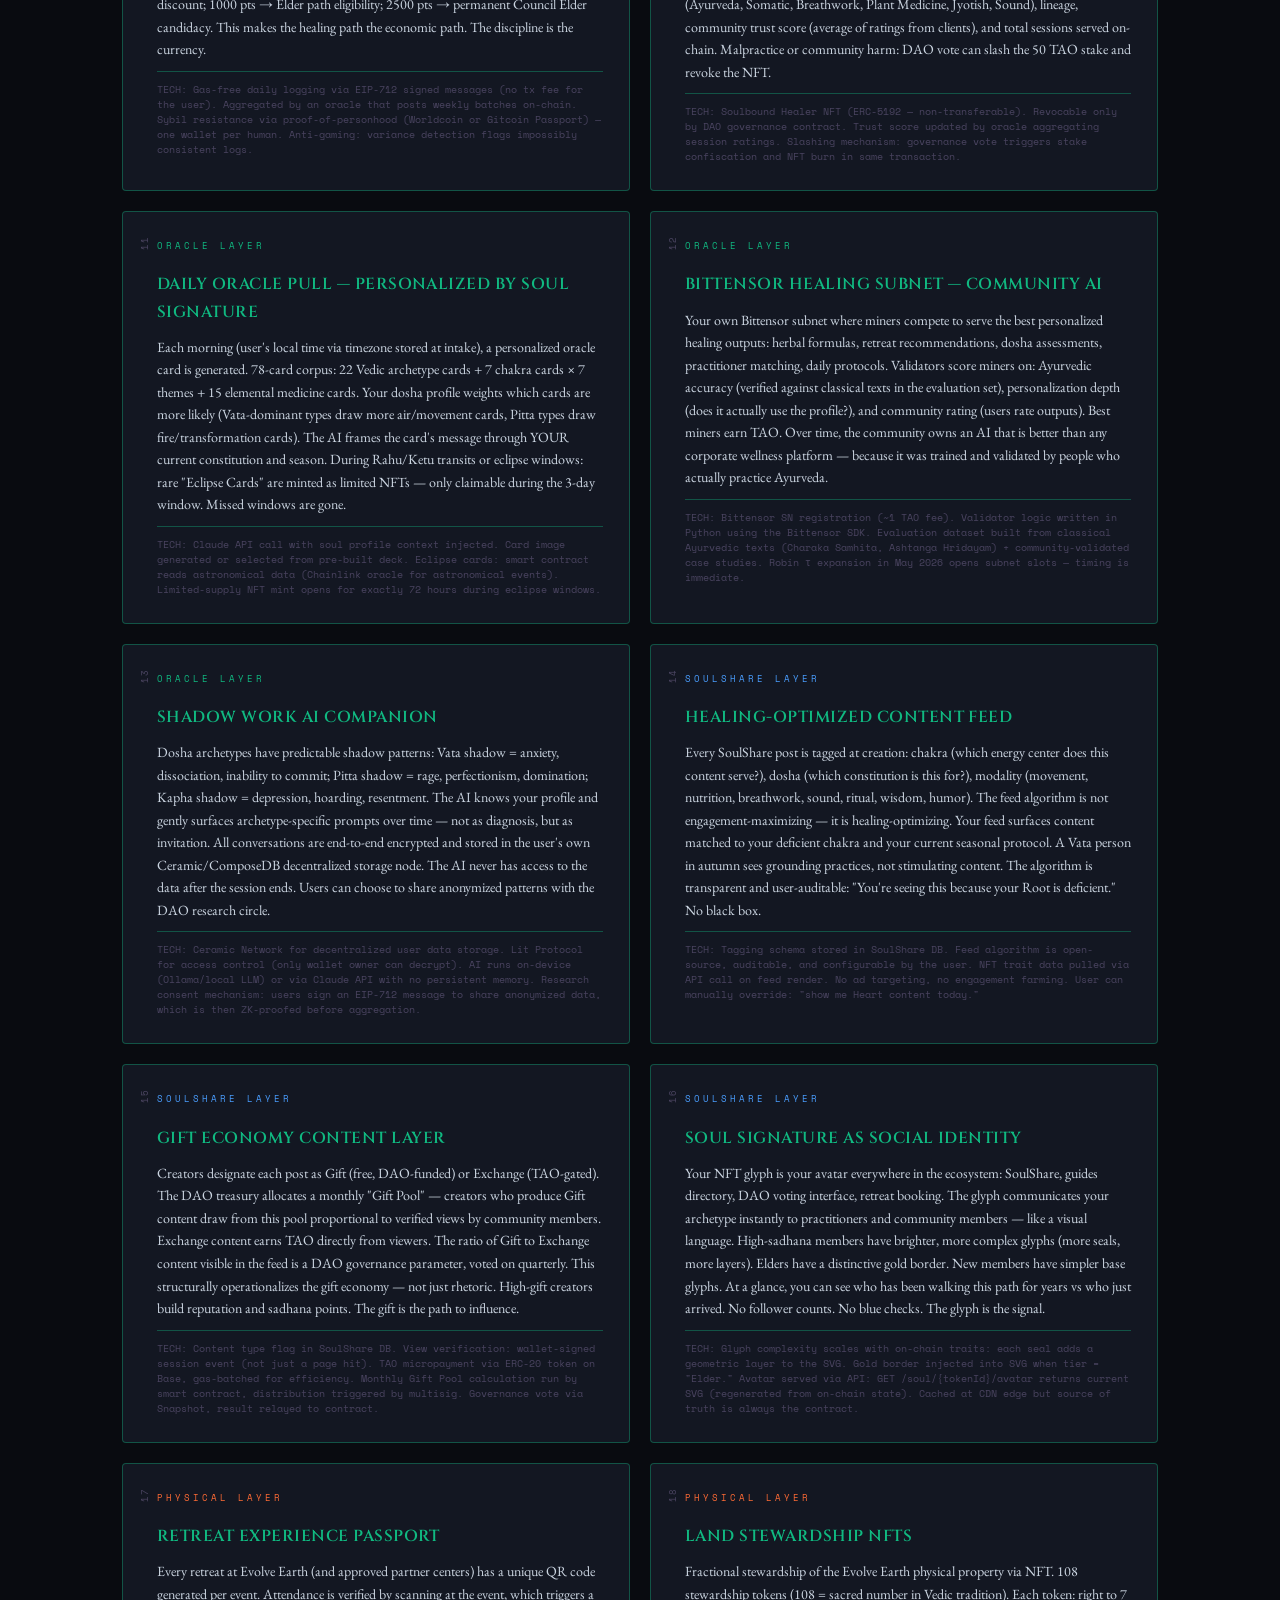
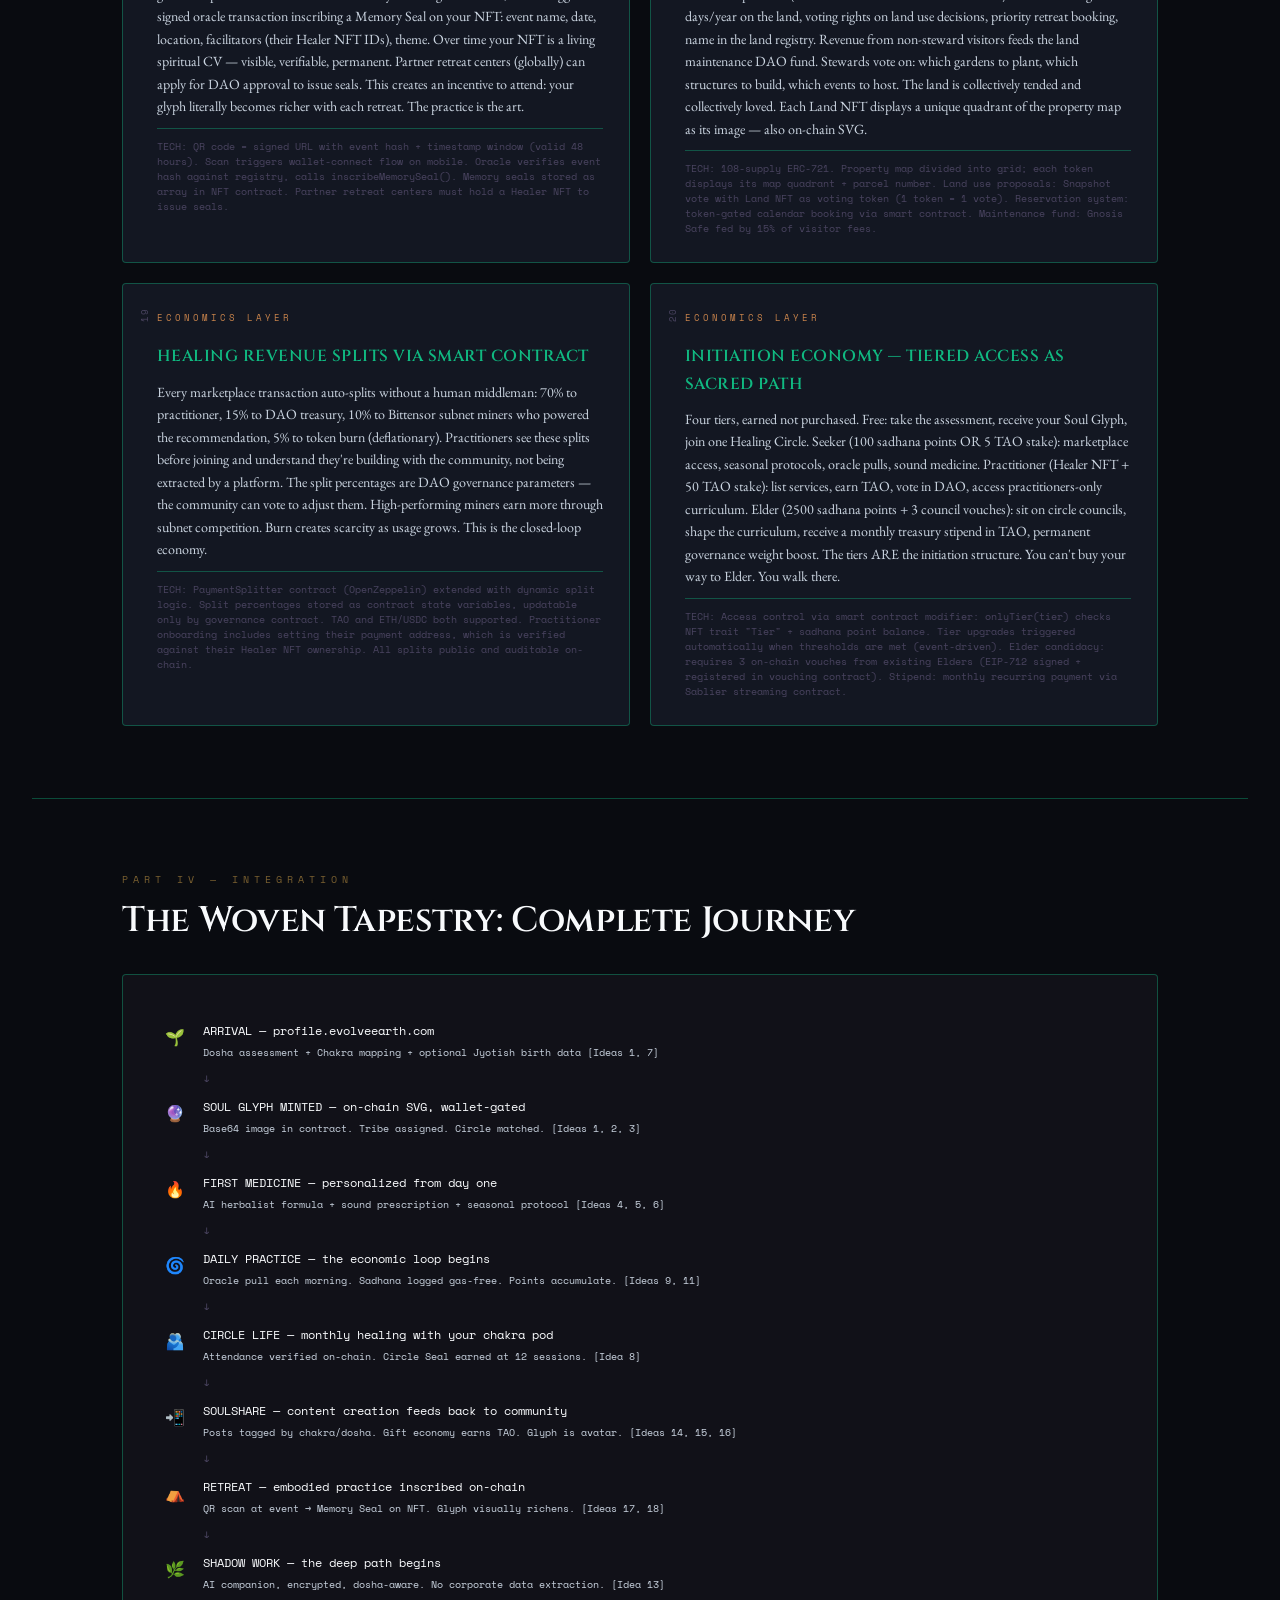
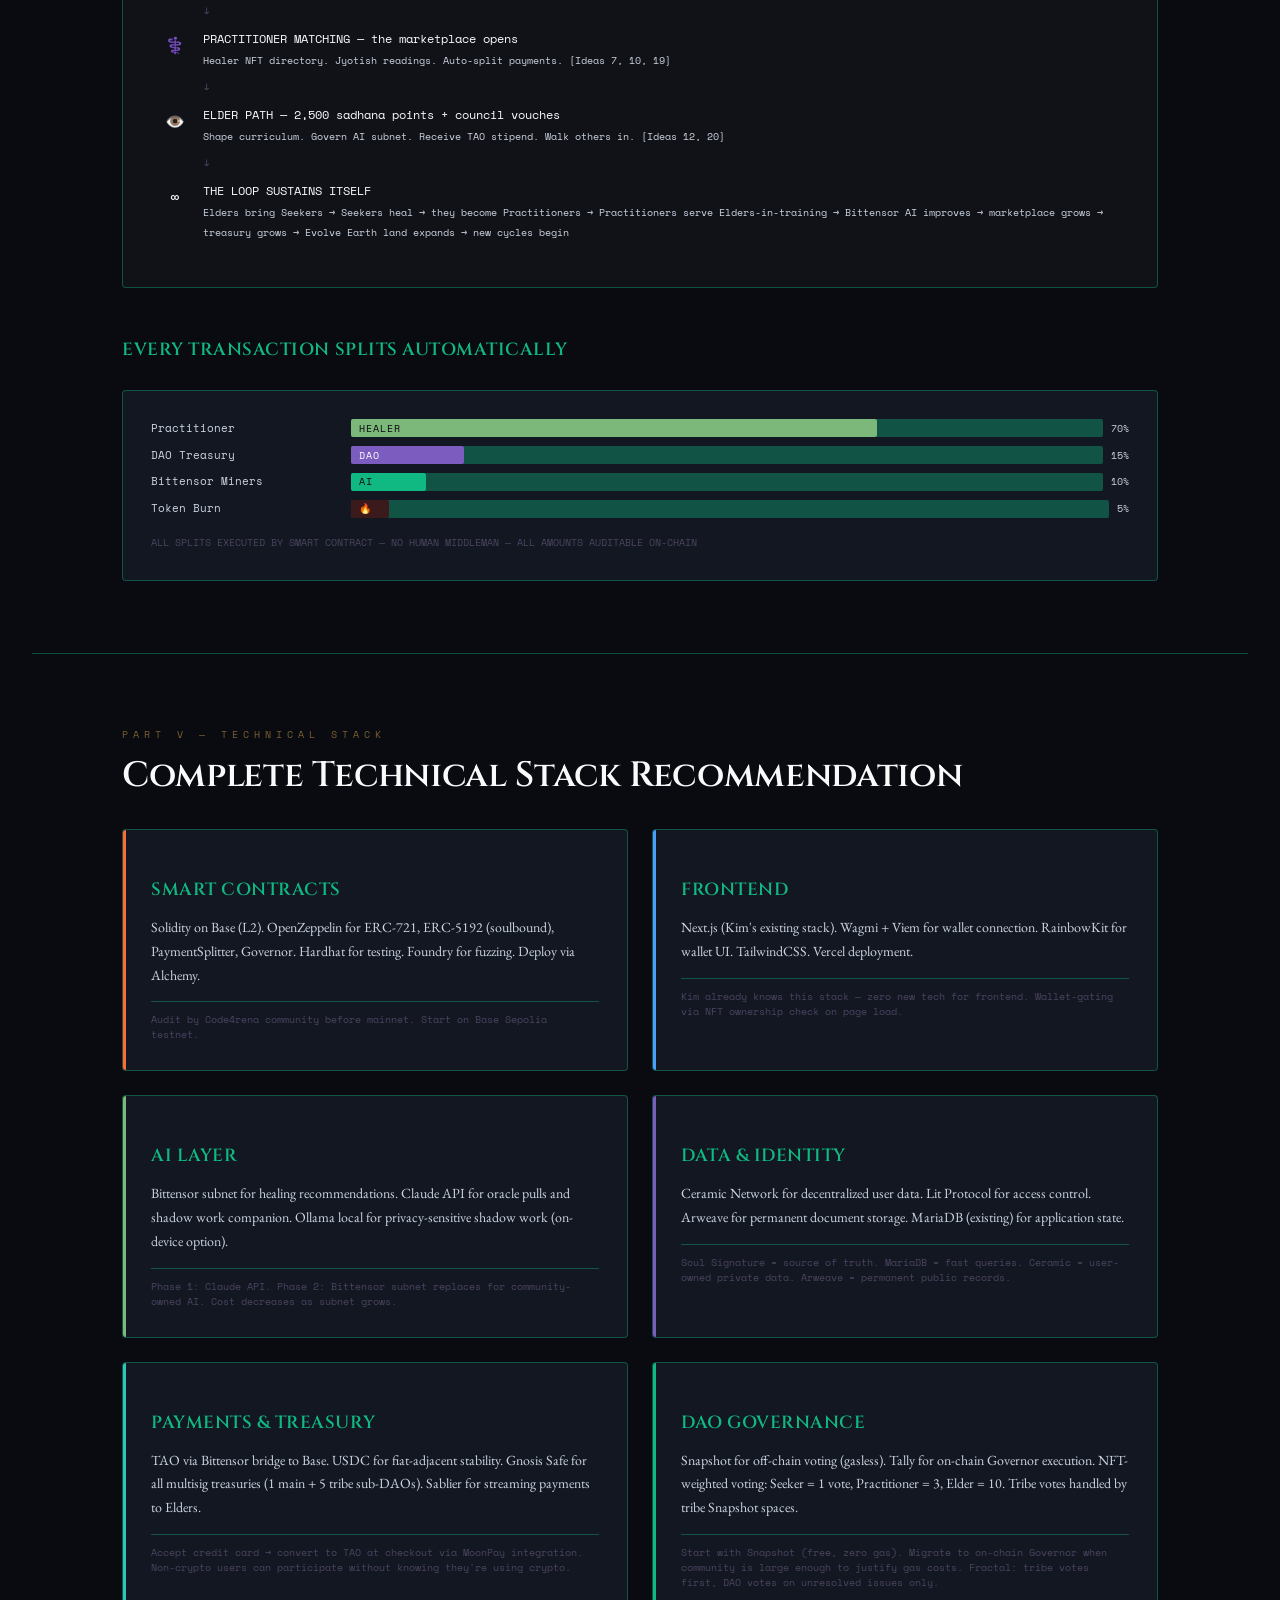
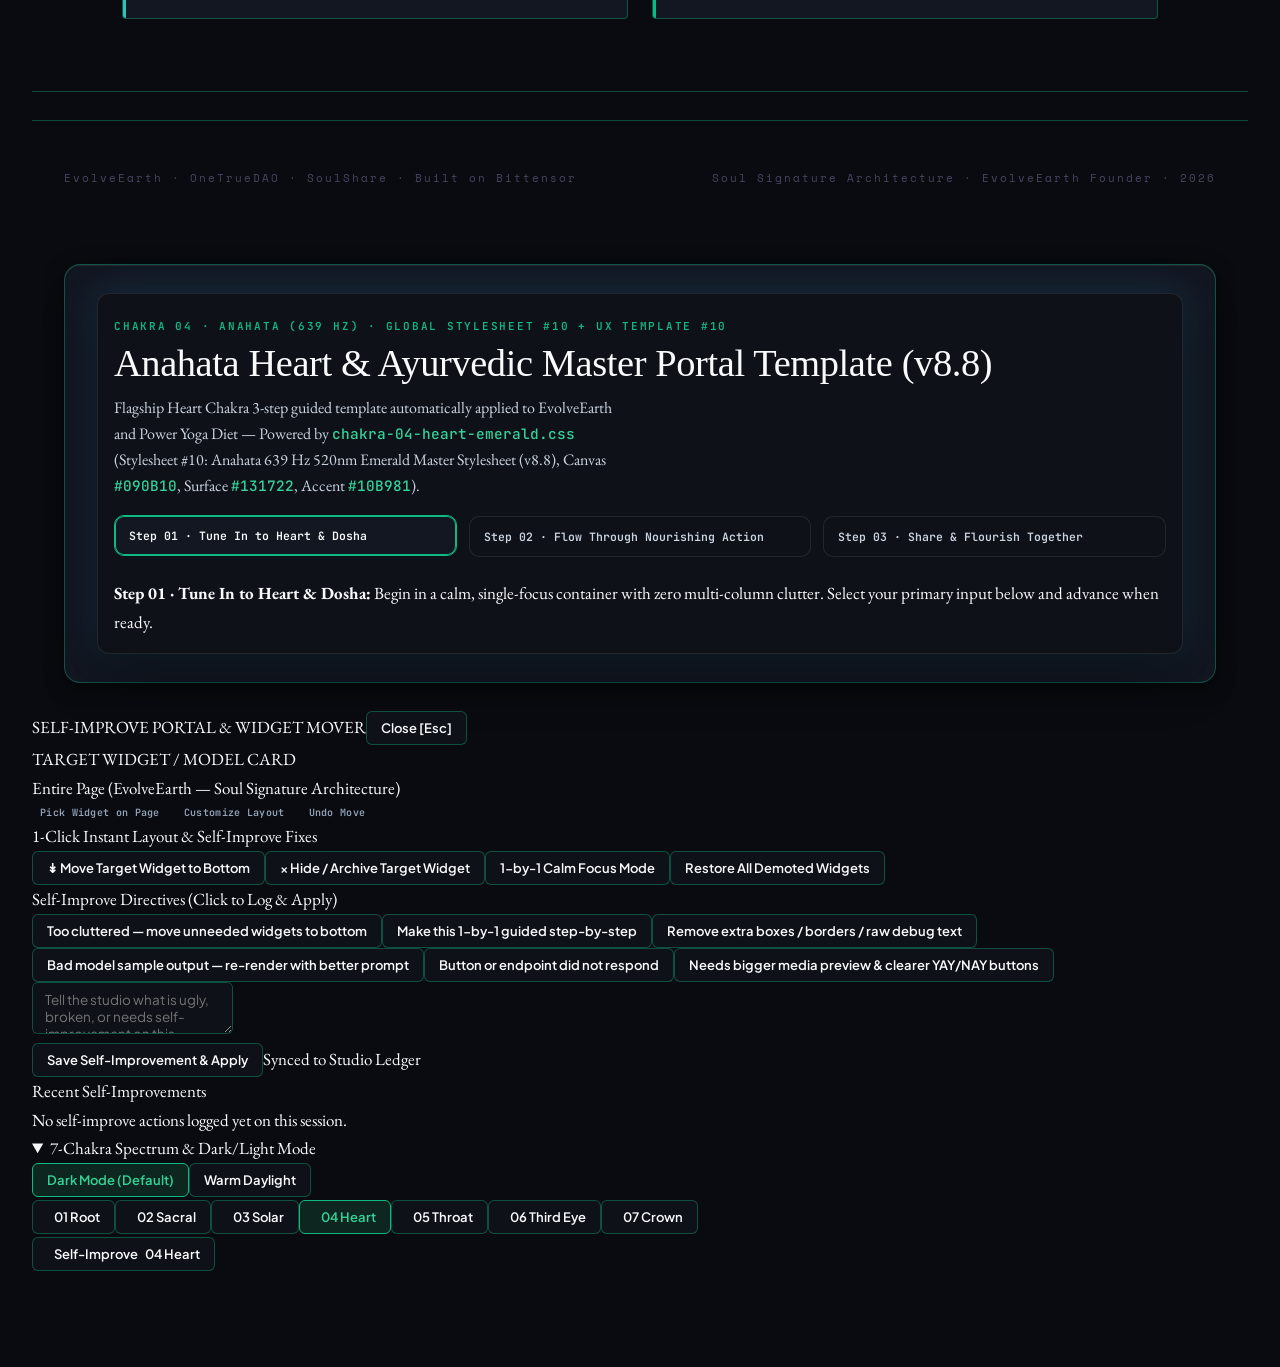
<file: soul-signature-architecture.html>
<!DOCTYPE html>
<html lang="en" data-theme="dark" data-mode="dark" data-chakra="heart" data-chakra-css="chakra-04-heart-emerald.css" data-chakra-ux="ux_10">
<head>
<link rel="stylesheet" href="evolve-unified-theme.css" />
<script src="refineme-widget.js" defer></script>
<meta charset="UTF-8">
<meta name="viewport" content="width=device-width, initial-scale=1.0">
<title>EvolveEarth — Soul Signature Architecture</title>
<style>
  @import url('https://fonts.googleapis.com/css2?family=Cinzel:wght@400;600;900&family=EB+Garamond:ital,wght@0,400;0,500;1,400&family=Space+Mono:wght@400;700&display=swap');

  :root {
    --void: #0a0a0f;
    --deep: #111118;
    --surface: #16161f;
    --card: #1c1c27;
    --border: #2a2a3a;
    --akasha: #7c5cbf;
    --vayu: #4a9eff;
    --agni: #ff6b35;
    --jala: #2ec4b6;
    --prithvi: #7cb87a;
    --gold: #c9a84c;
    --gold-dim: #7a6030;
    --text: #e8e4d9;
    --muted: #8a8499;
    --dim: #4a4460;
  }

  * { box-sizing: border-box; margin: 0; padding: 0; }

  body {
    background: var(--void);
    color: var(--text);
    font-family: 'EB Garamond', Georgia, serif;
    font-size: 17px;
    line-height: 1.7;
    overflow-x: hidden;
  }

  /* ── HEADER ── */
  header {
    text-align: center;
    padding: 80px 40px 60px;
    position: relative;
    border-bottom: 1px solid var(--border);
  }

  .mandala-bg {
    position: absolute;
    top: 0; left: 50%; transform: translateX(-50%);
    width: 600px; height: 600px;
    opacity: 0.04;
    pointer-events: none;
  }

  .eyebrow {
    font-family: 'Space Mono', monospace;
    font-size: 11px;
    letter-spacing: 4px;
    color: var(--gold);
    text-transform: uppercase;
    margin-bottom: 20px;
  }

  h1 {
    font-family: 'Cinzel', serif;
    font-size: clamp(2.4rem, 5vw, 4.2rem);
    font-weight: 900;
    line-height: 1.1;
    letter-spacing: 0.02em;
    background: linear-gradient(135deg, var(--gold) 0%, #e8d5a3 50%, var(--gold) 100%);
    -webkit-background-clip: text;
    -webkit-text-fill-color: transparent;
    background-clip: text;
    margin-bottom: 20px;
  }

  .subtitle {
    font-size: 1.15rem;
    color: var(--muted);
    font-style: italic;
    max-width: 600px;
    margin: 0 auto;
  }

  /* ── LAYOUT ── */
  .container {
    max-width: 1100px;
    margin: 0 auto;
    padding: 0 32px;
  }

  section {
    padding: 72px 0;
    border-bottom: 1px solid var(--border);
  }

  section:last-child { border-bottom: none; }

  .section-label {
    font-family: 'Space Mono', monospace;
    font-size: 10px;
    letter-spacing: 5px;
    color: var(--gold-dim);
    text-transform: uppercase;
    margin-bottom: 12px;
  }

  h2 {
    font-family: 'Cinzel', serif;
    font-size: clamp(1.5rem, 3vw, 2.2rem);
    font-weight: 600;
    color: var(--text);
    margin-bottom: 32px;
    line-height: 1.2;
  }

  h3 {
    font-family: 'Cinzel', serif;
    font-size: 1.1rem;
    font-weight: 600;
    color: var(--gold);
    margin-bottom: 10px;
    letter-spacing: 0.03em;
  }

  p { margin-bottom: 14px; color: var(--text); }
  p:last-child { margin-bottom: 0; }

  /* ── NFT ARCHITECTURE GRID ── */
  .arch-grid {
    display: grid;
    grid-template-columns: 1fr 1fr;
    gap: 24px;
    margin-top: 32px;
  }

  .arch-card {
    background: var(--card);
    border: 1px solid var(--border);
    border-radius: 4px;
    padding: 28px;
    position: relative;
    overflow: hidden;
  }

  .arch-card::before {
    content: '';
    position: absolute;
    top: 0; left: 0;
    width: 3px; height: 100%;
    background: var(--gold);
  }

  .arch-card.akasha::before { background: var(--akasha); }
  .arch-card.vayu::before   { background: var(--vayu); }
  .arch-card.agni::before   { background: var(--agni); }
  .arch-card.jala::before   { background: var(--jala); }
  .arch-card.prithvi::before { background: var(--prithvi); }

  /* ── CHAIN COMPARISON TABLE ── */
  .chain-table {
    width: 100%;
    border-collapse: collapse;
    margin-top: 28px;
    font-size: 0.9rem;
  }

  .chain-table th {
    font-family: 'Space Mono', monospace;
    font-size: 10px;
    letter-spacing: 3px;
    text-transform: uppercase;
    color: var(--gold);
    padding: 12px 16px;
    text-align: left;
    border-bottom: 1px solid var(--border);
    background: var(--deep);
  }

  .chain-table td {
    padding: 14px 16px;
    border-bottom: 1px solid var(--border);
    vertical-align: top;
    color: var(--muted);
  }

  .chain-table tr:hover td { background: var(--card); }

  .tag {
    display: inline-block;
    padding: 2px 8px;
    border-radius: 2px;
    font-family: 'Space Mono', monospace;
    font-size: 10px;
    letter-spacing: 1px;
    text-transform: uppercase;
    font-weight: 700;
  }

  .tag-rec  { background: #1a3a1a; color: var(--prithvi); }
  .tag-alt  { background: #1a2a3a; color: var(--vayu); }
  .tag-no   { background: #2a1a1a; color: #ff6b6b; }

  /* ── CODE BLOCK ── */
  .code-block {
    background: #0d0d14;
    border: 1px solid var(--border);
    border-radius: 4px;
    padding: 24px;
    font-family: 'Space Mono', monospace;
    font-size: 12px;
    line-height: 1.8;
    overflow-x: auto;
    margin: 20px 0;
    color: #a0c4ff;
  }

  .code-block .comment { color: #4a5568; }
  .code-block .key     { color: var(--gold); }
  .code-block .val     { color: var(--jala); }
  .code-block .fn      { color: var(--akasha); }
  .code-block .str     { color: var(--prithvi); }

  /* ── IDEAS GRID ── */
  .ideas-grid {
    display: grid;
    grid-template-columns: 1fr 1fr;
    gap: 20px;
    margin-top: 32px;
  }

  .idea-card {
    background: var(--card);
    border: 1px solid var(--border);
    border-radius: 4px;
    padding: 26px 26px 26px 34px;
    position: relative;
  }

  .idea-number {
    position: absolute;
    top: 24px; left: 14px;
    font-family: 'Space Mono', monospace;
    font-size: 9px;
    letter-spacing: 1px;
    color: var(--dim);
    writing-mode: vertical-rl;
    transform: rotate(180deg);
  }

  .idea-category {
    font-family: 'Space Mono', monospace;
    font-size: 9px;
    letter-spacing: 3px;
    text-transform: uppercase;
    margin-bottom: 8px;
  }

  .cat-identity  { color: var(--akasha); }
  .cat-medicine  { color: var(--prithvi); }
  .cat-community { color: var(--jala); }
  .cat-oracle    { color: var(--gold); }
  .cat-social    { color: var(--vayu); }
  .cat-physical  { color: var(--agni); }
  .cat-economics { color: #c9844c; }

  .idea-card h3 {
    font-size: 1rem;
    margin-bottom: 10px;
  }

  .idea-card p {
    font-size: 0.88rem;
    color: var(--muted);
    line-height: 1.6;
    margin-bottom: 10px;
  }

  .tech-note {
    font-family: 'Space Mono', monospace;
    font-size: 10px;
    color: var(--dim);
    border-top: 1px solid var(--border);
    padding-top: 10px;
    margin-top: 10px;
    line-height: 1.5;
  }

  /* ── TAPESTRY FLOW ── */
  .tapestry {
    background: var(--deep);
    border: 1px solid var(--border);
    border-radius: 4px;
    padding: 40px;
    margin-top: 32px;
    font-family: 'Space Mono', monospace;
    font-size: 12px;
    line-height: 2;
  }

  .flow-node {
    display: flex;
    align-items: flex-start;
    gap: 16px;
    padding: 4px 0;
  }

  .flow-icon {
    font-size: 16px;
    min-width: 24px;
    text-align: center;
    margin-top: 2px;
  }

  .flow-text { color: var(--text); }
  .flow-sub  { color: var(--muted); font-size: 10px; }
  .flow-arrow { color: var(--dim); padding-left: 40px; }

  /* ── ECONOMY TABLE ── */
  .economy-row {
    display: flex;
    align-items: center;
    gap: 0;
    margin-bottom: 8px;
    font-family: 'Space Mono', monospace;
    font-size: 11px;
  }

  .e-label { color: var(--muted); width: 200px; flex-shrink: 0; }
  .e-bar-wrap { flex: 1; background: var(--border); border-radius: 2px; height: 18px; position: relative; }
  .e-bar { height: 100%; border-radius: 2px; display: flex; align-items: center; padding-left: 8px; font-size: 10px; letter-spacing: 1px; }
  .e-pct { margin-left: 8px; color: var(--muted); font-size: 10px; }

  /* ── RECOMMENDATION BOX ── */
  .rec-box {
    background: linear-gradient(135deg, #1a1a2e 0%, #16213e 100%);
    border: 1px solid var(--akasha);
    border-radius: 4px;
    padding: 32px;
    margin: 32px 0;
    position: relative;
  }

  .rec-box::before {
    content: 'RECOMMENDATION';
    position: absolute;
    top: -10px; left: 20px;
    background: var(--void);
    padding: 0 10px;
    font-family: 'Space Mono', monospace;
    font-size: 9px;
    letter-spacing: 4px;
    color: var(--akasha);
  }

  /* ── NFT PREVIEW ── */
  .nft-preview {
    display: flex;
    gap: 32px;
    align-items: flex-start;
    margin-top: 32px;
    flex-wrap: wrap;
  }

  .nft-visual {
    flex-shrink: 0;
  }

  .nft-meta {
    flex: 1;
    min-width: 280px;
  }

  .trait-row {
    display: flex;
    justify-content: space-between;
    align-items: center;
    padding: 10px 0;
    border-bottom: 1px solid var(--border);
    font-size: 0.875rem;
  }

  .trait-key {
    font-family: 'Space Mono', monospace;
    font-size: 10px;
    letter-spacing: 2px;
    color: var(--muted);
    text-transform: uppercase;
  }

  .trait-val {
    color: var(--text);
    font-family: 'Cinzel', serif;
    font-size: 0.9rem;
  }

  /* ── FOOTER ── */
  footer {
    text-align: center;
    padding: 48px 32px;
    color: var(--dim);
    font-family: 'Space Mono', monospace;
    font-size: 11px;
    letter-spacing: 2px;
  }

  @media (max-width: 720px) {
    .arch-grid, .ideas-grid { grid-template-columns: 1fr; }
    .nft-preview { flex-direction: column; }
    header { padding: 48px 24px 40px; }
    section { padding: 48px 0; }
  }
</style>
<link rel="stylesheet" href="chakra-04-heart-emerald.css">
</head>
<body>

<!-- MANDALA SVG BG -->
<svg class="mandala-bg" viewBox="0 0 600 600" xmlns="http://www.w3.org/2000/svg" style="position:fixed;top:50%;left:50%;transform:translate(-50%,-50%);width:800px;height:800px;opacity:0.035;pointer-events:none;z-index:0;">
  <g transform="translate(300,300)">
    <circle r="260" fill="none" stroke="white" stroke-width="0.5"/>
    <circle r="200" fill="none" stroke="white" stroke-width="0.5"/>
    <circle r="140" fill="none" stroke="white" stroke-width="0.5"/>
    <circle r="80" fill="none" stroke="white" stroke-width="0.5"/>
    <circle r="30" fill="none" stroke="white" stroke-width="1"/>
    <g id="petals">
      <line x1="0" y1="-260" x2="0" y2="-80" stroke="white" stroke-width="0.5" opacity="0.6"/>
      <line x1="0" y1="260" x2="0" y2="80" stroke="white" stroke-width="0.5" opacity="0.6"/>
      <line x1="-260" y1="0" x2="-80" y2="0" stroke="white" stroke-width="0.5" opacity="0.6"/>
      <line x1="260" y1="0" x2="80" y2="0" stroke="white" stroke-width="0.5" opacity="0.6"/>
      <line x1="-184" y1="-184" x2="-57" y2="-57" stroke="white" stroke-width="0.5" opacity="0.6"/>
      <line x1="184" y1="-184" x2="57" y2="-57" stroke="white" stroke-width="0.5" opacity="0.6"/>
      <line x1="-184" y1="184" x2="-57" y2="57" stroke="white" stroke-width="0.5" opacity="0.6"/>
      <line x1="184" y1="184" x2="57" y2="57" stroke="white" stroke-width="0.5" opacity="0.6"/>
    </g>
    <polygon points="0,-140 121,-70 121,70 0,140 -121,70 -121,-70" fill="none" stroke="white" stroke-width="0.5" opacity="0.4"/>
    <polygon points="0,140 121,70 121,-70 0,-140 -121,-70 -121,70" fill="none" stroke="white" stroke-width="0.5" opacity="0.4"/>
  </g>
</svg>

<div style="position:relative;z-index:1;">

<!-- HEADER -->
<header>
  <div class="eyebrow">EvolveEarth · OneTrueDAO · SoulShare</div>
  <h1>Soul Signature<br>Architecture</h1>
  <p class="subtitle">On-chain NFT specification, blockchain comparison, and 20 deep-spec community offerings for the conscious healing ecosystem</p>
</header>

<!-- SECTION 1: SOUL SIGNATURE NFT DEEP SPEC -->
<section>
  <div class="container">
    <div class="section-label">Part I — NFT Architecture</div>
    <h2>The Soul Signature: On-Chain, Not Linked</h2>

    <p>The critical architectural decision: your NFT image data must live <em>inside the blockchain</em>, not in a pointer to IPFS or a hosted server. Here is exactly how that works technically, and which chain to build on.</p>

    <!-- NFT PREVIEW -->
    <div class="nft-preview">
      <div class="nft-visual">
        <svg viewBox="0 0 240 240" xmlns="http://www.w3.org/2000/svg" width="240" height="240" style="border:1px solid #2a2a3a;border-radius:4px;background:#0d0d14;">
          <defs>
            <radialGradient id="glow" cx="50%" cy="50%" r="50%">
              <stop offset="0%" stop-color="#7c5cbf" stop-opacity="0.3"/>
              <stop offset="100%" stop-color="#0a0a0f" stop-opacity="0"/>
            </radialGradient>
          </defs>
          <rect width="240" height="240" fill="#0a0a0f"/>
          <circle cx="120" cy="120" r="110" fill="url(#glow)"/>
          <!-- Outer ring -->
          <circle cx="120" cy="120" r="100" fill="none" stroke="#2a2a3a" stroke-width="0.5"/>
          <circle cx="120" cy="120" r="80" fill="none" stroke="#3a2a5a" stroke-width="0.5"/>
          <!-- Dosha petals - Vata (purple/air) dominant -->
          <g transform="translate(120,120)">
            <ellipse rx="18" ry="60" fill="#7c5cbf" opacity="0.7" transform="rotate(0)"/>
            <ellipse rx="18" ry="60" fill="#7c5cbf" opacity="0.7" transform="rotate(60)"/>
            <ellipse rx="18" ry="60" fill="#7c5cbf" opacity="0.7" transform="rotate(120)"/>
            <ellipse rx="14" ry="45" fill="#ff6b35" opacity="0.5" transform="rotate(30)"/>
            <ellipse rx="14" ry="45" fill="#ff6b35" opacity="0.5" transform="rotate(90)"/>
            <ellipse rx="14" ry="45" fill="#ff6b35" opacity="0.5" transform="rotate(150)"/>
            <ellipse rx="10" ry="30" fill="#7cb87a" opacity="0.4" transform="rotate(15)"/>
            <ellipse rx="10" ry="30" fill="#7cb87a" opacity="0.4" transform="rotate(75)"/>
            <ellipse rx="10" ry="30" fill="#7cb87a" opacity="0.4" transform="rotate(135)"/>
          </g>
          <!-- Chakra center: Ajna (indigo) -->
          <circle cx="120" cy="120" r="22" fill="#1a0a3a" stroke="#7c5cbf" stroke-width="1.5"/>
          <text x="120" y="124" text-anchor="middle" fill="#c9a84c" font-size="14" font-family="serif">☽</text>
          <!-- Seals -->
          <circle cx="120" cy="46" r="6" fill="none" stroke="#c9a84c" stroke-width="1"/>
          <circle cx="120" cy="194" r="6" fill="none" stroke="#4a9eff" stroke-width="1"/>
          <!-- Token ID -->
          <text x="120" y="228" text-anchor="middle" fill="#4a4460" font-size="8" font-family="monospace">#0x4f2a...e91c · VATA-AJNA-3</text>
        </svg>
        <div style="font-family:'Space Mono',monospace;font-size:9px;color:#4a4460;text-align:center;margin-top:6px;letter-spacing:1px;">EXAMPLE SOUL GLYPH — ALL DATA ON-CHAIN</div>
      </div>

      <div class="nft-meta">
        <h3>On-Chain Trait Schema</h3>
        <div class="trait-row"><span class="trait-key">Vata %</span><span class="trait-val" style="color:#7c5cbf;">58</span></div>
        <div class="trait-row"><span class="trait-key">Pitta %</span><span class="trait-val" style="color:#ff6b35;">28</span></div>
        <div class="trait-row"><span class="trait-key">Kapha %</span><span class="trait-val" style="color:#7cb87a;">14</span></div>
        <div class="trait-row"><span class="trait-key">Dominant Chakra</span><span class="trait-val" style="color:#7c5cbf;">Ajna (6th)</span></div>
        <div class="trait-row"><span class="trait-key">Deficient Chakra</span><span class="trait-val" style="color:#2ec4b6;">Muladhara (1st)</span></div>
        <div class="trait-row"><span class="trait-key">Tribe</span><span class="trait-val" style="color:#7c5cbf;">Vayu — Air</span></div>
        <div class="trait-row"><span class="trait-key">Initiation Tier</span><span class="trait-val" style="color:#c9a84c;">Seeker</span></div>
        <div class="trait-row"><span class="trait-key">Sadhana Points</span><span class="trait-val">247</span></div>
        <div class="trait-row"><span class="trait-key">Circle Seals</span><span class="trait-val">Muladhara × 1</span></div>
        <div class="trait-row"><span class="trait-key">Memory Seals</span><span class="trait-val">2 Retreats</span></div>
        <div class="trait-row"><span class="trait-key">Image Storage</span><span class="trait-val" style="color:#7cb87a;">On-chain SVG</span></div>
      </div>
    </div>

    <!-- HOW ON-CHAIN IMAGE WORKS -->
    <h3 style="margin-top:48px;">How the Image Lives On-Chain (Not a Link)</h3>
    <p>The core technique: the smart contract stores the SVG image as a <strong>base64-encoded data URI</strong> directly in contract storage. The <code>tokenURI()</code> function constructs and returns the full metadata JSON — including the image — without ever calling an external server.</p>

    <div class="code-block">
<span class="comment">// Solidity — Soul Signature NFT (ERC-721)</span>
<span class="comment">// Image lives IN the contract. No IPFS. No AWS. No links to break.</span>

<span class="key">function</span> <span class="fn">tokenURI</span>(uint256 tokenId) <span class="key">public view override returns</span> (string memory) {
    SoulData memory soul = soulData[tokenId];

    <span class="comment">// Build the SVG directly from on-chain trait data</span>
    string memory svg = <span class="fn">_buildSVG</span>(
        soul.vataPct,
        soul.pittaPct,
        soul.kaphaPct,
        soul.dominantChakra,
        soul.seals,
        soul.sadhanaPoints
    );

    <span class="comment">// Encode image as base64 data URI — no external host needed</span>
    string memory imageURI = string(abi.encodePacked(
        <span class="str">"data:image/svg+xml;base64,"</span>,
        Base64.encode(bytes(svg))
    ));

    <span class="comment">// Build full metadata JSON — also fully on-chain</span>
    string memory json = Base64.encode(bytes(string(abi.encodePacked(
        <span class="str">'{"name":"Soul Signature #'</span>, tokenId.toString(), <span class="str">'",'</span>,
        <span class="str">'"description":"Living healing passport on EvolveEarth",'</span>,
        <span class="str">'"image":"'</span>, imageURI, <span class="str">'",'</span>,
        <span class="str">'"attributes":['</span>,
        <span class="str">'{"trait_type":"Vata","value":'</span>, soul.vataPct.toString(), <span class="str">'},'</span>,
        <span class="str">'{"trait_type":"Dosha Tribe","value":"'</span>, soul.tribe, <span class="str">'"},'</span>,
        <span class="str">'{"trait_type":"Dominant Chakra","value":"'</span>, soul.dominantChakra, <span class="str">'"},'</span>,
        <span class="str">'{"trait_type":"Tier","value":"'</span>, soul.tier, <span class="str">'"}'</span>,
        <span class="str">']}'</span>
    ))));

    <span class="key">return</span> string(abi.encodePacked(<span class="str">"data:application/json;base64,"</span>, json));
}

<span class="comment">// NFT evolves — new seal inscribed when retreat attended</span>
<span class="key">function</span> <span class="fn">inscribeMemorySeal</span>(uint256 tokenId, string memory retreatId, uint256 timestamp)
    <span class="key">external onlyOracle</span> {
    soulData[tokenId].seals.push(Seal(retreatId, timestamp));
    <span class="key">emit</span> SealInscribed(tokenId, retreatId, timestamp);
    <span class="comment">// SVG auto-regenerates with new seal on next tokenURI() call</span>
}
    </div>

    <p style="color:var(--muted);font-size:0.875rem;">This is the same pattern used by Nouns DAO, Loot, and Autoglyphs — the image <em>is</em> the contract. Your NFT survives any server going offline, any company going bankrupt, any IPFS gateway shutting down. It is permanent.</p>
  </div>
</section>

<!-- SECTION 2: CHAIN COMPARISON -->
<section>
  <div class="container">
    <div class="section-label">Part II — Chain Selection</div>
    <h2>Ethereum vs Solana vs Substrate:<br>Where to Build</h2>

    <table class="chain-table">
      <thead>
        <tr>
          <th>Criteria</th>
          <th>Ethereum (L2)</th>
          <th>Solana</th>
          <th>Substrate / Bittensor EVM</th>
        </tr>
      </thead>
      <tbody>
        <tr>
          <td><strong style="color:var(--text)">On-chain image storage</strong></td>
          <td>✅ Proven (Nouns, Loot, Autoglyphs). Full SVG in contract.</td>
          <td>⚠️ Possible via Metaplex but less common. Usually IPFS.</td>
          <td>✅ Possible on EVM-compatible parachain. Bittensor EVM layer planned.</td>
        </tr>
        <tr>
          <td><strong style="color:var(--text)">Gas cost per mint</strong></td>
          <td>~$0.05–$0.50 on Base/Optimism. ~$20–80 on mainnet.</td>
          <td>~$0.002. Negligible.</td>
          <td>TBD — Bittensor EVM not yet live (planned 2025–26).</td>
        </tr>
        <tr>
          <td><strong style="color:var(--text)">TAO integration</strong></td>
          <td>Via bridge. Native TAO payments need cross-chain routing.</td>
          <td>Via bridge. Extra complexity.</td>
          <td>✅ Native. TAO is the gas token. Deepest integration.</td>
        </tr>
        <tr>
          <td><strong style="color:var(--text)">Wallet UX</strong></td>
          <td>✅ Best. MetaMask, Rainbow, Coinbase Wallet universal.</td>
          <td>✅ Good. Phantom/Backpack familiar to DeFi natives.</td>
          <td>⚠️ Polkadot.js — unfamiliar to mainstream. Improving.</td>
        </tr>
        <tr>
          <td><strong style="color:var(--text)">NFT marketplace ecosystem</strong></td>
          <td>✅ OpenSea, Blur, Zora, Foundation, Manifold.</td>
          <td>✅ Magic Eden dominant. Active secondary market.</td>
          <td>❌ Minimal currently. You'd be building your own.</td>
        </tr>
        <tr>
          <td><strong style="color:var(--text)">Dynamic / mutable NFTs</strong></td>
          <td>✅ Full contract control. Seals, upgrades, tier changes.</td>
          <td>✅ Metaplex supports mutable metadata.</td>
          <td>✅ Full control on own parachain.</td>
        </tr>
        <tr>
          <td><strong style="color:var(--text)">DAO tooling</strong></td>
          <td>✅ Snapshot, Tally, Gnosis Safe, Governor Bravo — mature.</td>
          <td>⚠️ Realms DAO. Less mature than ETH ecosystem.</td>
          <td>✅ Native on-chain governance via Substrate pallets.</td>
        </tr>
        <tr>
          <td><strong style="color:var(--text)">Developer ecosystem</strong></td>
          <td>✅ Largest. Solidity docs, auditors, tooling everywhere.</td>
          <td>✅ Large. Rust/Anchor. Growing fast.</td>
          <td>⚠️ Rust/Substrate. Smaller. More specialization needed.</td>
        </tr>
        <tr>
          <td><strong style="color:var(--text)">Verdict</strong></td>
          <td><span class="tag tag-rec">RECOMMENDED PHASE 1</span></td>
          <td><span class="tag tag-alt">PHASE 2 OPTION</span></td>
          <td><span class="tag tag-alt">PHASE 3 — NATIVE HOME</span></td>
        </tr>
      </tbody>
    </table>

    <div class="rec-box" style="margin-top:36px;">
      <h3>The Three-Phase Chain Strategy</h3>
      <p><strong style="color:var(--text)">Phase 1 — Launch on Base (Ethereum L2).</strong> Coinbase's L2 has near-zero gas fees, full EVM compatibility, massive wallet adoption, and mature NFT tooling. You build the on-chain SVG Soul Signature contract in Solidity, deploy to Base, and every OpenSea/Zora/Manifold integration works out of the box. TAO payments route via a bridge.</p>
      <p><strong style="color:var(--text)">Phase 2 — Mirror on Solana.</strong> Once the community has momentum, deploy a Solana version for the Web3 native users who live in that ecosystem. Solana's speed and near-zero fees make it ideal for the high-frequency actions: daily oracle pulls, sadhana logging, micro-payments to practitioners.</p>
      <p><strong style="color:var(--text)">Phase 3 — Migrate to Bittensor EVM Layer.</strong> When Bittensor's planned EVM-compatible layer launches, migrate treasury and governance there for full TAO-native integration. By then your community is large enough to bring your own users to a new chain.</p>
    </div>
  </div>
</section>

<!-- SECTION 3: 20 IDEAS DEEP SPEC -->
<section>
  <div class="container">
    <div class="section-label">Part III — 20 Ideas, Deep Specification</div>
    <h2>The Woven Tapestry: Each Thread</h2>

    <div class="ideas-grid">

      <!-- 1 -->
      <div class="idea-card">
        <div class="idea-number">01</div>
        <div class="idea-category cat-identity">Identity Layer</div>
        <h3>Generative Soul Glyph NFT</h3>
        <p>Dosha ratio → color palette algorithm: Vata maps to violet-indigo spectrum, Pitta to amber-red, Kapha to emerald-teal. Chakra dominance determines the central glyph (lotus petals for heart, downward triangle for root, crescent for third eye). The exact SVG is generated deterministically from your assessment scores — two people with identical scores get identical glyphs. Rarity is your actual constitution, not randomness.</p>
        <div class="tech-note">TECH: ERC-721 on Base. SVG generated on-chain via Solidity string concatenation + Base64 encoding. tokenURI() returns fully self-contained data URI. No external calls ever. Mint triggers on completing the assessment — wallet required to begin.</div>
      </div>

      <!-- 2 -->
      <div class="idea-card">
        <div class="idea-number">02</div>
        <div class="idea-category cat-identity">Identity Layer</div>
        <h3>Dynamic Medicine Profile Card</h3>
        <p>NFT traits are mutable, updated quarterly by a trusted oracle contract. Your Vata may be 58% in winter and 72% in summer — the card shifts. Each trait update emits an on-chain event creating an immutable history. Practitioners can query your full constitutional history, not just your snapshot, enabling truly longitudinal care. The SVG visual shifts color warmth seasonally.</p>
        <div class="tech-note">TECH: EIP-4906 metadata update events. Oracle contract (multisig-controlled) calls updateTraits(tokenId, newTraits). Full history stored as event log on-chain — free to query, never deletable. UI shows historical trait graph.</div>
      </div>

      <!-- 3 -->
      <div class="idea-card">
        <div class="idea-number">03</div>
        <div class="idea-category cat-identity">Identity Layer</div>
        <h3>Elemental Tribe Assignment + Pod Economy</h3>
        <p>Five tribes: Akasha (space/ether), Vayu (air/Vata-dominant), Agni (fire/Pitta-dominant), Jala (water/mixed Pitta-Kapha), Prithvi (earth/Kapha-dominant). Each tribe has its own treasury sub-wallet funded by a percentage of every marketplace transaction from tribe members. Tribes propose and vote on spending their own funds without full DAO vote needed — fractal sovereignty. Inter-tribe trade creates an internal gift economy.</p>
        <div class="tech-note">TECH: 5 Gnosis Safe multisigs, one per tribe. NFT trait "Tribe" determines which Safe you can propose to. Snapshot spaces for each tribe. Cross-tribe transactions routed through main DAO treasury bridge.</div>
      </div>

      <!-- 4 -->
      <div class="idea-card">
        <div class="idea-number">04</div>
        <div class="idea-category cat-medicine">Medicine Layer</div>
        <h3>AI Herbalist — Personalized Formula Engine</h3>
        <p>Input: Soul Signature traits + current chief complaint (dropdown: digestive, sleep, anxiety, skin, energy, immunity) + current season + moon phase (pulled via API). Output: a named formula with specific herbs, ratios, preparation method (decoction, tincture, ghee infusion), and dosage window. Formula includes contraindications based on your Pitta score (high-Pitta types warned off heating herbs like ginger in excess). Partner apothecaries in the DAO receive order tickets.</p>
        <div class="tech-note">TECH: Bittensor subnet query for formula generation. Miners compete on a scoring rubric of Ayurvedic accuracy (validated by council of Ayurvedic practitioners who are DAO members). Smart contract escrows payment until formula is rated by user. TAO split: 70% apothecary, 15% DAO, 10% miner, 5% burn.</div>
      </div>

      <!-- 5 -->
      <div class="idea-card">
        <div class="idea-number">05</div>
        <div class="idea-category cat-medicine">Medicine Layer</div>
        <h3>Seasonal Recalibration Protocols</h3>
        <p>Four seasonal protocol releases aligned to solstices/equinoxes. Each is a 30-day kit: morning routine, dietary guidelines, herbal protocol, movement practice, meditation, journaling prompts — all customized per dosha. Vata autumn protocol: heavy oil application, warm soupy foods, grounding earth practices, less travel, more stillness. The AI generates these from a combination of classical Ayurvedic texts (already in the training corpus) and your current trait snapshot. NFT holders get each protocol as a claimable asset — a bounded-edition PDF inscribed on Arweave (permanent, decentralized storage) with the link in the NFT.</p>
        <div class="tech-note">TECH: Arweave for PDF permanence ($0.01–0.05/MB, permanent). NFT trait "Season Protocols Claimed" increments on-chain on each claim. Protocol release triggered by smart contract reading current UTC timestamp vs solstice dates. Non-holders pay 5 TAO to access.</div>
      </div>

      <!-- 6 -->
      <div class="idea-card">
        <div class="idea-number">06</div>
        <div class="idea-category cat-medicine">Medicine Layer</div>
        <h3>Sound Medicine Prescription</h3>
        <p>Solfeggio frequencies mapped to chakra deficiencies: 396 Hz (Muladhara/root), 417 Hz (Sacral), 528 Hz (Solar plexus/DNA repair), 639 Hz (Heart), 741 Hz (Throat), 852 Hz (Ajna), 963 Hz (Crown). Your deficient chakra determines the lead frequency in your prescription playlist. Accompanying mantra (Sanskrit bija mantra) and suggested instrument (singing bowl, tanpura, hang drum). DAO musician members create content and earn TAO per verified listen-through.</p>
        <div class="tech-note">TECH: Audio player gated by Soul Signature ownership (wallet-connect check). Listen events logged to smart contract for TAO distribution to musicians. Bittensor subnet could eventually generate personalized binaural tracks. Music NFTs as collectibles on Sound.xyz or Zora.</div>
      </div>

      <!-- 7 -->
      <div class="idea-card">
        <div class="idea-number">07</div>
        <div class="idea-category cat-medicine">Medicine Layer</div>
        <h3>Jyotish (Vedic Astrology) Integration</h3>
        <p>At intake: optional birth date, time, place. Vedic chart calculated (sidereal zodiac, not tropical). Moon sign modifies Pitta expression (Scorpio Moon + high Pitta = intense, must cool). Ascendant modifies Vata (Gemini rising + high Vata = scattered, must ground). Dasha period (current planetary period from 9-planet Mahadasha system) determines whether this is a year for expansion or retreat. All of this feeds into the medicine profile. Jyotishis in the DAO offer 30-min readings for 10 TAO, bookable via the guides directory.</p>
        <div class="tech-note">TECH: Vedic astrology calculation library (astro.js or python-jyotishyam via API). Birth data encrypted client-side, never stored in plaintext. Chart hash stored on-chain as NFT trait for practitioner verification without exposing raw birth data (zero-knowledge approach).</div>
      </div>

      <!-- 8 -->
      <div class="idea-card">
        <div class="idea-number">08</div>
        <div class="idea-category cat-community">Community Layer</div>
        <h3>Healing Circles — 7 Chakra Working Groups</h3>
        <p>You're assigned to the circle of your most deficient chakra — where you need the most healing. Root circle (Muladhara) works on safety, finances, embodiment. Heart circle (Anahata) works on grief, intimacy, forgiveness. Each circle meets monthly via video + one in-person gathering per year at Evolve Earth. Circle elders are elected by circle members for 6-month terms. Completing 12 circle sessions earns a Circle Seal on your NFT — visible to all, verifiable, permanent.</p>
        <div class="tech-note">TECH: Circle membership encoded as NFT trait. Monthly attendance verified via a signed check-in (wallet-sign on a unique session hash provided by the facilitator). 12 verified signatures = seal minted. Circle treasury is a sub-DAO Gnosis Safe with 3-of-5 multisig controlled by circle members.</div>
      </div>

      <!-- 9 -->
      <div class="idea-card">
        <div class="idea-number">09</div>
        <div class="idea-category cat-community">Community Layer</div>
        <h3>Proof-of-Sadhana — Daily Practice Oracle</h3>
        <p>Daily check-in: 3-tap log of practices completed (meditation, pranayama, asana, journaling, cold immersion, fasting, service). Smart contract accumulates sadhana points weighted by practice type (meditation = 3 pts, journaling = 1 pt, fasting = 5 pts). Thresholds unlock: 100 pts → Seeker tier; 500 pts → first retreat ticket discount; 1000 pts → Elder path eligibility; 2500 pts → permanent Council Elder candidacy. This makes the healing path the economic path. The discipline is the currency.</p>
        <div class="tech-note">TECH: Gas-free daily logging via EIP-712 signed messages (no tx fee for the user). Aggregated by an oracle that posts weekly batches on-chain. Sybil resistance via proof-of-personhood (Worldcoin or Gitcoin Passport) — one wallet per human. Anti-gaming: variance detection flags impossibly consistent logs.</div>
      </div>

      <!-- 10 -->
      <div class="idea-card">
        <div class="idea-number">10</div>
        <div class="idea-category cat-community">Community Layer</div>
        <h3>Practitioner Credentialing via Healer NFT</h3>
        <p>Separate NFT collection: Healer Signatures. Practitioners apply by submitting credentials (lineage, training, years of practice, references) + staking 50 TAO as a commitment bond. DAO members review and vouch. Three vouches from existing Healer NFT holders approves the application. The Healer NFT displays: specialty (Ayurveda, Somatic, Breathwork, Plant Medicine, Jyotish, Sound), lineage, community trust score (average of ratings from clients), and total sessions served on-chain. Malpractice or community harm: DAO vote can slash the 50 TAO stake and revoke the NFT.</p>
        <div class="tech-note">TECH: Soulbound Healer NFT (ERC-5192 — non-transferable). Revocable only by DAO governance contract. Trust score updated by oracle aggregating session ratings. Slashing mechanism: governance vote triggers stake confiscation and NFT burn in same transaction.</div>
      </div>

      <!-- 11 -->
      <div class="idea-card">
        <div class="idea-number">11</div>
        <div class="idea-category cat-oracle">Oracle Layer</div>
        <h3>Daily Oracle Pull — Personalized by Soul Signature</h3>
        <p>Each morning (user's local time via timezone stored at intake), a personalized oracle card is generated. 78-card corpus: 22 Vedic archetype cards + 7 chakra cards × 7 themes + 15 elemental medicine cards. Your dosha profile weights which cards are more likely (Vata-dominant types draw more air/movement cards, Pitta types draw fire/transformation cards). The AI frames the card's message through YOUR current constitution and season. During Rahu/Ketu transits or eclipse windows: rare "Eclipse Cards" are minted as limited NFTs — only claimable during the 3-day window. Missed windows are gone.</p>
        <div class="tech-note">TECH: Claude API call with soul profile context injected. Card image generated or selected from pre-built deck. Eclipse cards: smart contract reads astronomical data (Chainlink oracle for astronomical events). Limited-supply NFT mint opens for exactly 72 hours during eclipse windows.</div>
      </div>

      <!-- 12 -->
      <div class="idea-card">
        <div class="idea-number">12</div>
        <div class="idea-category cat-oracle">Oracle Layer</div>
        <h3>Bittensor Healing Subnet — Community AI</h3>
        <p>Your own Bittensor subnet where miners compete to serve the best personalized healing outputs: herbal formulas, retreat recommendations, dosha assessments, practitioner matching, daily protocols. Validators score miners on: Ayurvedic accuracy (verified against classical texts in the evaluation set), personalization depth (does it actually use the profile?), and community rating (users rate outputs). Best miners earn TAO. Over time, the community owns an AI that is better than any corporate wellness platform — because it was trained and validated by people who actually practice Ayurveda.</p>
        <div class="tech-note">TECH: Bittensor SN registration (~1 TAO fee). Validator logic written in Python using the Bittensor SDK. Evaluation dataset built from classical Ayurvedic texts (Charaka Samhita, Ashtanga Hridayam) + community-validated case studies. Robin τ expansion in May 2026 opens subnet slots — timing is immediate.</div>
      </div>

      <!-- 13 -->
      <div class="idea-card">
        <div class="idea-number">13</div>
        <div class="idea-category cat-oracle">Oracle Layer</div>
        <h3>Shadow Work AI Companion</h3>
        <p>Dosha archetypes have predictable shadow patterns: Vata shadow = anxiety, dissociation, inability to commit; Pitta shadow = rage, perfectionism, domination; Kapha shadow = depression, hoarding, resentment. The AI knows your profile and gently surfaces archetype-specific prompts over time — not as diagnosis, but as invitation. All conversations are end-to-end encrypted and stored in the user's own Ceramic/ComposeDB decentralized storage node. The AI never has access to the data after the session ends. Users can choose to share anonymized patterns with the DAO research circle.</p>
        <div class="tech-note">TECH: Ceramic Network for decentralized user data storage. Lit Protocol for access control (only wallet owner can decrypt). AI runs on-device (Ollama/local LLM) or via Claude API with no persistent memory. Research consent mechanism: users sign an EIP-712 message to share anonymized data, which is then ZK-proofed before aggregation.</div>
      </div>

      <!-- 14 -->
      <div class="idea-card">
        <div class="idea-number">14</div>
        <div class="idea-category cat-social">SoulShare Layer</div>
        <h3>Healing-Optimized Content Feed</h3>
        <p>Every SoulShare post is tagged at creation: chakra (which energy center does this content serve?), dosha (which constitution is this for?), modality (movement, nutrition, breathwork, sound, ritual, wisdom, humor). The feed algorithm is not engagement-maximizing — it is healing-optimizing. Your feed surfaces content matched to your deficient chakra and your current seasonal protocol. A Vata person in autumn sees grounding practices, not stimulating content. The algorithm is transparent and user-auditable: "You're seeing this because your Root is deficient." No black box.</p>
        <div class="tech-note">TECH: Tagging schema stored in SoulShare DB. Feed algorithm is open-source, auditable, and configurable by the user. NFT trait data pulled via API call on feed render. No ad targeting, no engagement farming. User can manually override: "show me Heart content today."</div>
      </div>

      <!-- 15 -->
      <div class="idea-card">
        <div class="idea-number">15</div>
        <div class="idea-category cat-social">SoulShare Layer</div>
        <h3>Gift Economy Content Layer</h3>
        <p>Creators designate each post as Gift (free, DAO-funded) or Exchange (TAO-gated). The DAO treasury allocates a monthly "Gift Pool" — creators who produce Gift content draw from this pool proportional to verified views by community members. Exchange content earns TAO directly from viewers. The ratio of Gift to Exchange content visible in the feed is a DAO governance parameter, voted on quarterly. This structurally operationalizes the gift economy — not just rhetoric. High-gift creators build reputation and sadhana points. The gift is the path to influence.</p>
        <div class="tech-note">TECH: Content type flag in SoulShare DB. View verification: wallet-signed session event (not just a page hit). TAO micropayment via ERC-20 token on Base, gas-batched for efficiency. Monthly Gift Pool calculation run by smart contract, distribution triggered by multisig. Governance vote via Snapshot, result relayed to contract.</div>
      </div>

      <!-- 16 -->
      <div class="idea-card">
        <div class="idea-number">16</div>
        <div class="idea-category cat-social">SoulShare Layer</div>
        <h3>Soul Signature as Social Identity</h3>
        <p>Your NFT glyph is your avatar everywhere in the ecosystem: SoulShare, guides directory, DAO voting interface, retreat booking. The glyph communicates your archetype instantly to practitioners and community members — like a visual language. High-sadhana members have brighter, more complex glyphs (more seals, more layers). Elders have a distinctive gold border. New members have simpler base glyphs. At a glance, you can see who has been walking this path for years vs who just arrived. No follower counts. No blue checks. The glyph is the signal.</p>
        <div class="tech-note">TECH: Glyph complexity scales with on-chain traits: each seal adds a geometric layer to the SVG. Gold border injected into SVG when tier = "Elder." Avatar served via API: GET /soul/{tokenId}/avatar returns current SVG (regenerated from on-chain state). Cached at CDN edge but source of truth is always the contract.</div>
      </div>

      <!-- 17 -->
      <div class="idea-card">
        <div class="idea-number">17</div>
        <div class="idea-category cat-physical">Physical Layer</div>
        <h3>Retreat Experience Passport</h3>
        <p>Every retreat at Evolve Earth (and approved partner centers) has a unique QR code generated per event. Attendance is verified by scanning at the event, which triggers a signed oracle transaction inscribing a Memory Seal on your NFT: event name, date, location, facilitators (their Healer NFT IDs), theme. Over time your NFT is a living spiritual CV — visible, verifiable, permanent. Partner retreat centers (globally) can apply for DAO approval to issue seals. This creates an incentive to attend: your glyph literally becomes richer with each retreat. The practice is the art.</p>
        <div class="tech-note">TECH: QR code = signed URL with event hash + timestamp window (valid 48 hours). Scan triggers wallet-connect flow on mobile. Oracle verifies event hash against registry, calls inscribeMemorySeal(). Memory seals stored as array in NFT contract. Partner retreat centers must hold a Healer NFT to issue seals.</div>
      </div>

      <!-- 18 -->
      <div class="idea-card">
        <div class="idea-number">18</div>
        <div class="idea-category cat-physical">Physical Layer</div>
        <h3>Land Stewardship NFTs</h3>
        <p>Fractional stewardship of the Evolve Earth physical property via NFT. 108 stewardship tokens (108 = sacred number in Vedic tradition). Each token: right to 7 days/year on the land, voting rights on land use decisions, priority retreat booking, name in the land registry. Revenue from non-steward visitors feeds the land maintenance DAO fund. Stewards vote on: which gardens to plant, which structures to build, which events to host. The land is collectively tended and collectively loved. Each Land NFT displays a unique quadrant of the property map as its image — also on-chain SVG.</p>
        <div class="tech-note">TECH: 108-supply ERC-721. Property map divided into grid; each token displays its map quadrant + parcel number. Land use proposals: Snapshot vote with Land NFT as voting token (1 token = 1 vote). Reservation system: token-gated calendar booking via smart contract. Maintenance fund: Gnosis Safe fed by 15% of visitor fees.</div>
      </div>

      <!-- 19 -->
      <div class="idea-card">
        <div class="idea-number">19</div>
        <div class="idea-category cat-economics">Economics Layer</div>
        <h3>Healing Revenue Splits via Smart Contract</h3>
        <p>Every marketplace transaction auto-splits without a human middleman: 70% to practitioner, 15% to DAO treasury, 10% to Bittensor subnet miners who powered the recommendation, 5% to token burn (deflationary). Practitioners see these splits before joining and understand they're building with the community, not being extracted by a platform. The split percentages are DAO governance parameters — the community can vote to adjust them. High-performing miners earn more through subnet competition. Burn creates scarcity as usage grows. This is the closed-loop economy.</p>
        <div class="tech-note">TECH: PaymentSplitter contract (OpenZeppelin) extended with dynamic split logic. Split percentages stored as contract state variables, updatable only by governance contract. TAO and ETH/USDC both supported. Practitioner onboarding includes setting their payment address, which is verified against their Healer NFT ownership. All splits public and auditable on-chain.</div>
      </div>

      <!-- 20 -->
      <div class="idea-card">
        <div class="idea-number">20</div>
        <div class="idea-category cat-economics">Economics Layer</div>
        <h3>Initiation Economy — Tiered Access as Sacred Path</h3>
        <p>Four tiers, earned not purchased. Free: take the assessment, receive your Soul Glyph, join one Healing Circle. Seeker (100 sadhana points OR 5 TAO stake): marketplace access, seasonal protocols, oracle pulls, sound medicine. Practitioner (Healer NFT + 50 TAO stake): list services, earn TAO, vote in DAO, access practitioners-only curriculum. Elder (2500 sadhana points + 3 council vouches): sit on circle councils, shape the curriculum, receive a monthly treasury stipend in TAO, permanent governance weight boost. The tiers ARE the initiation structure. You can't buy your way to Elder. You walk there.</p>
        <div class="tech-note">TECH: Access control via smart contract modifier: onlyTier(tier) checks NFT trait "Tier" + sadhana point balance. Tier upgrades triggered automatically when thresholds are met (event-driven). Elder candidacy: requires 3 on-chain vouches from existing Elders (EIP-712 signed + registered in vouching contract). Stipend: monthly recurring payment via Sablier streaming contract.</div>
      </div>

    </div><!-- /ideas-grid -->
  </div>
</section>

<!-- SECTION 4: TAPESTRY FLOW -->
<section>
  <div class="container">
    <div class="section-label">Part IV — Integration</div>
    <h2>The Woven Tapestry: Complete Journey</h2>

    <div class="tapestry">
      <div class="flow-node">
        <div class="flow-icon">🌱</div>
        <div>
          <div class="flow-text">ARRIVAL — profile.evolveearth.com</div>
          <div class="flow-sub">Dosha assessment + Chakra mapping + optional Jyotish birth data [Ideas 1, 7]</div>
        </div>
      </div>
      <div class="flow-arrow">↓</div>

      <div class="flow-node">
        <div class="flow-icon">🔮</div>
        <div>
          <div class="flow-text">SOUL GLYPH MINTED — on-chain SVG, wallet-gated</div>
          <div class="flow-sub">Base64 image in contract. Tribe assigned. Circle matched. [Ideas 1, 2, 3]</div>
        </div>
      </div>
      <div class="flow-arrow">↓</div>

      <div class="flow-node">
        <div class="flow-icon">🔥</div>
        <div>
          <div class="flow-text">FIRST MEDICINE — personalized from day one</div>
          <div class="flow-sub">AI herbalist formula + sound prescription + seasonal protocol [Ideas 4, 5, 6]</div>
        </div>
      </div>
      <div class="flow-arrow">↓</div>

      <div class="flow-node">
        <div class="flow-icon">🌀</div>
        <div>
          <div class="flow-text">DAILY PRACTICE — the economic loop begins</div>
          <div class="flow-sub">Oracle pull each morning. Sadhana logged gas-free. Points accumulate. [Ideas 9, 11]</div>
        </div>
      </div>
      <div class="flow-arrow">↓</div>

      <div class="flow-node">
        <div class="flow-icon">🫂</div>
        <div>
          <div class="flow-text">CIRCLE LIFE — monthly healing with your chakra pod</div>
          <div class="flow-sub">Attendance verified on-chain. Circle Seal earned at 12 sessions. [Idea 8]</div>
        </div>
      </div>
      <div class="flow-arrow">↓</div>

      <div class="flow-node">
        <div class="flow-icon">📲</div>
        <div>
          <div class="flow-text">SOULSHARE — content creation feeds back to community</div>
          <div class="flow-sub">Posts tagged by chakra/dosha. Gift economy earns TAO. Glyph is avatar. [Ideas 14, 15, 16]</div>
        </div>
      </div>
      <div class="flow-arrow">↓</div>

      <div class="flow-node">
        <div class="flow-icon">⛺</div>
        <div>
          <div class="flow-text">RETREAT — embodied practice inscribed on-chain</div>
          <div class="flow-sub">QR scan at event → Memory Seal on NFT. Glyph visually richens. [Ideas 17, 18]</div>
        </div>
      </div>
      <div class="flow-arrow">↓</div>

      <div class="flow-node">
        <div class="flow-icon">🌿</div>
        <div>
          <div class="flow-text">SHADOW WORK — the deep path begins</div>
          <div class="flow-sub">AI companion, encrypted, dosha-aware. No corporate data extraction. [Idea 13]</div>
        </div>
      </div>
      <div class="flow-arrow">↓</div>

      <div class="flow-node">
        <div class="flow-icon">⚕️</div>
        <div>
          <div class="flow-text">PRACTITIONER MATCHING — the marketplace opens</div>
          <div class="flow-sub">Healer NFT directory. Jyotish readings. Auto-split payments. [Ideas 7, 10, 19]</div>
        </div>
      </div>
      <div class="flow-arrow">↓</div>

      <div class="flow-node">
        <div class="flow-icon">👁️</div>
        <div>
          <div class="flow-text">ELDER PATH — 2,500 sadhana points + council vouches</div>
          <div class="flow-sub">Shape curriculum. Govern AI subnet. Receive TAO stipend. Walk others in. [Ideas 12, 20]</div>
        </div>
      </div>
      <div class="flow-arrow">↓</div>

      <div class="flow-node">
        <div class="flow-icon">∞</div>
        <div>
          <div class="flow-text">THE LOOP SUSTAINS ITSELF</div>
          <div class="flow-sub">Elders bring Seekers → Seekers heal → they become Practitioners → Practitioners serve Elders-in-training → Bittensor AI improves → marketplace grows → treasury grows → Evolve Earth land expands → new cycles begin</div>
        </div>
      </div>
    </div>

    <!-- REVENUE SPLIT VISUAL -->
    <h3 style="margin-top:48px;margin-bottom:24px;">Every Transaction Splits Automatically</h3>

    <div style="background:var(--card);border:1px solid var(--border);border-radius:4px;padding:28px;">
      <div class="economy-row">
        <div class="e-label">Practitioner</div>
        <div class="e-bar-wrap">
          <div class="e-bar" style="width:70%;background:var(--prithvi);color:#0a0a0f;">HEALER</div>
        </div>
        <div class="e-pct">70%</div>
      </div>
      <div class="economy-row">
        <div class="e-label">DAO Treasury</div>
        <div class="e-bar-wrap">
          <div class="e-bar" style="width:15%;background:var(--akasha);color:#fff;">DAO</div>
        </div>
        <div class="e-pct">15%</div>
      </div>
      <div class="economy-row">
        <div class="e-label">Bittensor Miners</div>
        <div class="e-bar-wrap">
          <div class="e-bar" style="width:10%;background:var(--gold);color:#0a0a0f;">AI</div>
        </div>
        <div class="e-pct">10%</div>
      </div>
      <div class="economy-row">
        <div class="e-label">Token Burn</div>
        <div class="e-bar-wrap">
          <div class="e-bar" style="width:5%;background:#3a1a1a;color:#ff6b6b;">🔥</div>
        </div>
        <div class="e-pct">5%</div>
      </div>
      <div style="margin-top:16px;font-family:'Space Mono',monospace;font-size:10px;color:var(--dim);line-height:1.8;">
        ALL SPLITS EXECUTED BY SMART CONTRACT — NO HUMAN MIDDLEMAN — ALL AMOUNTS AUDITABLE ON-CHAIN
      </div>
    </div>
  </div>
</section>

<!-- SECTION 5: RECOMMENDED STACK -->
<section>
  <div class="container">
    <div class="section-label">Part V — Technical Stack</div>
    <h2>Complete Technical Stack Recommendation</h2>

    <div class="arch-grid">
      <div class="arch-card agni">
        <h3>Smart Contracts</h3>
        <p style="font-size:0.875rem;color:var(--muted);">Solidity on Base (L2). OpenZeppelin for ERC-721, ERC-5192 (soulbound), PaymentSplitter, Governor. Hardhat for testing. Foundry for fuzzing. Deploy via Alchemy.</p>
        <div class="tech-note">Audit by Code4rena community before mainnet. Start on Base Sepolia testnet.</div>
      </div>

      <div class="arch-card vayu">
        <h3>Frontend</h3>
        <p style="font-size:0.875rem;color:var(--muted);">Next.js (Kim's existing stack). Wagmi + Viem for wallet connection. RainbowKit for wallet UI. TailwindCSS. Vercel deployment.</p>
        <div class="tech-note">Kim already knows this stack — zero new tech for frontend. Wallet-gating via NFT ownership check on page load.</div>
      </div>

      <div class="arch-card prithvi">
        <h3>AI Layer</h3>
        <p style="font-size:0.875rem;color:var(--muted);">Bittensor subnet for healing recommendations. Claude API for oracle pulls and shadow work companion. Ollama local for privacy-sensitive shadow work (on-device option).</p>
        <div class="tech-note">Phase 1: Claude API. Phase 2: Bittensor subnet replaces for community-owned AI. Cost decreases as subnet grows.</div>
      </div>

      <div class="arch-card akasha">
        <h3>Data & Identity</h3>
        <p style="font-size:0.875rem;color:var(--muted);">Ceramic Network for decentralized user data. Lit Protocol for access control. Arweave for permanent document storage. MariaDB (existing) for application state.</p>
        <div class="tech-note">Soul Signature = source of truth. MariaDB = fast queries. Ceramic = user-owned private data. Arweave = permanent public records.</div>
      </div>

      <div class="arch-card jala">
        <h3>Payments & Treasury</h3>
        <p style="font-size:0.875rem;color:var(--muted);">TAO via Bittensor bridge to Base. USDC for fiat-adjacent stability. Gnosis Safe for all multisig treasuries (1 main + 5 tribe sub-DAOs). Sablier for streaming payments to Elders.</p>
        <div class="tech-note">Accept credit card → convert to TAO at checkout via MoonPay integration. Non-crypto users can participate without knowing they're using crypto.</div>
      </div>

      <div class="arch-card">
        <h3>DAO Governance</h3>
        <p style="font-size:0.875rem;color:var(--muted);">Snapshot for off-chain voting (gasless). Tally for on-chain Governor execution. NFT-weighted voting: Seeker = 1 vote, Practitioner = 3, Elder = 10. Tribe votes handled by tribe Snapshot spaces.</p>
        <div class="tech-note">Start with Snapshot (free, zero gas). Migrate to on-chain Governor when community is large enough to justify gas costs. Fractal: tribe votes first, DAO votes on unresolved issues only.</div>
      </div>
    </div>
  </div>
</section>

<footer>
  EvolveEarth · OneTrueDAO · SoulShare · Built on Bittensor<br>
  <span style="color:var(--dim);">Soul Signature Architecture · EvolveEarth Founder · 2026</span>
</footer>

</div><!-- /z-index wrapper -->

<!--EE-CHAKRA-UX-TEMPLATE-START-->
<section class="ee-walkthrough ee-chakra-heart-walkthrough" aria-label="Approved Chakra 04 Guided UX Template">
  <div class="ee-chakra-heart-card">
    <span class="ee-chakra-heart-kicker">CHAKRA 04 &middot; ANAHATA (639 Hz) &middot; GLOBAL STYLESHEET #10 + UX TEMPLATE #10</span>
    <h2 class="ee-chakra-heart-title">Anahata Heart &amp; Ayurvedic Master Portal Template (v8.8)</h2>
    <p class="ee-chakra-heart-lead">Flagship Heart Chakra 3-step guided template automatically applied to EvolveEarth and Power Yoga Diet &mdash; Powered by <code>chakra-04-heart-emerald.css</code> (Stylesheet #10: Anahata 639 Hz 520nm Emerald Master Stylesheet (v8.8), Canvas <code>#090B10</code>, Surface <code>#131722</code>, Accent <code>#10B981</code>).</p>
    <div class="ee-step-rail ee-chakra-heart-step-rail" role="tablist">
      <button type="button" class="ee-step-btn ee-chakra-heart-step-btn is-active" onclick="[1,2,3].forEach(function(i){var el=document.getElementById('ee_cx_heart_s'+i);if(el){el.hidden=(i!==1);el.classList.toggle('is-active',i===1);}});Array.prototype.forEach.call(this.parentNode.querySelectorAll('.ee-step-btn'),function(b){b.classList.remove('is-active');});this.classList.add('is-active');">Step 01 &middot; Tune In to Heart &amp; Dosha</button>
      <button type="button" class="ee-step-btn ee-chakra-heart-step-btn" onclick="[1,2,3].forEach(function(i){var el=document.getElementById('ee_cx_heart_s'+i);if(el){el.hidden=(i!==2);el.classList.toggle('is-active',i===2);}});Array.prototype.forEach.call(this.parentNode.querySelectorAll('.ee-step-btn'),function(b){b.classList.remove('is-active');});this.classList.add('is-active');">Step 02 &middot; Flow Through Nourishing Action</button>
      <button type="button" class="ee-step-btn ee-chakra-heart-step-btn" onclick="[1,2,3].forEach(function(i){var el=document.getElementById('ee_cx_heart_s'+i);if(el){el.hidden=(i!==3);el.classList.toggle('is-active',i===3);}});Array.prototype.forEach.call(this.parentNode.querySelectorAll('.ee-step-btn'),function(b){b.classList.remove('is-active');});this.classList.add('is-active');">Step 03 &middot; Share &amp; Flourish Together</button>
    </div>
    <div id="ee_cx_heart_s1" class="ee-step-panel">
      <p><strong>Step 01 &middot; Tune In to Heart &amp; Dosha:</strong> Begin in a calm, single-focus container with zero multi-column clutter. Select your primary input below and advance when ready.</p>
    </div>
    <div id="ee_cx_heart_s2" class="ee-step-panel" hidden>
      <p><strong>Step 02 &middot; Flow Through Nourishing Action:</strong> Review the tailored Anahata (639 Hz) protocol and verify alignment before sealing your action.</p>
    </div>
    <div id="ee_cx_heart_s3" class="ee-step-panel" hidden>
      <p><strong>Step 03 &middot; Share &amp; Flourish Together:</strong> Action verified under <code>chakra-04-heart-emerald.css</code> (Stylesheet #10) and UX Template #10.</p>
    </div>
  </div>
</section>
<!--EE-CHAKRA-UX-TEMPLATE-END-->
</body>
</html>
</file>
